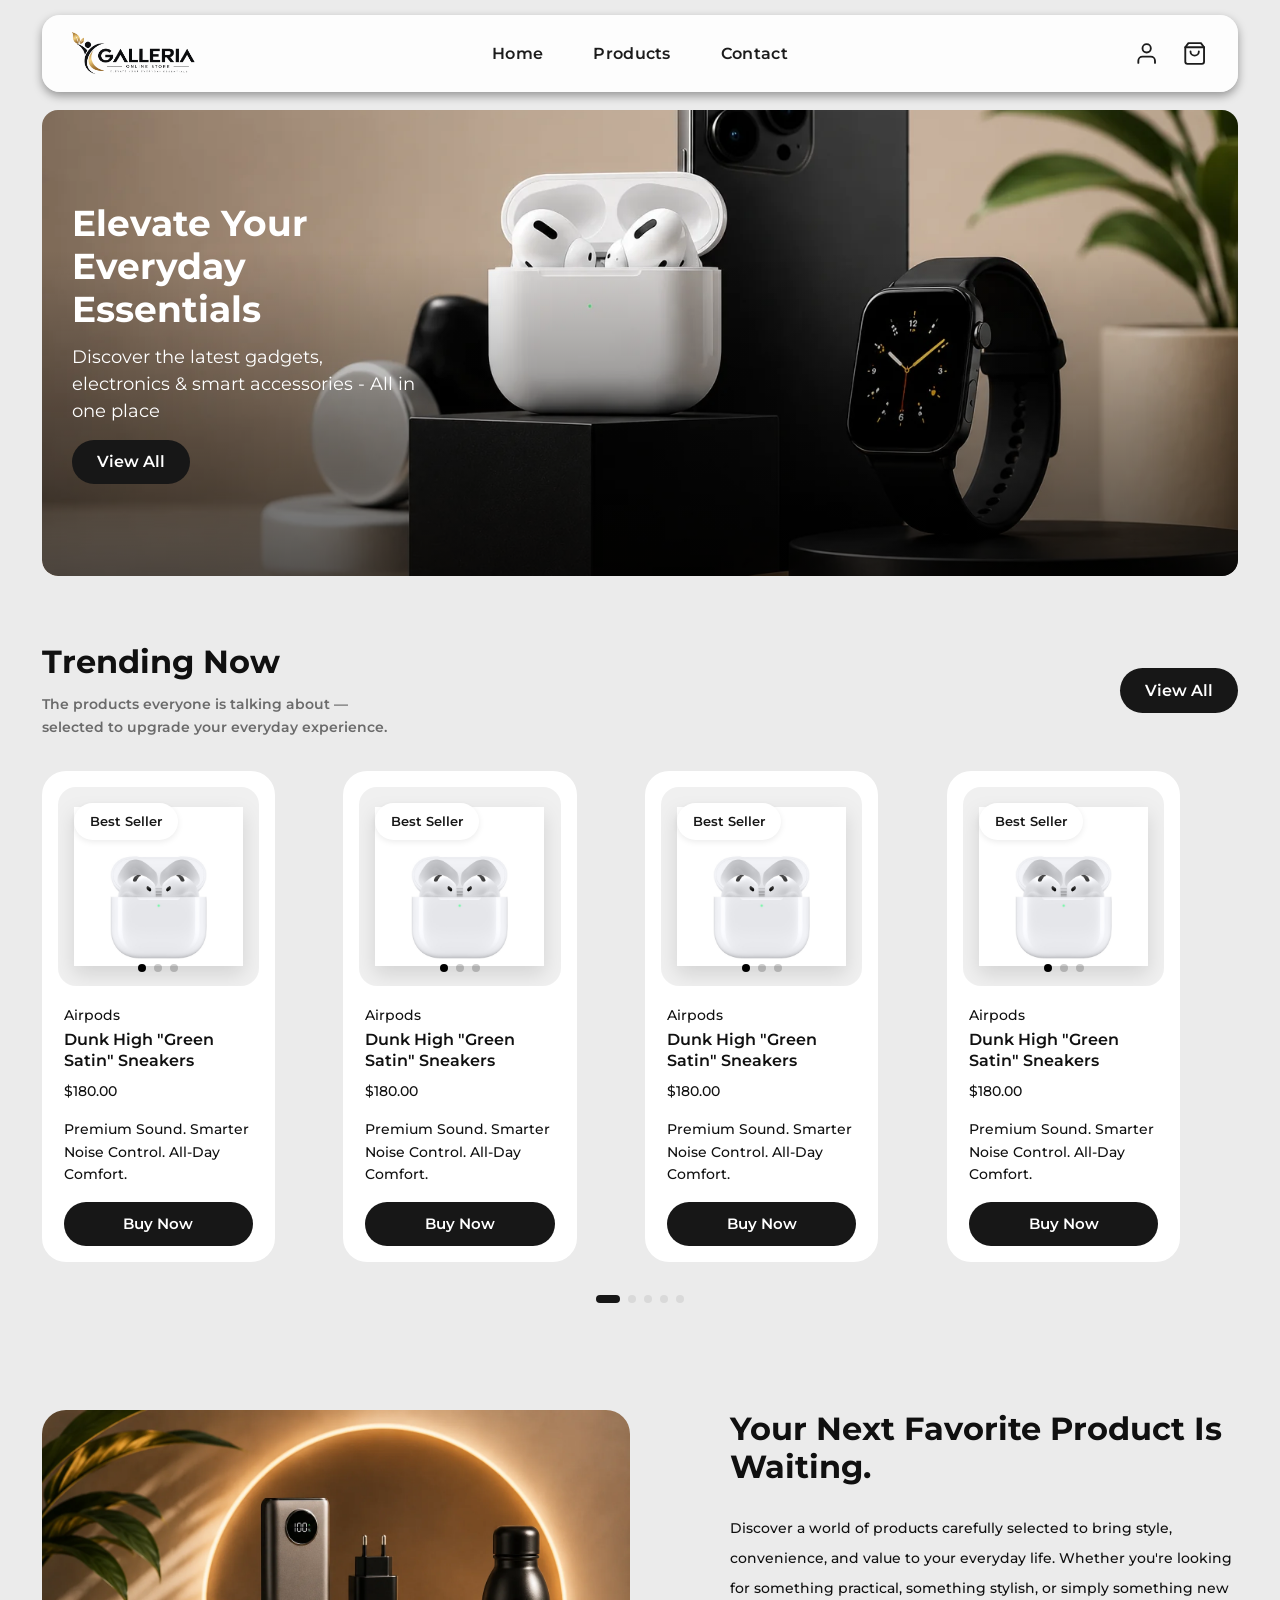
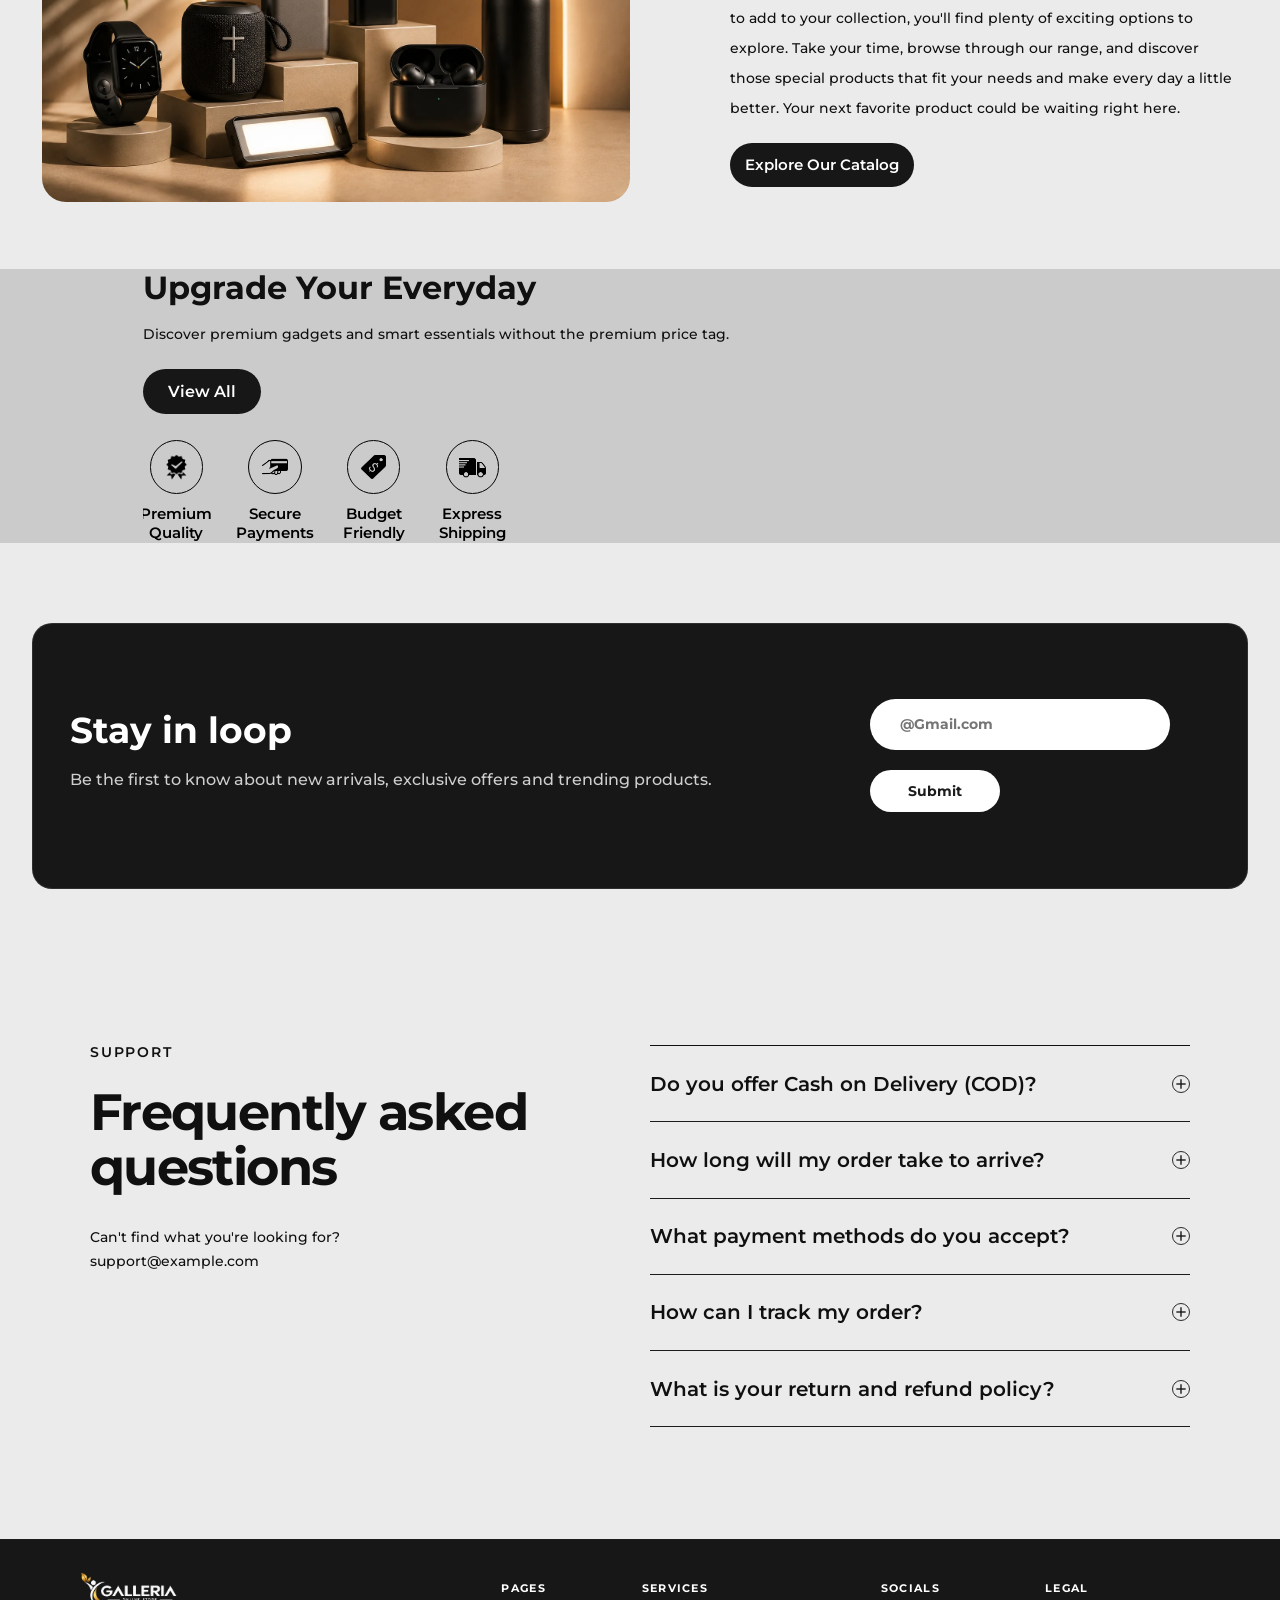
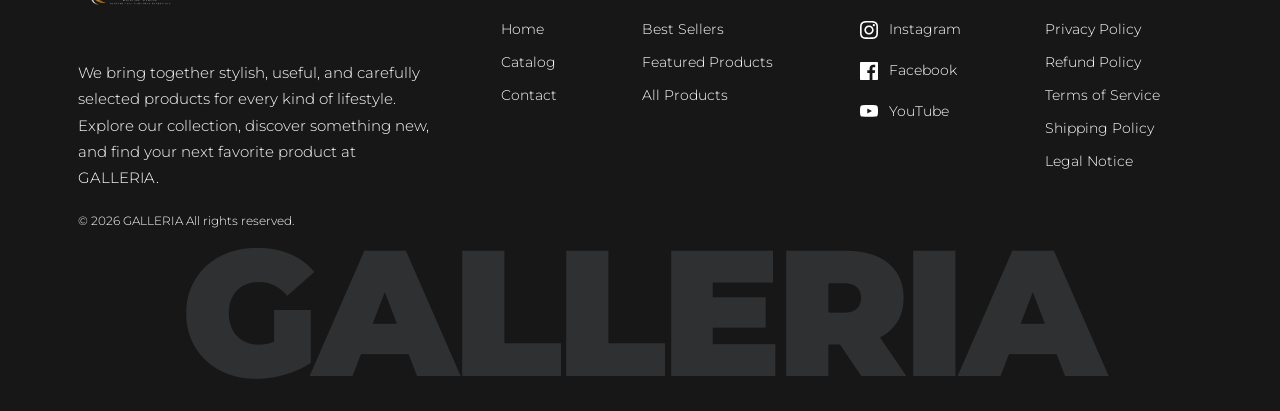
<file: index.html>
<!DOCTYPE html>
<html lang="en">

<head>
    <meta charset="UTF-8">
    <meta name="viewport" content="width=device-width, initial-scale=1.0">
    <title> Galleria | Home </title>
    <meta http-equiv="X-UA-Compatible" content="IE=7">
    <link rel="shortcut icon" href="assets/images/favicon/favicon.ico" type="image/x-icon">
    <link rel="stylesheet" href="assets/css/custom-style.css">
</head>

<body>
    <!-- NAVBAR START -->
    <nav class="navbar">
        <div class="custom-container">
            <div class="row">
                <div class="col-12 col-lg-12">
                    <div class="nav__wrap">
                        <div class="nav_right">
                            <div class="header_logo">
                                <a href="index.html">
                                    <img class="img-fluid" src="assets/images/galleria images/logo/logo-img.avif"
                                        alt="logo">
                                </a>
                            </div>
                        </div>
                        <div class="main-menu">
                            <button class="menu-close" aria-label="Close menu">
                                <svg viewBox="0 0 24 24" fill="none" stroke="currentColor" stroke-width="1.8"
                                    stroke-linecap="round" stroke-linejoin="round">
                                    <line x1="18" y1="6" x2="6" y2="18" />
                                    <line x1="6" y1="6" x2="18" y2="18" />
                                </svg>
                            </button>
                            <ul class="nav_item">
                                <li class="nav_items"><a href="index.html">Home</a></li>
                                <li class="nav_items"><a href="products-listing.html">Products</a></li>
                                <li class="nav_items"><a href="contact.html">Contact</a></li>
                            </ul>
                        </div>
                        <div class="nav_buttons">
                            <div class="icon_group">
                                <a href="">
                                    <svg viewBox="0 0 24 24" fill="none" stroke-width="1.8" stroke-linecap="round"
                                        stroke-linejoin="round">
                                        <path d="M20 21v-2a4 4 0 0 0-4-4H8a4 4 0 0 0-4 4v2" />
                                        <circle cx="12" cy="7" r="4" />
                                    </svg>
                                </a>

                                <a href="" class="nav_cart_btn" id="navCartBtn">
                                    <svg viewBox="0 0 24 24" fill="none" stroke-width="1.8" stroke-linecap="round"
                                        stroke-linejoin="round">
                                        <path d="M6 2 3 6v14a2 2 0 0 0 2 2h14a2 2 0 0 0 2-2V6l-3-4Z" />
                                        <path d="M3 6h18" />
                                        <path d="M16 10a4 4 0 0 1-8 0" />
                                    </svg>
                                </a>

                                <a href="#" class="hamburger-toggle">
                                    <svg viewBox="0 0 24 24" fill="none" stroke-width="1.8" stroke-linecap="round"
                                        stroke-linejoin="round">
                                        <line x1="3" y1="6" x2="21" y2="6" />
                                        <line x1="3" y1="12" x2="21" y2="12" />
                                        <line x1="3" y1="18" x2="21" y2="18" />
                                    </svg>
                                </a>
                            </div>
                        </div>
                    </div>
                </div>
            </div>
        </div>
    </nav>
    <!-- NAVBAR END -->

    <!-- place right after </nav> -->
    <div class="nav-backdrop"></div>
    <!-- NAVBAR END -->

    <!-- BANNER SECTION START -->
    <section class="banner_section">
        <div class="custom-container">
            <div class="banner_bg_wrap">
                <img class="bg-img" src="assets/images/galleria images/Banner img/banner-img.webp" alt="">
                <div class="banner_overlay"></div>
                <div class="row">
                    <div class="col-12 col-lg">
                        <div class="content-area">
                            <h2 class="heading fs-54 fw-700">Elevate Your<br>
                                Everyday<br> Essentials</h2>
                            <div class="cnt_wrap fs-24 fw-400">
                                <p>Discover the latest gadgets, electronics & smart accessories - All in one place</p>
                            </div>
                            <div class="view_all_button mt-15">
                                <a href="products-listing.html" class="view_all_text">
                                    View All
                                </a>
                            </div>
                        </div>
                    </div>
                </div>
            </div>
        </div>
    </section>
    <!-- BANNER SECTION END -->

    <!-- Tranding now SECTION START -->
    <section class="tranding_now_section">
        <div class="custom-container">
            <div class="row">
                <!-- TOP-BLOCK -->
                <div class="col-12 col-lg-12">
                    <div class="top-block">
                        <div class="content_area primary-text-color">
                            <h2 class="heading fs-48 fw-700">Trending Now</h2>
                            <div class="cnt_wrap fs-16 fw-600">
                                The products everyone is talking about — selected to upgrade your everyday experience.
                            </div>
                        </div>
                        <div class="view_all_button">
                            <a href="products-listing.html" class="view_all_text">
                                View All
                            </a>
                        </div>
                    </div>
                </div>
            </div>

            <!-- INNER CARDS -->
            <div class="tranding_now_inner">
                <div class="joureny__slider swiper resources__slider--static">
                    <div class="swiper-wrapper">
                        <!-- CARD 1 -->
                        <div class="swiper-slide">
                            <div class="product_cards">
                                <div class="product_bg">
                                    <div class="img_wrap">
                                        <span class="product_title">Best Seller</span>
                                        <div class="swiper img_swiper">
                                            <div class="swiper-wrapper">
                                                <div class="swiper-slide">
                                                    <img src="assets/images/galleria images/tranding now/airpods-4-select-202409_FV1.jpg"
                                                        alt="">
                                                </div>
                                                <div class="swiper-slide">
                                                    <img src="assets/images/galleria images/tranding now/airpods-4-select-202409_FV1.jpg"
                                                        alt="">
                                                </div>
                                                <div class="swiper-slide">
                                                    <img src="assets/images/galleria images/tranding now/airpods-4-select-202409_FV1.jpg"
                                                        alt="">
                                                </div>
                                            </div>
                                            <div class="swiper-pagination"></div>
                                        </div>
                                    </div>
                                    <div class="content_area primary-text-color">
                                        <p class="brand fs-14 fw-500">Airpods</p>
                                        <h2 class="heading fs-20 fw-600">Dunk High "Green Satin" Sneakers</h2>
                                        <div class="cnt_wrap fs-16 fw-500">
                                            <p>$180.00</p>
                                            <p>Premium Sound. Smarter Noise Control. All-Day Comfort.</p>
                                        </div>
                                        <div class="product_button">
                                            <a href="#" class="buy_now_btn">Buy Now</a>
                                        </div>
                                    </div>
                                </div>
                            </div>
                        </div>
                        <!-- CARD 2 -->
                        <div class="swiper-slide">
                            <div class="product_cards">
                                <div class="product_bg">
                                    <div class="img_wrap">
                                        <span class="product_title">Best Seller</span>
                                        <div class="swiper img_swiper">
                                            <div class="swiper-wrapper">
                                                <div class="swiper-slide">
                                                    <img src="assets/images/galleria images/tranding now/airpods-4-select-202409_FV1.jpg"
                                                        alt="">
                                                </div>
                                                <div class="swiper-slide">
                                                    <img src="assets/images/galleria images/tranding now/airpods-4-select-202409_FV1.jpg"
                                                        alt="">
                                                </div>
                                                <div class="swiper-slide">
                                                    <img src="assets/images/galleria images/tranding now/airpods-4-select-202409_FV1.jpg"
                                                        alt="">
                                                </div>
                                            </div>
                                            <div class="swiper-pagination"></div>
                                        </div>
                                    </div>
                                    <div class="content_area primary-text-color">
                                        <p class="brand fs-14 fw-500">Airpods</p>
                                        <h2 class="heading fs-20 fw-600">Dunk High "Green Satin" Sneakers</h2>
                                        <div class="cnt_wrap fs-16 fw-500">
                                            <p>$180.00</p>
                                            <p>Premium Sound. Smarter Noise Control. All-Day Comfort.</p>
                                        </div>
                                        <div class="product_button">
                                            <a href="#" class="buy_now_btn">Buy Now</a>
                                        </div>
                                    </div>
                                </div>
                            </div>
                        </div>
                        <!-- CARD 3 -->
                        <div class="swiper-slide">
                            <div class="product_cards">
                                <div class="product_bg">
                                    <div class="img_wrap">
                                        <span class="product_title">Best Seller</span>
                                        <div class="swiper img_swiper">
                                            <div class="swiper-wrapper">
                                                <div class="swiper-slide">
                                                    <img src="assets/images/galleria images/tranding now/airpods-4-select-202409_FV1.jpg"
                                                        alt="">
                                                </div>
                                                <div class="swiper-slide">
                                                    <img src="assets/images/galleria images/tranding now/airpods-4-select-202409_FV1.jpg"
                                                        alt="">
                                                </div>
                                                <div class="swiper-slide">
                                                    <img src="assets/images/galleria images/tranding now/airpods-4-select-202409_FV1.jpg"
                                                        alt="">
                                                </div>
                                            </div>
                                            <div class="swiper-pagination"></div>
                                        </div>
                                    </div>
                                    <div class="content_area primary-text-color">
                                        <p class="brand fs-14 fw-500">Airpods</p>
                                        <h2 class="heading fs-20 fw-600">Dunk High "Green Satin" Sneakers</h2>
                                        <div class="cnt_wrap fs-16 fw-500">
                                            <p>$180.00</p>
                                            <p>Premium Sound. Smarter Noise Control. All-Day Comfort.</p>
                                        </div>
                                        <div class="product_button">
                                            <a href="#" class="buy_now_btn">Buy Now</a>
                                        </div>
                                    </div>
                                </div>
                            </div>
                        </div>
                        <!-- CARD 4 -->
                        <div class="swiper-slide">
                            <div class="product_cards">
                                <div class="product_bg">
                                    <div class="img_wrap">
                                        <span class="product_title">Best Seller</span>
                                        <div class="swiper img_swiper">
                                            <div class="swiper-wrapper">
                                                <div class="swiper-slide">
                                                    <img src="assets/images/galleria images/tranding now/airpods-4-select-202409_FV1.jpg"
                                                        alt="">
                                                </div>
                                                <div class="swiper-slide">
                                                    <img src="assets/images/galleria images/tranding now/airpods-4-select-202409_FV1.jpg"
                                                        alt="">
                                                </div>
                                                <div class="swiper-slide">
                                                    <img src="assets/images/galleria images/tranding now/airpods-4-select-202409_FV1.jpg"
                                                        alt="">
                                                </div>
                                            </div>
                                            <div class="swiper-pagination"></div>
                                        </div>
                                    </div>
                                    <div class="content_area primary-text-color">
                                        <p class="brand fs-14 fw-500">Airpods</p>
                                        <h2 class="heading fs-20 fw-600">Dunk High "Green Satin" Sneakers</h2>
                                        <div class="cnt_wrap fs-16 fw-500">
                                            <p>$180.00</p>
                                            <p>Premium Sound. Smarter Noise Control. All-Day Comfort.</p>
                                        </div>
                                        <div class="product_button">
                                            <a href="#" class="buy_now_btn">Buy Now</a>
                                        </div>
                                    </div>
                                </div>
                            </div>
                        </div>
                        <!-- CARD 5 -->
                        <div class="swiper-slide">
                            <div class="product_cards">
                                <div class="product_bg">
                                    <div class="img_wrap">
                                        <span class="product_title">Best Seller</span>
                                        <div class="swiper img_swiper">
                                            <div class="swiper-wrapper">
                                                <div class="swiper-slide">
                                                    <img src="assets/images/galleria images/tranding now/airpods-4-select-202409_FV1.jpg"
                                                        alt="">
                                                </div>
                                                <div class="swiper-slide">
                                                    <img src="assets/images/galleria images/tranding now/airpods-4-select-202409_FV1.jpg"
                                                        alt="">
                                                </div>
                                                <div class="swiper-slide">
                                                    <img src="assets/images/galleria images/tranding now/airpods-4-select-202409_FV1.jpg"
                                                        alt="">
                                                </div>
                                            </div>
                                            <div class="swiper-pagination"></div>
                                        </div>
                                    </div>
                                    <div class="content_area primary-text-color">
                                        <p class="brand fs-14 fw-500">Airpods</p>
                                        <h2 class="heading fs-20 fw-600">Dunk High "Green Satin" Sneakers</h2>
                                        <div class="cnt_wrap fs-16 fw-500">
                                            <p>$180.00</p>
                                            <p>Premium Sound. Smarter Noise Control. All-Day Comfort.</p>
                                        </div>
                                        <div class="product_button">
                                            <a href="#" class="buy_now_btn">Buy Now</a>
                                        </div>
                                    </div>
                                </div>
                            </div>
                        </div>
                    </div>
                </div>
                <div class="tranding_now_pagination"></div>
            </div>
        </div>
        </div>
        </div>
    </section>
    <!-- Tranfing now SECTION END -->

    <!-- Favorite product section START -->
    <section class="favorite_product_section">
        <div class="custom-container">
            <div class="favorite_product_inner">
                <div class="row">
                    <!-- RIGHT BLOCK -->
                    <div class="col-12 col-lg-6">
                        <div class="right-block">
                            <div class="img__wrap">
                                <img src="assets/images/galleria images/Favorite-product/favorite-product-section-img.webp"
                                    alt="">
                            </div>
                        </div>
                    </div>

                    <!-- LEFT BLOCK -->
                    <div class="col-12 col-lg-6">
                        <div class="left-block">
                            <div class="content_area primary-text-color">
                                <h2 class="heading fs-48 fw-700">Your Next Favorite
                                    Product Is Waiting.</h2>
                                <div class="cnt_wrap fs-16 fw-500">
                                    <p>Discover a world of products carefully selected to bring style, convenience, and
                                        value to your everyday life. Whether you're looking for something practical,
                                        something stylish, or simply something new to add to your collection, you'll
                                        find plenty of exciting options to explore. Take your time, browse through our
                                        range, and discover those special products that fit your needs and make every
                                        day a little better. Your next favorite product could be waiting right here.
                                    </p>
                                </div>
                                <a href="products-listing.html" class="buy_now_btn">
                                    Explore Our Catalog
                                </a>
                            </div>
                        </div>
                    </div>
                </div>
            </div>
        </div>
    </section>
    <!-- Favorite product section END-->

    <!-- Discover premium section START -->
    <section class="discover_premium_section">
        <div class="custom-container">
            <div class="row">
                <div class="col-12 col-lg-6 offset-lg-1">
                    <div class="right-block">
                        <div class="content_area primary-text-color">
                            <h2 class="heading fs-48 fw-700">Upgrade Your Everyday</h2>
                            <div class="cnt_wrap fs-16 fw-500">
                                <p>Discover premium gadgets and smart essentials without the premium price tag.
                                </p>
                            </div>
                            <div class="view_all_button">
                                <a href="products-listing.html" class="view_all_text">
                                    View All
                                </a>
                            </div>
                        </div>
                        <div class="promise_icons">
                            <ul class="promise_icons_list d-flex">
                                <li class="promise_icons_items">
                                    <div class="promise_icon">
                                        <img class="img-flied"
                                            src="assets/images/galleria images/discover-premium/icons/icons8-guarantee-64.png"
                                            alt="">
                                    </div>
                                    <span class="promise_icon_title">Premium Quality</span>
                                </li>
                                <li class="promise_icons_items">
                                    <div class="promise_icon">
                                        <img class="img-flied"
                                            src="assets/images/galleria images/discover-premium/icons/icons8-card-payment-50.png"
                                            alt="">
                                    </div>
                                    <span class="promise_icon_title">Secure Payments</span>
                                </li>
                                <li class="promise_icons_items">
                                    <div class="promise_icon">
                                        <img class="img-flied"
                                            src="assets/images/galleria images/discover-premium/icons/icons8-price-tag-usd-50.png"
                                            alt="">
                                    </div>
                                    <span class="promise_icon_title">Budget Friendly</span>
                                </li>
                                <li class="promise_icons_items">
                                    <div class="promise_icon">
                                        <img class="img-flied"
                                            src="assets/images/galleria images/discover-premium/icons/icons8-in-transit-50.png"
                                            alt="">
                                    </div>
                                    <span class="promise_icon_title">Express Shipping</span>
                                </li>
                            </ul>
                        </div>
                    </div>
                </div>

                <div class="col-12 col-lg-5">
                    <div class="left-block">
                        <video class="discover_premium_section__video" autoplay muted loop playsinline>
                            <source
                                src="assets/images/galleria images/discover-premium/From Klickpin.com- Useful Curly Hair Tips for a Cozy Vibe-pin-id-1134484962412611636 (online-video-cutter.com) (1).mp4"
                                type="video/mp4">
                        </video>
                    </div>
                </div>
            </div>
        </div>
    </section>
    <!-- Discover premium END -->

    <!-- STAY IN LOOP  SECTION START -->
    <section class="stay_in_loop_section">
        <div class="stay_in_loop_box">
            <div class="content_area primary-text-color ">
                <h2 class="heading fs-54 fw-700">Stay in loop</h2>
                <div class="cnt_wrap fs-20 fw-500">
                    <p>Be the first to know about new arrivals, exclusive offers and trending products.</p>
                </div>
            </div>
            <div class="subscribe_us ">
                <input class="input" type="email" placeholder="@Gmail.com">
                <div class="subscribe_btn">
                    <a href="#" class="subscribe_btn_text d-flex justify-content-center">
                        Submit
                    </a>
                </div>
            </div>
        </div>
    </section>
    <!-- Tranfing now SECTION END -->

    <!-- FAQ SECTION STARTS -->
    <section class="faq-section">
        <div class="custom-container">
            <div class="row">
                <div class="col-12 col-lg-6">
                    <div class="faq-left primary-text-color">
                        <p class="faq-eyebrow">Support</p>
                        <h1 class="faq-heading">Frequently asked questions</h1>
                        <p class="faq-subtext">Can't find what you're looking for?<br>
                            <a href="mailto:support@example.com" class="faq-link">support@example.com</a>
                        </p>
                    </div>
                </div>
                <div class="col-12 col-lg-6">
                    <div class="faq-right">
                        <div class="faq-item">
                            <button class="faq-q" aria-expanded="false">
                                <span>Do you offer Cash on Delivery (COD)?</span>
                                <div class="faq-icon" aria-hidden="true">
                                    <svg viewBox="0 0 24 24" fill="none" stroke="currentColor" stroke-width="2">
                                        <line x1="12" y1="5" x2="12" y2="19" />
                                        <line x1="5" y1="12" x2="19" y2="12" />
                                    </svg>
                                </div>
                            </button>
                            <div class="faq-a" role="region">
                                <div class="faq-a-inner"
                                    data-text="Yes, Cash on Delivery is available for eligible orders and serviceable locations. A COD/delivery charge may apply and will be clearly shown at checkout before you place your order.">
                                </div>
                            </div>
                        </div>
                        <div class="faq-item">
                            <button class="faq-q" aria-expanded="false">
                                <span>How long will my order take to arrive? </span>
                                <div class="faq-icon" aria-hidden="true">
                                    <svg viewBox="0 0 24 24" fill="none" stroke="currentColor" stroke-width="2">
                                        <line x1="12" y1="5" x2="12" y2="19" />
                                        <line x1="5" y1="12" x2="19" y2="12" />
                                    </svg>
                                </div>
                            </button>
                            <div class="faq-a" role="region">
                                <div class="faq-a-inner"
                                    data-text="Orders are generally processed within 1–3 business days and delivery usually takes around 3–7 business days after dispatch, depending on your location and courier service.">
                                </div>
                            </div>
                        </div>

                        <div class="faq-item">
                            <button class="faq-q" aria-expanded="false">
                                <span>What payment methods do you accept?</span>
                                <div class="faq-icon" aria-hidden="true">
                                    <svg viewBox="0 0 24 24" fill="none" stroke="currentColor" stroke-width="2">
                                        <line x1="12" y1="5" x2="12" y2="19" />
                                        <line x1="5" y1="12" x2="19" y2="12" />
                                    </svg>
                                </div>
                            </button>
                            <div class="faq-a" role="region">
                                <div class="faq-a-inner"
                                    data-text="We accept secure online payments through Razorpay, including UPI, credit/debit cards, net banking and other supported payment methods. COD may also be available for eligible orders.">
                                </div>
                            </div>
                        </div>

                        <div class="faq-item">
                            <button class="faq-q" aria-expanded="false">
                                <span>How can I track my order?</span>
                                <div class="faq-icon" aria-hidden="true">
                                    <svg viewBox="0 0 24 24" fill="none" stroke="currentColor" stroke-width="2">
                                        <line x1="12" y1="5" x2="12" y2="19" />
                                        <line x1="5" y1="12" x2="19" y2="12" />
                                    </svg>
                                </div>
                            </button>
                            <div class="faq-a" role="region">
                                <div class="faq-a-inner"
                                    data-text="Once your order has been dispatched, tracking information will be shared through the contact details provided during checkout. You can use the tracking information to follow your shipment.">
                                </div>
                            </div>
                        </div>

                        <div class="faq-item">
                            <button class="faq-q" aria-expanded="false">
                                <span>What is your return and refund policy?</span>
                                <div class="faq-icon" aria-hidden="true">
                                    <svg viewBox="0 0 24 24" fill="none" stroke="currentColor" stroke-width="2">
                                        <line x1="12" y1="5" x2="12" y2="19" />
                                        <line x1="5" y1="12" x2="19" y2="12" />
                                    </svg>
                                </div>
                            </button>
                            <div class="faq-a" role="region">
                                <div class="faq-a-inner"
                                    data-text="If you receive a damaged, defective, incorrect or significantly different product, please contact us within the applicable return period. Our team will review your request and guide you through the return, replacement or refund process according to our Return & Refund Policy.">
                                </div>
                            </div>
                        </div>
                    </div>
                </div>
            </div>
        </div>
    </section>
    <!-- FAQ SECTION ENDS -->

    <!-- FOOTER -->
    <footer class="footer">
        <!-- Top Grid -->
        <div class="footer-grid">
            <!-- Brand Column -->
            <div class="row">
                <div class="col-12 col-lg-4">
                    <div class="footer-brand">
                        <div class="footer-logo">
                            <img src="assets/images/galleria images/logo/White logo.png" alt="CallForSites.dev logo"
                                class="footer-logo-img" />
                        </div>
                        <p class="footer-tagline">
                            We bring together stylish, useful, and carefully selected products for every kind of
                            lifestyle.
                            Explore our collection, discover something new, and find your next favorite product at
                            GALLERIA.
                        </p>
                        <p class="footer-copy">
                            &copy; <span id="year"></span> GALLERIA All rights reserved.
                        </p>
                    </div>
                </div>
                <div class="col-12 col-lg-8">
                    <div class="footer_pages">
                        <div class="footer-col">
                            <p class="footer-col-heading">Pages</p>
                            <ul class="footer-links">
                                <li><a href="index.html">Home</a></li>
                                <li><a href="#">Catalog</a></li>
                                <li><a href="contact.html">Contact</a></li>
                            </ul>
                        </div>
                        <!-- Services -->
                        <div class="footer-col">
                            <p class="footer-col-heading">Services</p>
                            <ul class="footer-links">
                                <li><a href="#"> Best Sellers</a></li>
                                <li><a href="#">Featured Products </a></li>
                                <li><a href="#">All Products </a></li>
                            </ul>
                        </div>

                        <!-- Socials -->
                        <div class="footer-col">
                            <p class="footer-col-heading pl-10">Socials</p>
                            <ul class="footer-links">
                                <li><a href="#">
                                        <div class="social_icon">
                                            <svg viewBox="0 0 24 24" xmlns="http://www.w3.org/2000/svg" role="img"
                                                aria-labelledby="instagram-logo" style="height: 24px;">
                                                <title id="instagram-logo">Instagram</title>
                                                <path fill="#fff"
                                                    d="M16.8196 8.27581C17.4161 8.27581 17.8996 7.79226 17.8996 7.19579C17.8996 6.59931 17.4161 6.1158 16.8196 6.1158C16.2231 6.1158 15.7396 6.59931 15.7396 7.19579C15.7396 7.79226 16.2231 8.27581 16.8196 8.27581Z">
                                                </path>
                                                <path fill="#fff" fill-rule="evenodd"
                                                    d="M12.0154 7.37838C9.46291 7.37838 7.39373 9.44757 7.39373 12C7.39373 14.5525 9.46291 16.6217 12.0154 16.6217C14.5678 16.6217 16.637 14.5525 16.637 12C16.637 9.44757 14.5678 7.37838 12.0154 7.37838ZM9.01535 12C9.01535 13.6569 10.3585 15 12.0154 15C13.6722 15 15.0154 13.6569 15.0154 12C15.0154 10.3432 13.6722 9 12.0154 9C10.3585 9 9.01535 10.3432 9.01535 12Z">
                                                </path>
                                                <path fill="#fff"
                                                    d="M12.0154 3C9.57109 3 9.26464 3.01036 8.30469 3.05416C7.34671 3.09789 6.69251 3.25001 6.12 3.47251C5.52817 3.70251 5.02627 4.01025 4.52593 4.51058C4.02559 5.01092 3.71785 5.51283 3.48785 6.10466C3.26535 6.67716 3.11323 7.33137 3.06951 8.28935C3.02571 9.24926 3.01538 9.55575 3.01538 12C3.01538 14.4443 3.02571 14.7508 3.06951 15.7107C3.11323 16.6687 3.26535 17.3229 3.48785 17.8954C3.71785 18.4872 4.02559 18.9891 4.52593 19.4895C5.02627 19.9898 5.52817 20.2975 6.12 20.5275C6.69251 20.75 7.34671 20.9021 8.30469 20.9459C9.26464 20.9897 9.57109 21 12.0154 21C14.4596 21 14.7661 20.9897 15.726 20.9459C16.684 20.9021 17.3382 20.75 17.9107 20.5275C18.5026 20.2975 19.0045 19.9898 19.5048 19.4895C20.0051 18.9891 20.3129 18.4872 20.5429 17.8954C20.7654 17.3229 20.9175 16.6687 20.9612 15.7107C21.005 14.7508 21.0154 14.4443 21.0154 12C21.0154 9.55575 21.005 9.24926 20.9612 8.28935C20.9175 7.33137 20.7654 6.67716 20.5429 6.10466C20.3129 5.51283 20.0051 5.01092 19.5048 4.51058C19.0045 4.01025 18.5026 3.70251 17.9107 3.47251C17.3382 3.25001 16.684 3.09789 15.726 3.05416C14.7661 3.01036 14.4596 3 12.0154 3ZM12.0154 4.62165C14.4185 4.62165 14.7031 4.6308 15.6521 4.6741C16.5296 4.71415 17.0062 4.86077 17.3233 4.98398C17.7434 5.14725 18.0432 5.34231 18.3582 5.65723C18.6731 5.97215 18.8681 6.272 19.0314 6.69206C19.1546 7.00923 19.3012 7.48577 19.3413 8.36323C19.3846 9.31228 19.3937 9.5969 19.3937 12C19.3937 14.4031 19.3846 14.6878 19.3413 15.6368C19.3012 16.5143 19.1546 16.9908 19.0314 17.308C18.8681 17.728 18.6731 18.0279 18.3582 18.3428C18.0432 18.6577 17.7434 18.8528 17.3233 19.016C17.0062 19.1393 16.5296 19.2859 15.6521 19.3259C14.7032 19.3692 14.4186 19.3784 12.0154 19.3784C9.61211 19.3784 9.32748 19.3692 8.37861 19.3259C7.50112 19.2859 7.02457 19.1393 6.70744 19.016C6.28734 18.8528 5.9875 18.6577 5.67258 18.3428C5.35766 18.0279 5.16259 17.728 4.99936 17.308C4.87611 16.9908 4.72949 16.5143 4.68944 15.6368C4.64615 14.6878 4.637 14.4031 4.637 12C4.637 9.5969 4.64615 9.31228 4.68944 8.36323C4.72949 7.48577 4.87611 7.00923 4.99936 6.69206C5.16259 6.272 5.35766 5.97215 5.67258 5.65723C5.9875 5.34231 6.28734 5.14725 6.70744 4.98398C7.02457 4.86077 7.50112 4.71415 8.37861 4.6741C9.32748 4.6308 9.61211 4.62165 12.0154 4.62165Z">
                                                </path>
                                            </svg>
                                        </div>
                                        <span class="social_name">Instagram</span>
                                    </a></li>
                                <li><a href="#">
                                        <div class="social_icon">
                                            <svg viewBox="0 0 24 24" xmlns="http://www.w3.org/2000/svg" role="img"
                                                aria-labelledby="facebook-logo" style="height: 24px;">
                                                <title id="facebook-logo">Facebook</title>
                                                <path fill="#fff"
                                                    d="M3.9936 3C3.4446 3 3 3.4446 3 3.9936V20.0064C3 20.5545 3.4446 21 3.9936 21H12.6147V14.0295H10.2684V11.3124H12.6147V9.309C12.6147 6.9843 14.034 5.718 16.1085 5.718C17.1021 5.718 17.9553 5.7927 18.2046 5.8251V8.2551L16.7664 8.256C15.6378 8.256 15.42 8.7915 15.42 9.5781V11.3124H18.1101L17.7591 14.0295H15.42V21H20.0064C20.5554 21 21 20.5545 21 20.0064V3.9936C21 3.4446 20.5554 3 20.0064 3H3.9936Z">
                                                </path>
                                            </svg>
                                        </div>
                                        <span class="social_name">Facebook</span>
                                    </a></li>
                                <li><a href="#">
                                        <div class="social_icon">
                                            <svg viewBox="0 0 24 24" xmlns="http://www.w3.org/2000/svg" role="img"
                                                aria-labelledby="youtube-logo" style="height: 24px;">
                                                <title id="youtube-logo">YouTube</title>
                                                <path fill="#fff"
                                                    d="M20.6883 7.9079c-.2201-.905-1.0031-1.572-1.9457-1.6721C16.5106 6 14.2516 5.9993 12.0025 6c-2.2492-.0008-4.5082 0-6.7402.2357-.9426.1-1.7256.767-1.9457 1.672C3.0033 9.1969 3 10.6029 3 11.9296c0 1.3267 0 2.7334.3125 4.0216.221.905 1.0031 1.5728 1.9457 1.6721 2.232.2357 4.491.2364 6.7402.2357 2.2491.0007 4.5081 0 6.7401-.2357.9426-.0993 1.7256-.7671 1.9457-1.6721.3133-1.2882.3158-2.6949.3158-4.0216 0-1.3267.0016-2.7327-.3117-4.0216Zm-10.3819 6.5364V9.6185l4.6571 2.4125-4.6571 2.4133Z">
                                                </path>
                                            </svg>
                                        </div>
                                        <span class="social_name">YouTube</span>
                                    </a></li>
                            </ul>
                        </div>

                        <!-- Legal -->
                        <div class="footer-col">
                            <p class="footer-col-heading">Legal</p>
                            <ul class="footer-links">
                                <li><a href="privacy-policy.html">Privacy Policy</a></li>
                                <li><a href="refund-policy.html">Refund Policy</a></li>
                                <li><a href="terms-of-service.html">Terms of Service</a></li>
                                <li><a href="shipping-policy.html">Shipping Policy</a></li>
                                <li><a href="legal-notice.html">Legal Notice</a></li>
                            </ul>
                        </div>
                    </div>
                    <!-- Pages -->
                </div>
            </div>
        </div>

        <!-- Big Watermark -->
        <div class="footer-watermark" aria-hidden="true">GALLERIA</div>

    </footer>
    <!-- FOOTER -->

</body>
<script src="assets/js/component.js"></script>
<script src="assets/js/custom-script.js"></script>
<script src="assets/js/home.js"></script>
<script src="assets/js/nav.js"></script>
<script src="assets/js/checkout.js"></script>

<script>

</script>

</html>
</file>
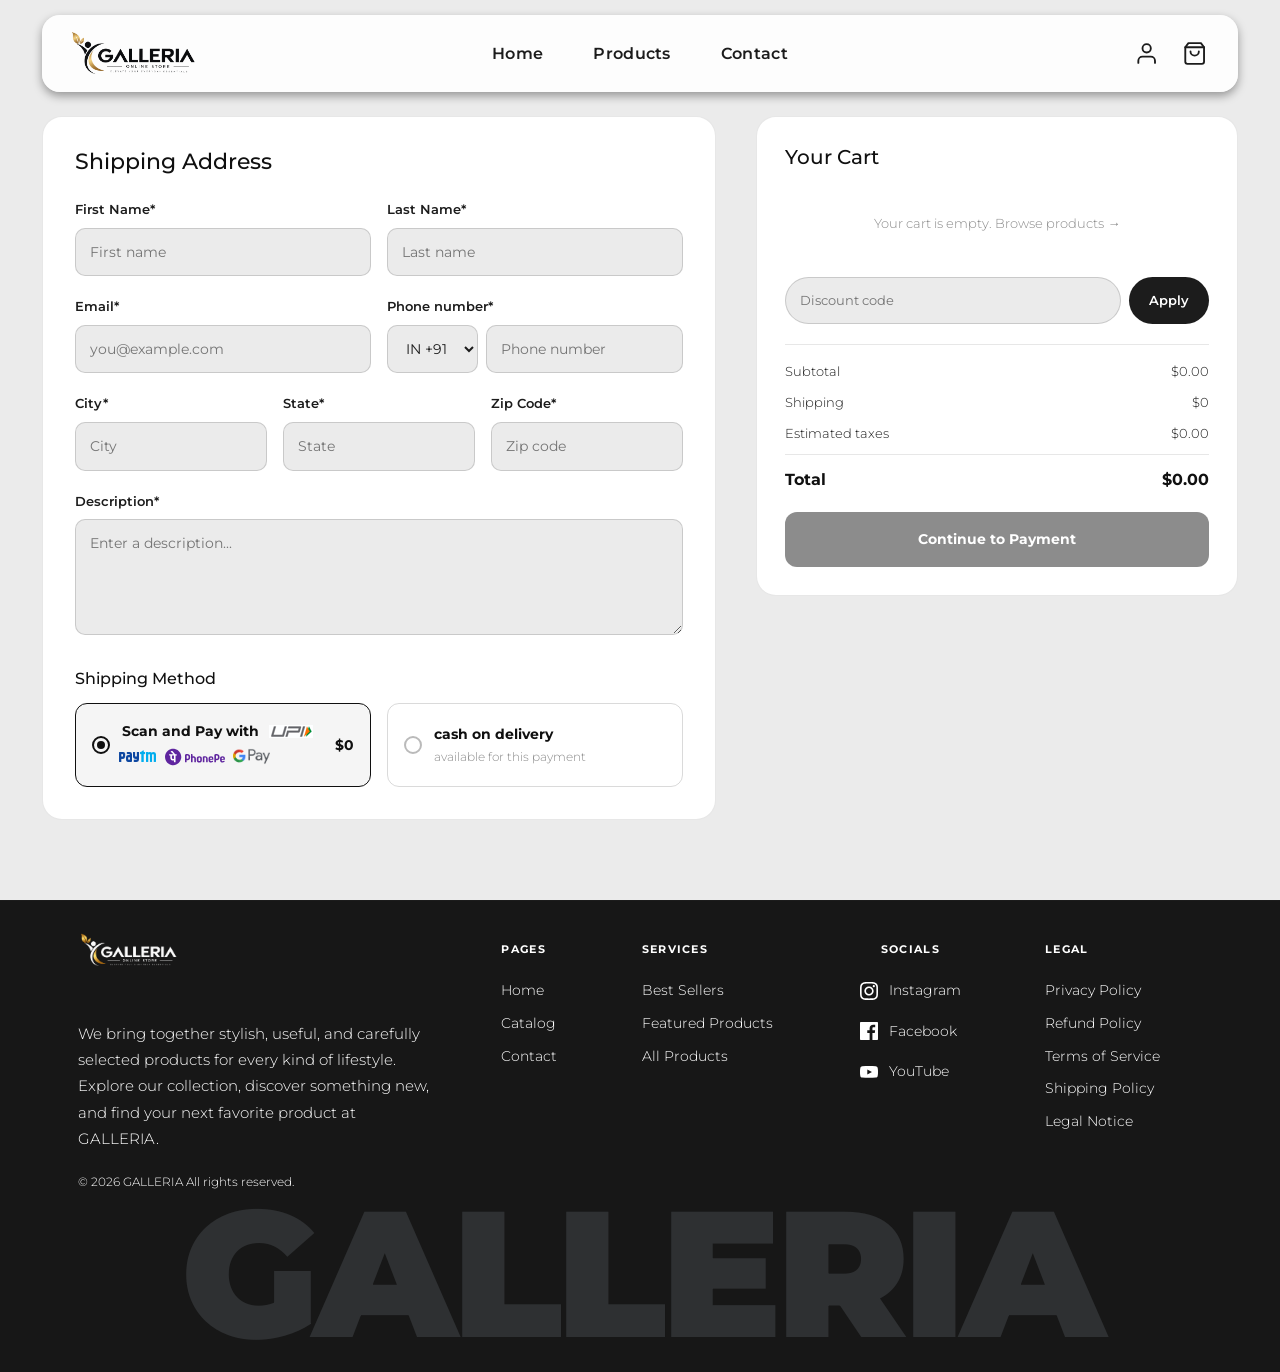
<file: checkout.html>
<!DOCTYPE html>
<html lang="en">

<head>
    <meta charset="UTF-8">
    <meta name="viewport" content="width=device-width, initial-scale=1.0">
    <title> Galleria | Checkout </title>
    <meta http-equiv="X-UA-Compatible" content="IE=7">
    <link rel="shortcut icon" href="assets/images/favicon/favicon.ico" type="image/x-icon">
    <link rel="stylesheet" href="assets/css/custom-style.css">
    <link rel="stylesheet" href="assets/css/checkout.css">
</head>

<body>
    <!-- NAVBAR START -->
    <nav class="navbar">
        <div class="custom-container">
            <div class="row">
                <div class="col-12 col-lg-12">
                    <div class="nav__wrap">
                        <div class="nav_right">
                            <div class="header_logo">
                                <a href="index.html">
                                    <img class="img-fluid" src="assets/images/galleria images/logo/logo-img.avif"
                                        alt="logo">
                                </a>
                            </div>
                        </div>
                        <div class="main-menu">
                            <button class="menu-close" aria-label="Close menu">
                                <svg viewBox="0 0 24 24" fill="none" stroke="currentColor" stroke-width="1.8"
                                    stroke-linecap="round" stroke-linejoin="round">
                                    <line x1="18" y1="6" x2="6" y2="18" />
                                    <line x1="6" y1="6" x2="18" y2="18" />
                                </svg>
                            </button>
                            <ul class="nav_item">
                                <li class="nav_items"><a href="index.html">Home</a></li>
                                <li class="nav_items"><a href="products-listing.html">Products</a></li>
                                <li class="nav_items"><a href="contact.html">Contact</a></li>
                            </ul>
                        </div>
                        <div class="nav_buttons">
                            <div class="icon_group">
                                <a href="">
                                    <svg viewBox="0 0 24 24" fill="none" stroke-width="1.8" stroke-linecap="round"
                                        stroke-linejoin="round">
                                        <path d="M20 21v-2a4 4 0 0 0-4-4H8a4 4 0 0 0-4 4v2" />
                                        <circle cx="12" cy="7" r="4" />
                                    </svg>
                                </a>

                                <a href="" class="nav_cart_btn" id="navCartBtn">
                                    <svg viewBox="0 0 24 24" fill="none" stroke-width="1.8" stroke-linecap="round"
                                        stroke-linejoin="round">
                                        <path d="M6 2 3 6v14a2 2 0 0 0 2 2h14a2 2 0 0 0 2-2V6l-3-4Z" />
                                        <path d="M3 6h18" />
                                        <path d="M16 10a4 4 0 0 1-8 0" />
                                    </svg>
                                </a>

                                <a href="#" class="hamburger-toggle">
                                    <svg viewBox="0 0 24 24" fill="none" stroke-width="1.8" stroke-linecap="round"
                                        stroke-linejoin="round">
                                        <line x1="3" y1="6" x2="21" y2="6" />
                                        <line x1="3" y1="12" x2="21" y2="12" />
                                        <line x1="3" y1="18" x2="21" y2="18" />
                                    </svg>
                                </a>
                            </div>
                        </div>
                    </div>
                </div>
            </div>
        </div>
    </nav>
    <!-- NAVBAR END -->

    <!-- CHECKOUT START -->
    <div class="custom-container">
        <div class="checkout-wrap">
            <div class="checkout-form">
                <h2>Shipping Address</h2>
                <form id="shippingForm">
                    <div class="form-row two-col">
                        <div class="field">
                            <label for="firstName">First Name*</label>
                            <input type="text" id="firstName" required placeholder="First name">
                        </div>
                        <div class="field">
                            <label for="lastName">Last Name*</label>
                            <input type="text" id="lastName" required placeholder="Last name">
                        </div>
                    </div>

                    <div class="form-row two-col">
                        <div class="field">
                            <label for="email">Email*</label>
                            <input type="email" id="email" required placeholder="you@example.com">
                        </div>
                        <div class="field">
                            <label for="phone">Phone number*</label>
                            <div class="phone-field">
                                <select id="phoneCode">
                                    <option value="+91">IN +91</option>

                                </select>
                                <input type="tel" id="phone" required placeholder="Phone number">
                            </div>
                        </div>
                    </div>

                    <div class="form-row three-col">
                        <div class="field">
                            <label for="city">City*</label>
                            <input type="text" id="city" required placeholder="City">
                        </div>
                        <div class="field">
                            <label for="state">State*</label>
                            <input type="text" id="state" required placeholder="State">
                        </div>
                        <div class="field">
                            <label for="zip">Zip Code*</label>
                            <input type="text" id="zip" required placeholder="Zip code">
                        </div>
                    </div>

                    <div class="form-row">
                        <div class="field">
                            <label for="description">Description*</label>
                            <textarea id="description" rows="4" placeholder="Enter a description..."></textarea>
                        </div>
                    </div>

                    <h3 class="shipping-method-label">Shipping Method</h3>
                    <div class="shipping-methods" id="shippingMethods">
                        <label class="shipping-method active">
                            <input type="radio" name="shippingMethod" value="0" checked>
                            <span class="dot"></span>
                            <span class="method-text">
                                <div class="method-name">
                                    Scan and Pay with
                                    <div class="upi-logo">
                                        <img src="assets/images/galleria images/upi/upi_tag._CB485935515_.png" alt="">
                                    </div>
                                </div>
                                <ul class="upi_companies">
                                    <li class="upi_companies">
                                        <img src="assets/images/galleria images/upi/icons8-paytm-48.png" alt="">
                                    </li>
                                    <li class="upi_companies">
                                        <img src="assets/images/galleria images/upi/download (1).svg" alt="">
                                    </li>
                                    <li class="upi_companies">
                                        <img src="assets/images/galleria images/upi/icons8-google-pay-96.png" alt="">
                                    </li>
                                </ul>
                            </span>
                            <span class="method-price">$0</span>
                        </label>
                        <label class="shipping-method">
                            <input type="radio" name="shippingMethod" value="9">
                            <span class="dot"></span>
                            <span class="method-text">
                                <span class="method-name">cash on delivery</span>
                                <span class="method-time">available for this payment</span>
                            </span>
                            <span class="method-price"></span>
                        </label>
                    </div>
                </form>
            </div>

            <aside class="checkout-cart">
                <h2>Your Cart</h2>

                <div class="cart-items" id="cartItems"></div>

                <div class="discount-row">
                    <input type="text" id="discountCode" placeholder="Discount code">
                    <button type="button" id="applyDiscount">Apply</button>
                </div>

                <div class="totals">
                    <div class="totals-row">
                        <span>Subtotal</span>
                        <span id="subtotalValue">$0.00</span>
                    </div>
                    <div class="totals-row">
                        <span>Shipping</span>
                        <span id="shippingValue">$0</span>
                    </div>
                    <div class="totals-row">
                        <span>Estimated taxes</span>
                        <span id="taxValue">$0.00</span>
                    </div>
                    <div class="totals-row total">
                        <span>Total</span>
                        <span id="totalValue">$0.00</span>
                    </div>
                </div>

                <button class="continue-btn" id="continueBtn">Continue to Payment</button>
            </aside>

        </div>
    </div>
    <!-- CHECKOUT END -->

    <!-- FOOTER -->
    <footer class="footer">
        <!-- Top Grid -->
        <div class="footer-grid">
            <!-- Brand Column -->
            <div class="row">
                <div class="col-12 col-lg-4">
                    <div class="footer-brand">
                        <div class="footer-logo">
                            <img src="assets/images/galleria images/logo/White logo.png" alt="CallForSites.dev logo"
                                class="footer-logo-img" />
                        </div>
                        <p class="footer-tagline">
                            We bring together stylish, useful, and carefully selected products for every kind of
                            lifestyle.
                            Explore our collection, discover something new, and find your next favorite product at
                            GALLERIA.
                        </p>
                        <p class="footer-copy">
                            &copy; <span id="year"></span> GALLERIA All rights reserved.
                        </p>
                    </div>
                </div>
                <div class="col-12 col-lg-8">
                    <div class="footer_pages">
                        <div class="footer-col">
                            <p class="footer-col-heading">Pages</p>
                            <ul class="footer-links">
                                <li><a href="index.html">Home</a></li>
                                <li><a href="#">Catalog</a></li>
                                <li><a href="contact.html">Contact</a></li>
                            </ul>
                        </div>
                        <!-- Services -->
                        <div class="footer-col">
                            <p class="footer-col-heading">Services</p>
                            <ul class="footer-links">
                                <li><a href="#"> Best Sellers</a></li>
                                <li><a href="#">Featured Products </a></li>
                                <li><a href="#">All Products </a></li>
                            </ul>
                        </div>

                        <!-- Socials -->
                        <div class="footer-col">
                            <p class="footer-col-heading pl-10">Socials</p>
                            <ul class="footer-links">
                                <li><a href="#">
                                        <div class="social_icon">
                                            <svg viewBox="0 0 24 24" xmlns="http://www.w3.org/2000/svg" role="img"
                                                aria-labelledby="instagram-logo" style="height: 24px;">
                                                <title id="instagram-logo">Instagram</title>
                                                <path fill="#fff"
                                                    d="M16.8196 8.27581C17.4161 8.27581 17.8996 7.79226 17.8996 7.19579C17.8996 6.59931 17.4161 6.1158 16.8196 6.1158C16.2231 6.1158 15.7396 6.59931 15.7396 7.19579C15.7396 7.79226 16.2231 8.27581 16.8196 8.27581Z">
                                                </path>
                                                <path fill="#fff" fill-rule="evenodd"
                                                    d="M12.0154 7.37838C9.46291 7.37838 7.39373 9.44757 7.39373 12C7.39373 14.5525 9.46291 16.6217 12.0154 16.6217C14.5678 16.6217 16.637 14.5525 16.637 12C16.637 9.44757 14.5678 7.37838 12.0154 7.37838ZM9.01535 12C9.01535 13.6569 10.3585 15 12.0154 15C13.6722 15 15.0154 13.6569 15.0154 12C15.0154 10.3432 13.6722 9 12.0154 9C10.3585 9 9.01535 10.3432 9.01535 12Z">
                                                </path>
                                                <path fill="#fff"
                                                    d="M12.0154 3C9.57109 3 9.26464 3.01036 8.30469 3.05416C7.34671 3.09789 6.69251 3.25001 6.12 3.47251C5.52817 3.70251 5.02627 4.01025 4.52593 4.51058C4.02559 5.01092 3.71785 5.51283 3.48785 6.10466C3.26535 6.67716 3.11323 7.33137 3.06951 8.28935C3.02571 9.24926 3.01538 9.55575 3.01538 12C3.01538 14.4443 3.02571 14.7508 3.06951 15.7107C3.11323 16.6687 3.26535 17.3229 3.48785 17.8954C3.71785 18.4872 4.02559 18.9891 4.52593 19.4895C5.02627 19.9898 5.52817 20.2975 6.12 20.5275C6.69251 20.75 7.34671 20.9021 8.30469 20.9459C9.26464 20.9897 9.57109 21 12.0154 21C14.4596 21 14.7661 20.9897 15.726 20.9459C16.684 20.9021 17.3382 20.75 17.9107 20.5275C18.5026 20.2975 19.0045 19.9898 19.5048 19.4895C20.0051 18.9891 20.3129 18.4872 20.5429 17.8954C20.7654 17.3229 20.9175 16.6687 20.9612 15.7107C21.005 14.7508 21.0154 14.4443 21.0154 12C21.0154 9.55575 21.005 9.24926 20.9612 8.28935C20.9175 7.33137 20.7654 6.67716 20.5429 6.10466C20.3129 5.51283 20.0051 5.01092 19.5048 4.51058C19.0045 4.01025 18.5026 3.70251 17.9107 3.47251C17.3382 3.25001 16.684 3.09789 15.726 3.05416C14.7661 3.01036 14.4596 3 12.0154 3ZM12.0154 4.62165C14.4185 4.62165 14.7031 4.6308 15.6521 4.6741C16.5296 4.71415 17.0062 4.86077 17.3233 4.98398C17.7434 5.14725 18.0432 5.34231 18.3582 5.65723C18.6731 5.97215 18.8681 6.272 19.0314 6.69206C19.1546 7.00923 19.3012 7.48577 19.3413 8.36323C19.3846 9.31228 19.3937 9.5969 19.3937 12C19.3937 14.4031 19.3846 14.6878 19.3413 15.6368C19.3012 16.5143 19.1546 16.9908 19.0314 17.308C18.8681 17.728 18.6731 18.0279 18.3582 18.3428C18.0432 18.6577 17.7434 18.8528 17.3233 19.016C17.0062 19.1393 16.5296 19.2859 15.6521 19.3259C14.7032 19.3692 14.4186 19.3784 12.0154 19.3784C9.61211 19.3784 9.32748 19.3692 8.37861 19.3259C7.50112 19.2859 7.02457 19.1393 6.70744 19.016C6.28734 18.8528 5.9875 18.6577 5.67258 18.3428C5.35766 18.0279 5.16259 17.728 4.99936 17.308C4.87611 16.9908 4.72949 16.5143 4.68944 15.6368C4.64615 14.6878 4.637 14.4031 4.637 12C4.637 9.5969 4.64615 9.31228 4.68944 8.36323C4.72949 7.48577 4.87611 7.00923 4.99936 6.69206C5.16259 6.272 5.35766 5.97215 5.67258 5.65723C5.9875 5.34231 6.28734 5.14725 6.70744 4.98398C7.02457 4.86077 7.50112 4.71415 8.37861 4.6741C9.32748 4.6308 9.61211 4.62165 12.0154 4.62165Z">
                                                </path>
                                            </svg>
                                        </div>
                                        <span class="social_name">Instagram</span>
                                    </a></li>
                                <li><a href="#">
                                        <div class="social_icon">
                                            <svg viewBox="0 0 24 24" xmlns="http://www.w3.org/2000/svg" role="img"
                                                aria-labelledby="facebook-logo" style="height: 24px;">
                                                <title id="facebook-logo">Facebook</title>
                                                <path fill="#fff"
                                                    d="M3.9936 3C3.4446 3 3 3.4446 3 3.9936V20.0064C3 20.5545 3.4446 21 3.9936 21H12.6147V14.0295H10.2684V11.3124H12.6147V9.309C12.6147 6.9843 14.034 5.718 16.1085 5.718C17.1021 5.718 17.9553 5.7927 18.2046 5.8251V8.2551L16.7664 8.256C15.6378 8.256 15.42 8.7915 15.42 9.5781V11.3124H18.1101L17.7591 14.0295H15.42V21H20.0064C20.5554 21 21 20.5545 21 20.0064V3.9936C21 3.4446 20.5554 3 20.0064 3H3.9936Z">
                                                </path>
                                            </svg>
                                        </div>
                                        <span class="social_name">Facebook</span>
                                    </a></li>
                                <li><a href="#">
                                        <div class="social_icon">
                                            <svg viewBox="0 0 24 24" xmlns="http://www.w3.org/2000/svg" role="img"
                                                aria-labelledby="youtube-logo" style="height: 24px;">
                                                <title id="youtube-logo">YouTube</title>
                                                <path fill="#fff"
                                                    d="M20.6883 7.9079c-.2201-.905-1.0031-1.572-1.9457-1.6721C16.5106 6 14.2516 5.9993 12.0025 6c-2.2492-.0008-4.5082 0-6.7402.2357-.9426.1-1.7256.767-1.9457 1.672C3.0033 9.1969 3 10.6029 3 11.9296c0 1.3267 0 2.7334.3125 4.0216.221.905 1.0031 1.5728 1.9457 1.6721 2.232.2357 4.491.2364 6.7402.2357 2.2491.0007 4.5081 0 6.7401-.2357.9426-.0993 1.7256-.7671 1.9457-1.6721.3133-1.2882.3158-2.6949.3158-4.0216 0-1.3267.0016-2.7327-.3117-4.0216Zm-10.3819 6.5364V9.6185l4.6571 2.4125-4.6571 2.4133Z">
                                                </path>
                                            </svg>
                                        </div>
                                        <span class="social_name">YouTube</span>
                                    </a></li>
                            </ul>
                        </div>

                        <!-- Legal -->
                        <div class="footer-col">
                            <p class="footer-col-heading">Legal</p>
                            <ul class="footer-links">
                                <li><a href="privacy-policy.html">Privacy Policy</a></li>
                                <li><a href="refund-policy.html">Refund Policy</a></li>
                                <li><a href="terms-of-service.html">Terms of Service</a></li>
                                <li><a href="shipping-policy.html">Shipping Policy</a></li>
                                <li><a href="legal-notice.html">Legal Notice</a></li>
                            </ul>
                        </div>
                    </div>
                    <!-- Pages -->
                </div>
            </div>
        </div>

        <!-- Big Watermark -->
        <div class="footer-watermark" aria-hidden="true">GALLERIA</div>

    </footer>
    <!-- FOOTER -->
</body>
<script src="assets/js/component.js"></script>
<script src="assets/js/custom-script.js"></script>
<script src="assets/js/nav.js"></script>
<script src="assets/js/products-listing.js"></script>
<script src="assets/js/cart.js"></script>
<script src="assets/js/checkout.js"></script>
<script src="assets/js/home.js"></script>

</html>
</file>
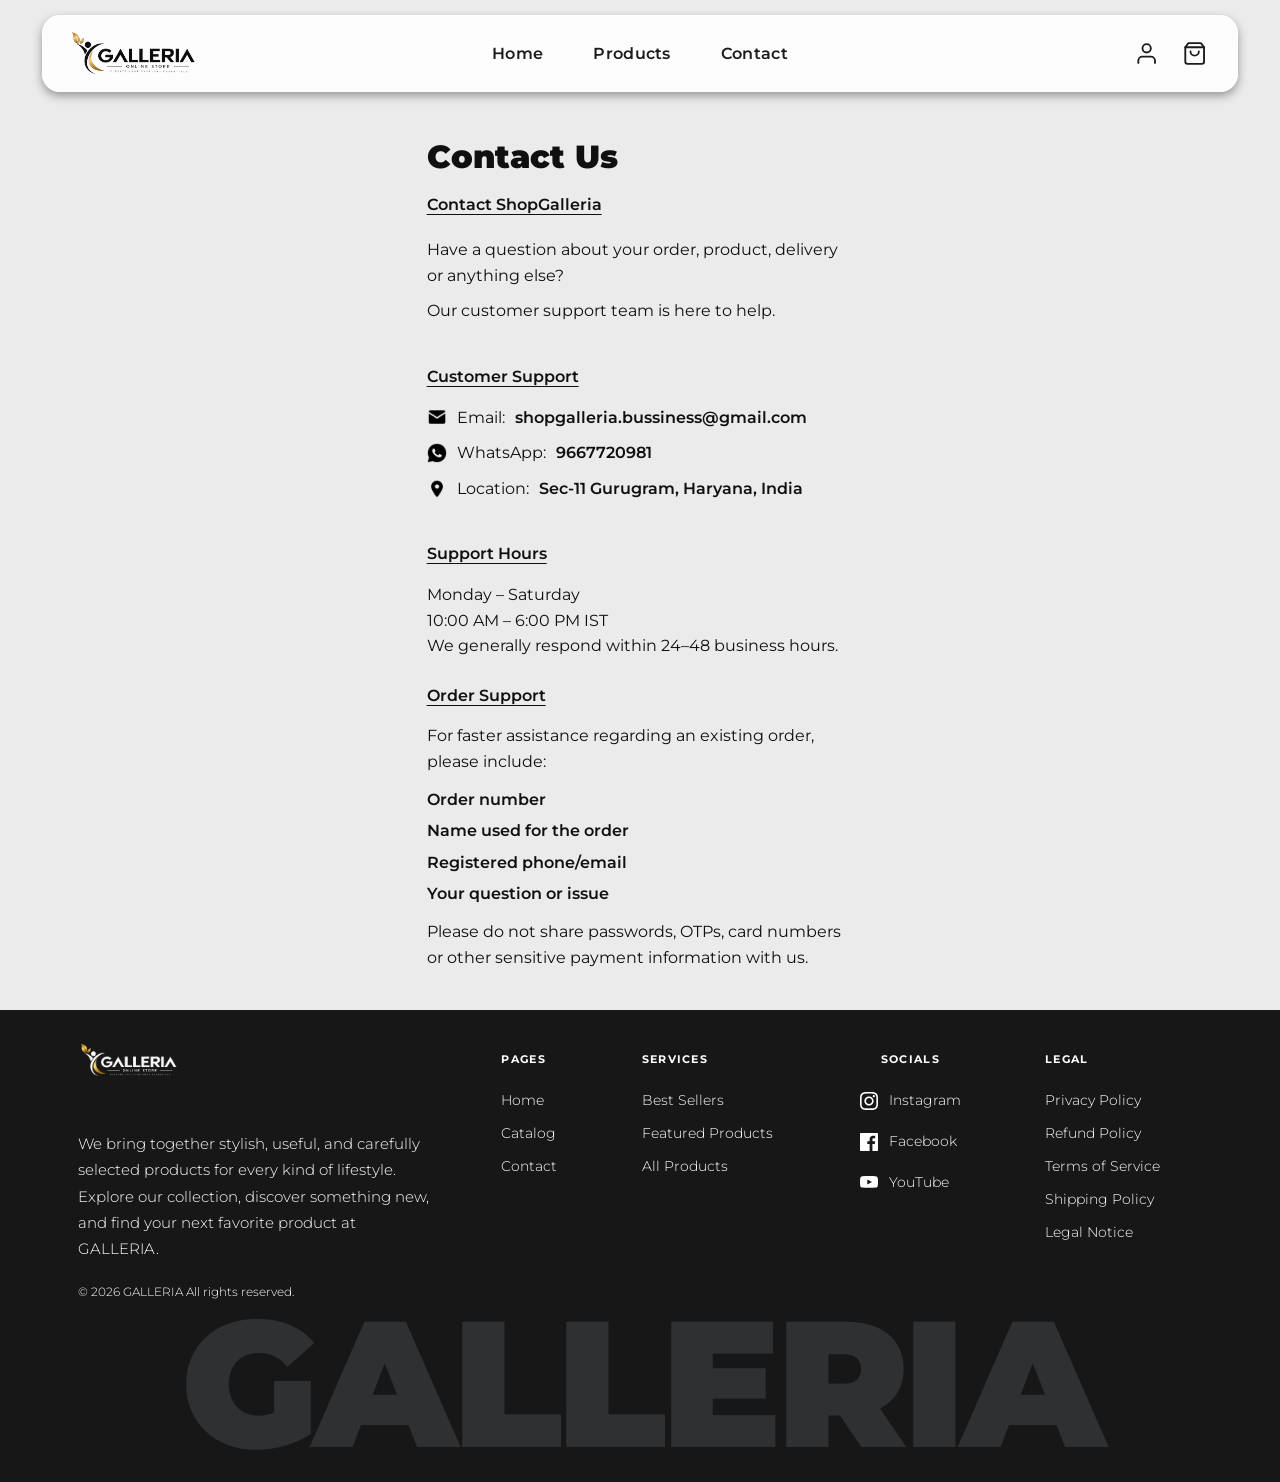
<file: contact.html>
<!DOCTYPE html>
<html lang="en">

<head>
    <meta charset="UTF-8">
    <meta name="viewport" content="width=device-width, initial-scale=1.0">
    <title> Galleria | contact Us </title>
    <meta http-equiv="X-UA-Compatible" content="IE=7">
    <link rel="shortcut icon" href="assets/images/favicon/favicon.ico" type="image/x-icon">
    <link rel="stylesheet" href="assets/css/custom-style.css">
</head>

<body>
    <!-- NAVBAR START -->
    <nav class="navbar">
        <div class="custom-container">
            <div class="row">
                <div class="col-12 col-lg-12">
                    <div class="nav__wrap">
                        <div class="nav_right">
                            <div class="header_logo">
                                <a href="index.html">
                                    <img class="img-fluid" src="assets/images/galleria images/logo/logo-img.avif"
                                        alt="logo">
                                </a>
                            </div>
                        </div>
                        <div class="main-menu">
                            <button class="menu-close" aria-label="Close menu">
                                <svg viewBox="0 0 24 24" fill="none" stroke="currentColor" stroke-width="1.8"
                                    stroke-linecap="round" stroke-linejoin="round">
                                    <line x1="18" y1="6" x2="6" y2="18" />
                                    <line x1="6" y1="6" x2="18" y2="18" />
                                </svg>
                            </button>
                            <ul class="nav_item">
                                <li class="nav_items"><a href="index.html">Home</a></li>
                                <li class="nav_items"><a href="products-listing.html">Products</a></li>
                                <li class="nav_items"><a href="contact.html">Contact</a></li>
                            </ul>
                        </div>
                        <div class="nav_buttons">
                            <div class="icon_group">
                                <a href="">
                                    <svg viewBox="0 0 24 24" fill="none" stroke-width="1.8" stroke-linecap="round"
                                        stroke-linejoin="round">
                                        <path d="M20 21v-2a4 4 0 0 0-4-4H8a4 4 0 0 0-4 4v2" />
                                        <circle cx="12" cy="7" r="4" />
                                    </svg>
                                </a>

                                <a href="" class="nav_cart_btn" id="navCartBtn">
                                    <svg viewBox="0 0 24 24" fill="none" stroke-width="1.8" stroke-linecap="round"
                                        stroke-linejoin="round">
                                        <path d="M6 2 3 6v14a2 2 0 0 0 2 2h14a2 2 0 0 0 2-2V6l-3-4Z" />
                                        <path d="M3 6h18" />
                                        <path d="M16 10a4 4 0 0 1-8 0" />
                                    </svg>
                                </a>

                                <a href="#" class="hamburger-toggle">
                                    <svg viewBox="0 0 24 24" fill="none" stroke-width="1.8" stroke-linecap="round"
                                        stroke-linejoin="round">
                                        <line x1="3" y1="6" x2="21" y2="6" />
                                        <line x1="3" y1="12" x2="21" y2="12" />
                                        <line x1="3" y1="18" x2="21" y2="18" />
                                    </svg>
                                </a>
                            </div>
                        </div>
                    </div>
                </div>
            </div>
        </div>
    </nav>
    <!-- NAVBAR END -->

    <!-- CONTACT US SECTION START -->
    <section class="conact_us_section primary-text-color mt-70">
        <div class="small-custom-container">
            <div class="row">
                <div class="content_area">
                    <h2 class="heading fs-48 fw-900">Contact Us</h2>
                    <div class="title  mt-20  fs-20 fw-600 underline_title">Contact ShopGalleria</div>
                    <div class="cnt_wrap fs-18 fw-400">
                        <p>Have a question about your order, product, delivery or anything else?</p>
                        <p>Our customer support team is here to help.</p>
                    </div>
                </div>

                <div class="customer_support">
                    <div class="title fs-20 fw-600 underline_title">Customer Support</div>
                    <ul class="customer_support_list mt-20 fs-18 fw-400">
                        <li class="customer_support_item">
                            <div class="svg_image">
                                <img src="assets/images/galleria images/contact-us/icons/icons8-email-48.png" alt="">
                            </div>
                            Email: <strong>shopgalleria.bussiness@gmail.com</strong>
                        </li>
                        <li class="customer_support_item">
                            <div class="svg_image">
                                <img src="assets/images/galleria images/contact-us/icons/icons8-whatsapp-50.png" alt="">
                            </div>
                            WhatsApp: <strong>9667720981</strong>
                        </li>
                        <li class="customer_support_item">
                            <div class="svg_image">
                                <img src="assets/images/galleria images/contact-us/icons/icons8-location-48.png" alt="">
                            </div>
                            Location: <strong>Sec-11 Gurugram, Haryana, India</strong>
                        </li>
                    </ul>
                </div>

                <div class="support_hours">
                    <div class="title fs-20 fw-600 underline_title">Support Hours</div>
                    <div class="cnt_wrap mt-20  fs-18 fw-400">
                        <p>Monday – Saturday<br>
                            10:00 AM – 6:00 PM IST
                        </p>
                        <p>We generally respond within 24–48 business hours.</p>
                    </div>
                </div>

                <div class="order_support">
                    <div class="title fs-20 fw-600 underline_title">Order Support</div>
                    <div class="cnt_wrap fs-18 mt-20 mb-60  fw-400">
                        <p>For faster assistance regarding an existing order, please include:</p>
                        <ul class="order_support_list fw-600 ">
                            <li>Order number</li>
                            <li>Name used for the order</li>
                            <li>Registered phone/email</li>
                            <li>Your question or issue</li>
                        </ul>
                        <p>Please do not share passwords, OTPs, card numbers or other sensitive payment information with
                            us.</p>
                    </div>
                </div>
            </div>
        </div>
    </section>
    <!-- CONTACT US SECTION END -->

    <!-- FOOTER -->
    <footer class="footer">
        <!-- Top Grid -->
        <div class="footer-grid">
            <!-- Brand Column -->
            <div class="row">
                <div class="col-12 col-lg-4">
                    <div class="footer-brand">
                        <div class="footer-logo">
                            <img src="assets/images/galleria images/logo/White logo.png" alt="CallForSites.dev logo"
                                class="footer-logo-img" />
                        </div>
                        <p class="footer-tagline">
                            We bring together stylish, useful, and carefully selected products for every kind of
                            lifestyle.
                            Explore our collection, discover something new, and find your next favorite product at
                            GALLERIA.
                        </p>
                        <p class="footer-copy">
                            &copy; <span id="year"></span> GALLERIA All rights reserved.
                        </p>
                    </div>
                </div>
                <div class="col-12 col-lg-8">
                    <div class="footer_pages">
                        <div class="footer-col">
                            <p class="footer-col-heading">Pages</p>
                            <ul class="footer-links">
                                <li><a href="index.html">Home</a></li>
                                <li><a href="#">Catalog</a></li>
                                <li><a href="contact.html">Contact</a></li>
                            </ul>
                        </div>
                        <!-- Services -->
                        <div class="footer-col">
                            <p class="footer-col-heading">Services</p>
                            <ul class="footer-links">
                                <li><a href="#"> Best Sellers</a></li>
                                <li><a href="#">Featured Products </a></li>
                                <li><a href="#">All Products </a></li>
                            </ul>
                        </div>

                        <!-- Socials -->
                        <div class="footer-col">
                            <p class="footer-col-heading pl-10">Socials</p>
                            <ul class="footer-links">
                                <li><a href="#">
                                        <div class="social_icon">
                                            <svg viewBox="0 0 24 24" xmlns="http://www.w3.org/2000/svg" role="img"
                                                aria-labelledby="instagram-logo" style="height: 24px;">
                                                <title id="instagram-logo">Instagram</title>
                                                <path fill="#fff"
                                                    d="M16.8196 8.27581C17.4161 8.27581 17.8996 7.79226 17.8996 7.19579C17.8996 6.59931 17.4161 6.1158 16.8196 6.1158C16.2231 6.1158 15.7396 6.59931 15.7396 7.19579C15.7396 7.79226 16.2231 8.27581 16.8196 8.27581Z">
                                                </path>
                                                <path fill="#fff" fill-rule="evenodd"
                                                    d="M12.0154 7.37838C9.46291 7.37838 7.39373 9.44757 7.39373 12C7.39373 14.5525 9.46291 16.6217 12.0154 16.6217C14.5678 16.6217 16.637 14.5525 16.637 12C16.637 9.44757 14.5678 7.37838 12.0154 7.37838ZM9.01535 12C9.01535 13.6569 10.3585 15 12.0154 15C13.6722 15 15.0154 13.6569 15.0154 12C15.0154 10.3432 13.6722 9 12.0154 9C10.3585 9 9.01535 10.3432 9.01535 12Z">
                                                </path>
                                                <path fill="#fff"
                                                    d="M12.0154 3C9.57109 3 9.26464 3.01036 8.30469 3.05416C7.34671 3.09789 6.69251 3.25001 6.12 3.47251C5.52817 3.70251 5.02627 4.01025 4.52593 4.51058C4.02559 5.01092 3.71785 5.51283 3.48785 6.10466C3.26535 6.67716 3.11323 7.33137 3.06951 8.28935C3.02571 9.24926 3.01538 9.55575 3.01538 12C3.01538 14.4443 3.02571 14.7508 3.06951 15.7107C3.11323 16.6687 3.26535 17.3229 3.48785 17.8954C3.71785 18.4872 4.02559 18.9891 4.52593 19.4895C5.02627 19.9898 5.52817 20.2975 6.12 20.5275C6.69251 20.75 7.34671 20.9021 8.30469 20.9459C9.26464 20.9897 9.57109 21 12.0154 21C14.4596 21 14.7661 20.9897 15.726 20.9459C16.684 20.9021 17.3382 20.75 17.9107 20.5275C18.5026 20.2975 19.0045 19.9898 19.5048 19.4895C20.0051 18.9891 20.3129 18.4872 20.5429 17.8954C20.7654 17.3229 20.9175 16.6687 20.9612 15.7107C21.005 14.7508 21.0154 14.4443 21.0154 12C21.0154 9.55575 21.005 9.24926 20.9612 8.28935C20.9175 7.33137 20.7654 6.67716 20.5429 6.10466C20.3129 5.51283 20.0051 5.01092 19.5048 4.51058C19.0045 4.01025 18.5026 3.70251 17.9107 3.47251C17.3382 3.25001 16.684 3.09789 15.726 3.05416C14.7661 3.01036 14.4596 3 12.0154 3ZM12.0154 4.62165C14.4185 4.62165 14.7031 4.6308 15.6521 4.6741C16.5296 4.71415 17.0062 4.86077 17.3233 4.98398C17.7434 5.14725 18.0432 5.34231 18.3582 5.65723C18.6731 5.97215 18.8681 6.272 19.0314 6.69206C19.1546 7.00923 19.3012 7.48577 19.3413 8.36323C19.3846 9.31228 19.3937 9.5969 19.3937 12C19.3937 14.4031 19.3846 14.6878 19.3413 15.6368C19.3012 16.5143 19.1546 16.9908 19.0314 17.308C18.8681 17.728 18.6731 18.0279 18.3582 18.3428C18.0432 18.6577 17.7434 18.8528 17.3233 19.016C17.0062 19.1393 16.5296 19.2859 15.6521 19.3259C14.7032 19.3692 14.4186 19.3784 12.0154 19.3784C9.61211 19.3784 9.32748 19.3692 8.37861 19.3259C7.50112 19.2859 7.02457 19.1393 6.70744 19.016C6.28734 18.8528 5.9875 18.6577 5.67258 18.3428C5.35766 18.0279 5.16259 17.728 4.99936 17.308C4.87611 16.9908 4.72949 16.5143 4.68944 15.6368C4.64615 14.6878 4.637 14.4031 4.637 12C4.637 9.5969 4.64615 9.31228 4.68944 8.36323C4.72949 7.48577 4.87611 7.00923 4.99936 6.69206C5.16259 6.272 5.35766 5.97215 5.67258 5.65723C5.9875 5.34231 6.28734 5.14725 6.70744 4.98398C7.02457 4.86077 7.50112 4.71415 8.37861 4.6741C9.32748 4.6308 9.61211 4.62165 12.0154 4.62165Z">
                                                </path>
                                            </svg>
                                        </div>
                                        <span class="social_name">Instagram</span>
                                    </a></li>
                                <li><a href="#">
                                        <div class="social_icon">
                                            <svg viewBox="0 0 24 24" xmlns="http://www.w3.org/2000/svg" role="img"
                                                aria-labelledby="facebook-logo" style="height: 24px;">
                                                <title id="facebook-logo">Facebook</title>
                                                <path fill="#fff"
                                                    d="M3.9936 3C3.4446 3 3 3.4446 3 3.9936V20.0064C3 20.5545 3.4446 21 3.9936 21H12.6147V14.0295H10.2684V11.3124H12.6147V9.309C12.6147 6.9843 14.034 5.718 16.1085 5.718C17.1021 5.718 17.9553 5.7927 18.2046 5.8251V8.2551L16.7664 8.256C15.6378 8.256 15.42 8.7915 15.42 9.5781V11.3124H18.1101L17.7591 14.0295H15.42V21H20.0064C20.5554 21 21 20.5545 21 20.0064V3.9936C21 3.4446 20.5554 3 20.0064 3H3.9936Z">
                                                </path>
                                            </svg>
                                        </div>
                                        <span class="social_name">Facebook</span>
                                    </a></li>
                                <li><a href="#">
                                        <div class="social_icon">
                                            <svg viewBox="0 0 24 24" xmlns="http://www.w3.org/2000/svg" role="img"
                                                aria-labelledby="youtube-logo" style="height: 24px;">
                                                <title id="youtube-logo">YouTube</title>
                                                <path fill="#fff"
                                                    d="M20.6883 7.9079c-.2201-.905-1.0031-1.572-1.9457-1.6721C16.5106 6 14.2516 5.9993 12.0025 6c-2.2492-.0008-4.5082 0-6.7402.2357-.9426.1-1.7256.767-1.9457 1.672C3.0033 9.1969 3 10.6029 3 11.9296c0 1.3267 0 2.7334.3125 4.0216.221.905 1.0031 1.5728 1.9457 1.6721 2.232.2357 4.491.2364 6.7402.2357 2.2491.0007 4.5081 0 6.7401-.2357.9426-.0993 1.7256-.7671 1.9457-1.6721.3133-1.2882.3158-2.6949.3158-4.0216 0-1.3267.0016-2.7327-.3117-4.0216Zm-10.3819 6.5364V9.6185l4.6571 2.4125-4.6571 2.4133Z">
                                                </path>
                                            </svg>
                                        </div>
                                        <span class="social_name">YouTube</span>
                                    </a></li>
                            </ul>
                        </div>

                        <!-- Legal -->
                        <div class="footer-col">
                            <p class="footer-col-heading">Legal</p>
                            <ul class="footer-links">
                                <li><a href="privacy-policy.html">Privacy Policy</a></li>
                                <li><a href="refund-policy.html">Refund Policy</a></li>
                                <li><a href="terms-of-service.html">Terms of Service</a></li>
                                <li><a href="shipping-policy.html">Shipping Policy</a></li>
                                <li><a href="legal-notice.html">Legal Notice</a></li>
                            </ul>
                        </div>
                    </div>
                    <!-- Pages -->
                </div>
            </div>
        </div>

        <!-- Big Watermark -->
        <div class="footer-watermark" aria-hidden="true">GALLERIA</div>

    </footer>
    <!-- FOOTER -->
</body>
<script src="assets/js/component.js"></script>
<script src="assets/js/custom-script.js"></script>
<script src="assets/js/nav.js"></script>
<script src="assets/js/home.js"></script>
</html>
</file>
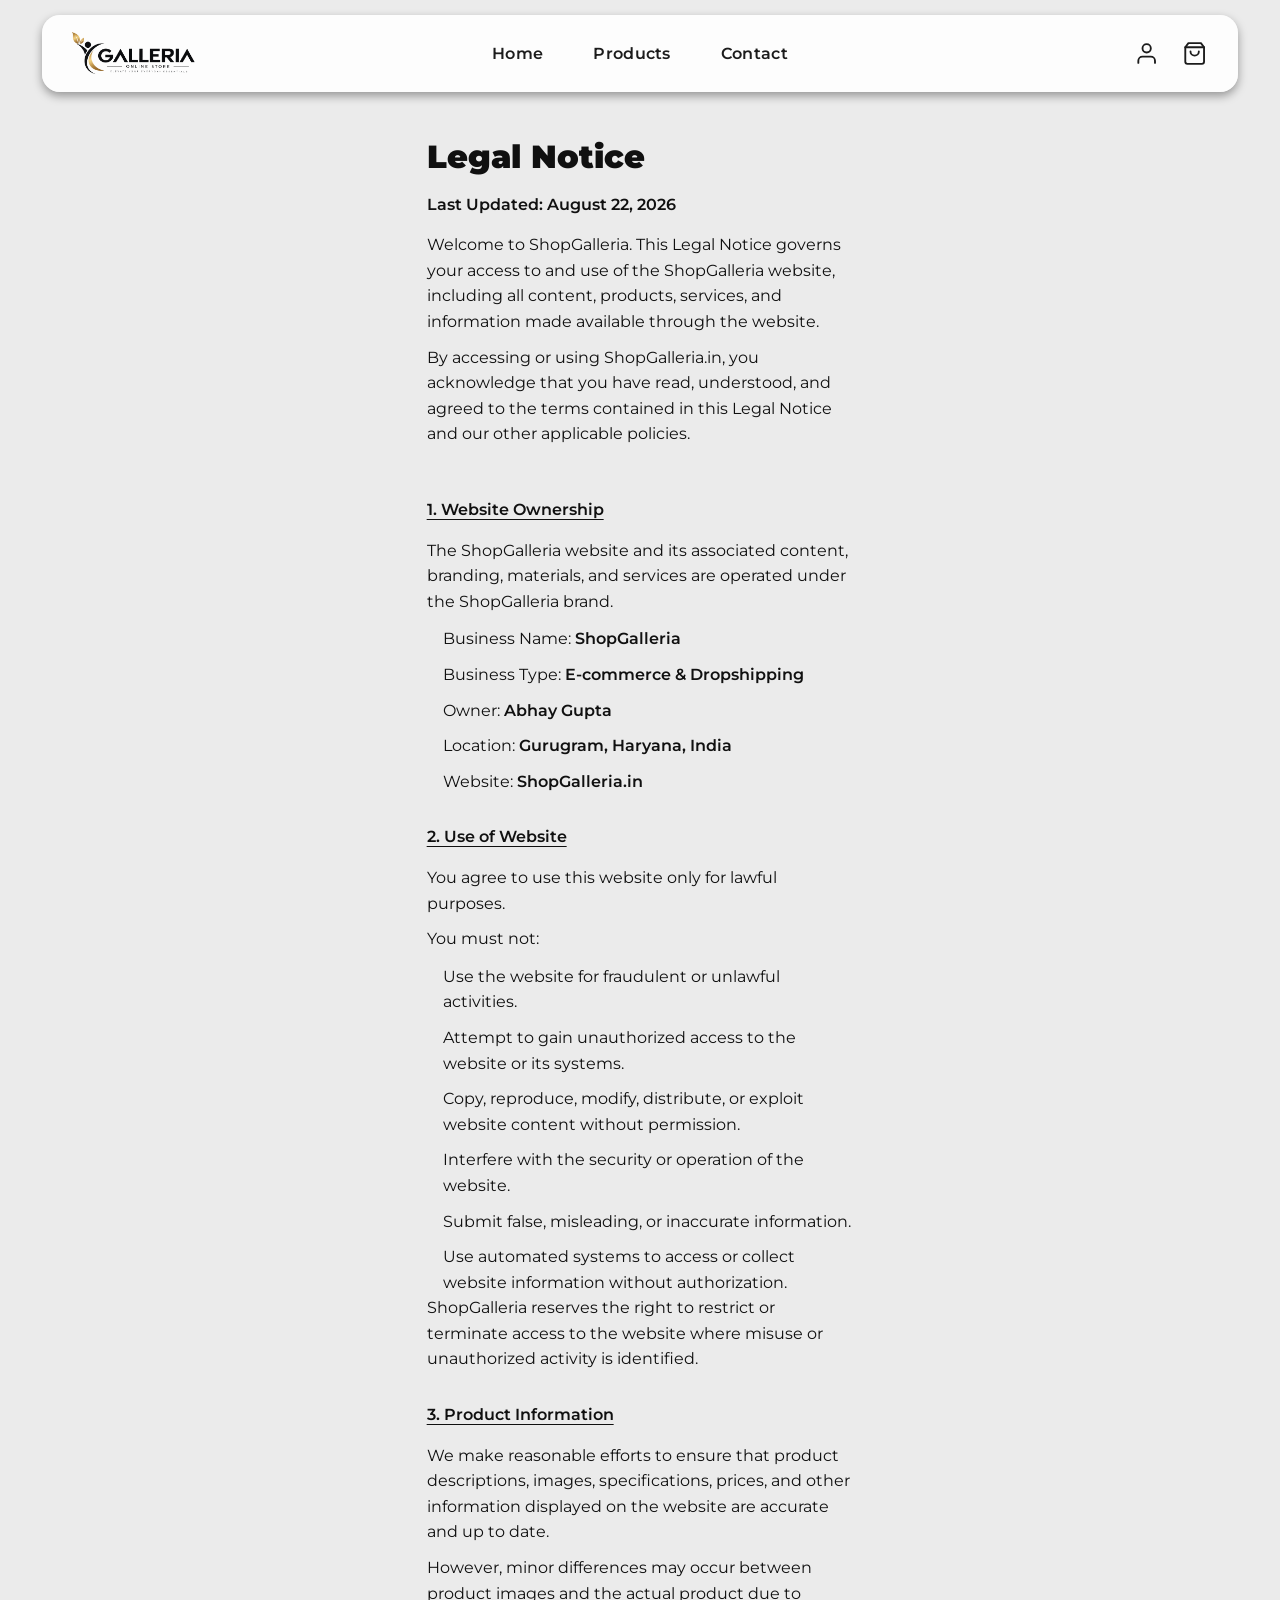
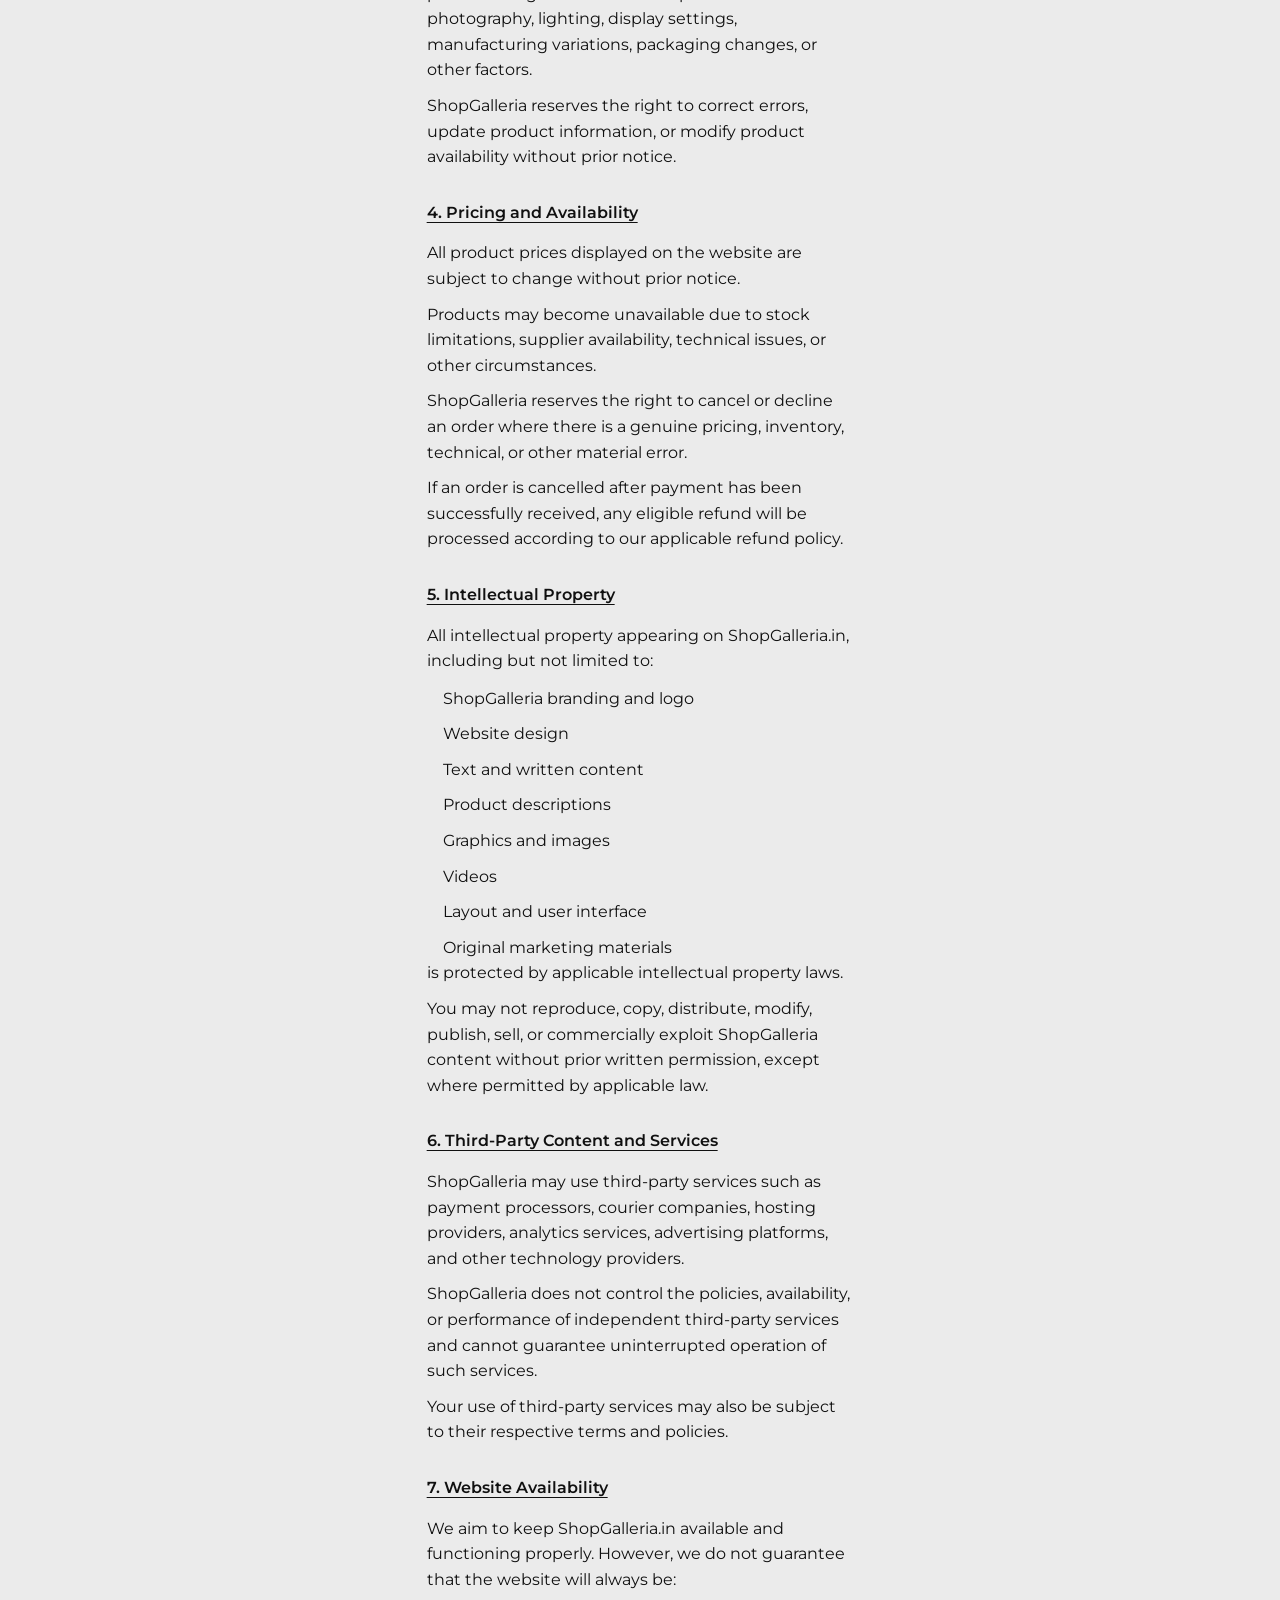
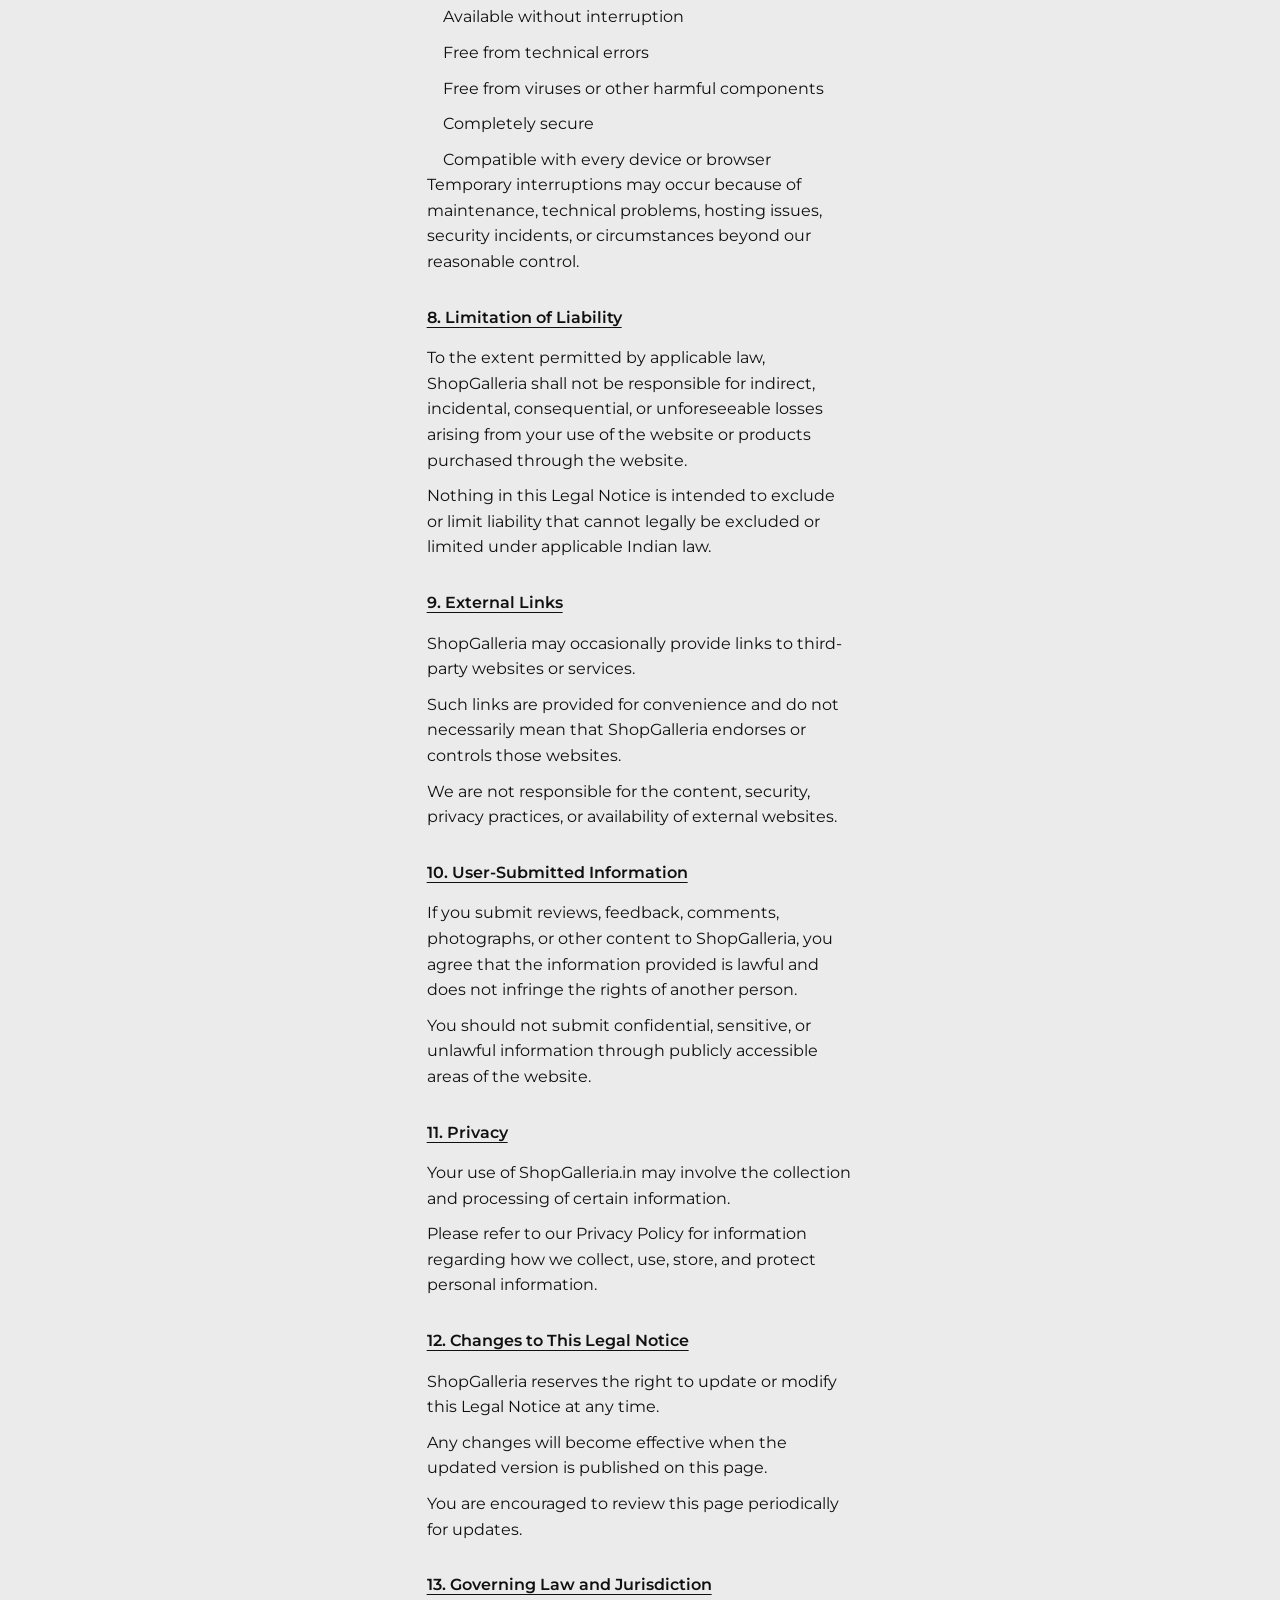
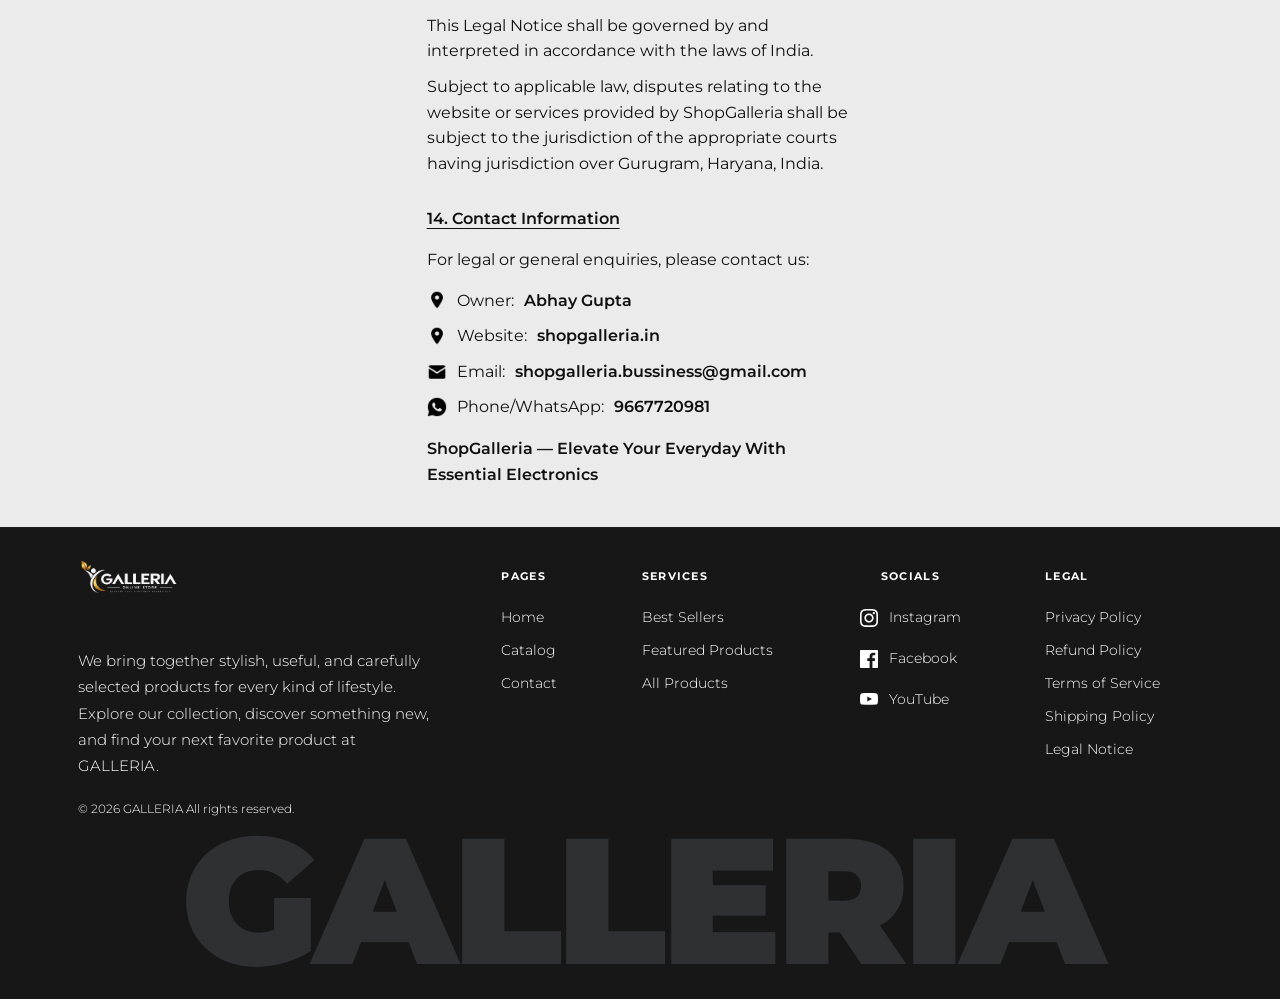
<file: legal-notice.html>
<!DOCTYPE html>
<html lang="en">

<head>
    <meta charset="UTF-8">
    <meta name="viewport" content="width=device-width, initial-scale=1.0">
    <title> Galleria | Legal Notice </title>
    <meta http-equiv="X-UA-Compatible" content="IE=7">
    <link rel="shortcut icon" href="assets/images/favicon/favicon.ico" type="image/x-icon">
    <link rel="stylesheet" href="assets/css/custom-style.css">
</head>

<body>
    <!-- NAVBAR START -->
    <nav class="navbar">
        <div class="custom-container">
            <div class="row">
                <div class="col-12 col-lg-12">
                    <div class="nav__wrap">
                        <div class="nav_right">
                            <div class="header_logo">
                                <a href="index.html">
                                    <img class="img-fluid" src="assets/images/galleria images/logo/logo-img.avif"
                                        alt="logo">
                                </a>
                            </div>
                        </div>
                        <div class="main-menu">
                            <button class="menu-close" aria-label="Close menu">
                                <svg viewBox="0 0 24 24" fill="none" stroke="currentColor" stroke-width="1.8"
                                    stroke-linecap="round" stroke-linejoin="round">
                                    <line x1="18" y1="6" x2="6" y2="18" />
                                    <line x1="6" y1="6" x2="18" y2="18" />
                                </svg>
                            </button>
                            <ul class="nav_item">
                                <li class="nav_items"><a href="index.html">Home</a></li>
                                <li class="nav_items"><a href="products-listing.html">Products</a></li>
                                <li class="nav_items"><a href="contact.html">Contact</a></li>
                            </ul>
                        </div>
                        <div class="nav_buttons">
                            <div class="icon_group">
                                <a href="">
                                    <svg viewBox="0 0 24 24" fill="none" stroke-width="1.8" stroke-linecap="round"
                                        stroke-linejoin="round">
                                        <path d="M20 21v-2a4 4 0 0 0-4-4H8a4 4 0 0 0-4 4v2" />
                                        <circle cx="12" cy="7" r="4" />
                                    </svg>
                                </a>

                                <a href="" class="nav_cart_btn" id="navCartBtn">
                                    <svg viewBox="0 0 24 24" fill="none" stroke-width="1.8" stroke-linecap="round"
                                        stroke-linejoin="round">
                                        <path d="M6 2 3 6v14a2 2 0 0 0 2 2h14a2 2 0 0 0 2-2V6l-3-4Z" />
                                        <path d="M3 6h18" />
                                        <path d="M16 10a4 4 0 0 1-8 0" />
                                    </svg>
                                </a>

                                <a href="#" class="hamburger-toggle">
                                    <svg viewBox="0 0 24 24" fill="none" stroke-width="1.8" stroke-linecap="round"
                                        stroke-linejoin="round">
                                        <line x1="3" y1="6" x2="21" y2="6" />
                                        <line x1="3" y1="12" x2="21" y2="12" />
                                        <line x1="3" y1="18" x2="21" y2="18" />
                                    </svg>
                                </a>
                            </div>
                        </div>
                    </div>
                </div>
            </div>
        </div>
    </nav>
    <!-- NAVBAR END -->

    <!-- LEGAL NOTICE SECTION START -->
    <section class="legal_notice_section primary-text-color mt-70">
        <div class="small-custom-container">
            <div class="row">

                <div class="content_area">
                    <h2 class="heading fs-48 fw-900">Legal Notice</h2>
                    <div class="title mt-20 fs-18 fw-600">Last Updated: August 22, 2026</div>
                    <div class="cnt_wrap mt-20 fs-18 fw-400">
                        <p>Welcome to ShopGalleria. This Legal Notice governs your access to and use of the
                            ShopGalleria website, including all content, products, services, and information made
                            available through the website.</p>
                        <p>By accessing or using ShopGalleria.in, you acknowledge that you have read, understood,
                            and agreed to the terms contained in this Legal Notice and our other applicable
                            policies.</p>
                    </div>
                </div>

                <div class="policy_block">
                    <div class="title fs-20 fw-600 underline_title">1. Website Ownership</div>
                    <div class="cnt_wrap mt-20 fs-18 fw-400">
                        <p>The ShopGalleria website and its associated content, branding, materials, and services
                            are operated under the ShopGalleria brand.</p>
                        <ul class="policy_list">
                            <li>Business Name: <strong>ShopGalleria</strong></li>
                            <li>Business Type: <strong>E-commerce &amp; Dropshipping</strong></li>
                            <li>Owner: <strong>Abhay Gupta</strong></li>
                            <li>Location: <strong>Gurugram, Haryana, India</strong></li>
                            <li>Website: <strong>ShopGalleria.in</strong></li>
                        </ul>
                    </div>
                </div>

                <div class="policy_block">
                    <div class="title fs-20 fw-600 underline_title">2. Use of Website</div>
                    <div class="cnt_wrap mt-20 fs-18 fw-400">
                        <p>You agree to use this website only for lawful purposes.</p>
                        <p>You must not:</p>
                        <ul class="policy_list">
                            <li>Use the website for fraudulent or unlawful activities.</li>
                            <li>Attempt to gain unauthorized access to the website or its systems.</li>
                            <li>Copy, reproduce, modify, distribute, or exploit website content without
                                permission.</li>
                            <li>Interfere with the security or operation of the website.</li>
                            <li>Submit false, misleading, or inaccurate information.</li>
                            <li>Use automated systems to access or collect website information without
                                authorization.</li>
                        </ul>
                        <p>ShopGalleria reserves the right to restrict or terminate access to the website where
                            misuse or unauthorized activity is identified.</p>
                    </div>
                </div>

                <div class="policy_block">
                    <div class="title fs-20 fw-600 underline_title">3. Product Information</div>
                    <div class="cnt_wrap mt-20 fs-18 fw-400">
                        <p>We make reasonable efforts to ensure that product descriptions, images, specifications,
                            prices, and other information displayed on the website are accurate and up to date.</p>
                        <p>However, minor differences may occur between product images and the actual product due
                            to photography, lighting, display settings, manufacturing variations, packaging
                            changes, or other factors.</p>
                        <p>ShopGalleria reserves the right to correct errors, update product information, or modify
                            product availability without prior notice.</p>
                    </div>
                </div>

                <div class="policy_block">
                    <div class="title fs-20 fw-600 underline_title">4. Pricing and Availability</div>
                    <div class="cnt_wrap mt-20 fs-18 fw-400">
                        <p>All product prices displayed on the website are subject to change without prior
                            notice.</p>
                        <p>Products may become unavailable due to stock limitations, supplier availability,
                            technical issues, or other circumstances.</p>
                        <p>ShopGalleria reserves the right to cancel or decline an order where there is a genuine
                            pricing, inventory, technical, or other material error.</p>
                        <p>If an order is cancelled after payment has been successfully received, any eligible
                            refund will be processed according to our applicable
                            <a href="refund-policy.html">refund policy</a>.
                        </p>
                    </div>
                </div>

                <div class="policy_block">
                    <div class="title fs-20 fw-600 underline_title">5. Intellectual Property</div>
                    <div class="cnt_wrap mt-20 fs-18 fw-400">
                        <p>All intellectual property appearing on ShopGalleria.in, including but not limited to:</p>
                        <ul class="policy_list">
                            <li>ShopGalleria branding and logo</li>
                            <li>Website design</li>
                            <li>Text and written content</li>
                            <li>Product descriptions</li>
                            <li>Graphics and images</li>
                            <li>Videos</li>
                            <li>Layout and user interface</li>
                            <li>Original marketing materials</li>
                        </ul>
                        <p>is protected by applicable intellectual property laws.</p>
                        <p>You may not reproduce, copy, distribute, modify, publish, sell, or commercially exploit
                            ShopGalleria content without prior written permission, except where permitted by
                            applicable law.</p>
                    </div>
                </div>

                <div class="policy_block">
                    <div class="title fs-20 fw-600 underline_title">6. Third-Party Content and Services</div>
                    <div class="cnt_wrap mt-20 fs-18 fw-400">
                        <p>ShopGalleria may use third-party services such as payment processors, courier companies,
                            hosting providers, analytics services, advertising platforms, and other technology
                            providers.</p>
                        <p>ShopGalleria does not control the policies, availability, or performance of independent
                            third-party services and cannot guarantee uninterrupted operation of such services.</p>
                        <p>Your use of third-party services may also be subject to their respective terms and
                            policies.</p>
                    </div>
                </div>

                <div class="policy_block">
                    <div class="title fs-20 fw-600 underline_title">7. Website Availability</div>
                    <div class="cnt_wrap mt-20 fs-18 fw-400">
                        <p>We aim to keep ShopGalleria.in available and functioning properly. However, we do not
                            guarantee that the website will always be:</p>
                        <ul class="policy_list">
                            <li>Available without interruption</li>
                            <li>Free from technical errors</li>
                            <li>Free from viruses or other harmful components</li>
                            <li>Completely secure</li>
                            <li>Compatible with every device or browser</li>
                        </ul>
                        <p>Temporary interruptions may occur because of maintenance, technical problems, hosting
                            issues, security incidents, or circumstances beyond our reasonable control.</p>
                    </div>
                </div>

                <div class="policy_block">
                    <div class="title fs-20 fw-600 underline_title">8. Limitation of Liability</div>
                    <div class="cnt_wrap mt-20 fs-18 fw-400">
                        <p>To the extent permitted by applicable law, ShopGalleria shall not be responsible for
                            indirect, incidental, consequential, or unforeseeable losses arising from your use of
                            the website or products purchased through the website.</p>
                        <p>Nothing in this Legal Notice is intended to exclude or limit liability that cannot
                            legally be excluded or limited under applicable Indian law.</p>
                    </div>
                </div>

                <div class="policy_block">
                    <div class="title fs-20 fw-600 underline_title">9. External Links</div>
                    <div class="cnt_wrap mt-20 fs-18 fw-400">
                        <p>ShopGalleria may occasionally provide links to third-party websites or services.</p>
                        <p>Such links are provided for convenience and do not necessarily mean that ShopGalleria
                            endorses or controls those websites.</p>
                        <p>We are not responsible for the content, security, privacy practices, or availability of
                            external websites.</p>
                    </div>
                </div>

                <div class="policy_block">
                    <div class="title fs-20 fw-600 underline_title">10. User-Submitted Information</div>
                    <div class="cnt_wrap mt-20 fs-18 fw-400">
                        <p>If you submit reviews, feedback, comments, photographs, or other content to
                            ShopGalleria, you agree that the information provided is lawful and does not infringe
                            the rights of another person.</p>
                        <p>You should not submit confidential, sensitive, or unlawful information through publicly
                            accessible areas of the website.</p>
                    </div>
                </div>

                <div class="policy_block">
                    <div class="title fs-20 fw-600 underline_title">11. Privacy</div>
                    <div class="cnt_wrap mt-20 fs-18 fw-400">
                        <p>Your use of ShopGalleria.in may involve the collection and processing of certain
                            information.</p>
                        <p>Please refer to our <a href="privacy-policy.html">Privacy Policy</a> for information
                            regarding how we collect, use, store, and protect personal information.</p>
                    </div>
                </div>

                <div class="policy_block">
                    <div class="title fs-20 fw-600 underline_title">12. Changes to This Legal Notice</div>
                    <div class="cnt_wrap mt-20 fs-18 fw-400">
                        <p>ShopGalleria reserves the right to update or modify this Legal Notice at any time.</p>
                        <p>Any changes will become effective when the updated version is published on this page.</p>
                        <p>You are encouraged to review this page periodically for updates.</p>
                    </div>
                </div>

                <div class="policy_block">
                    <div class="title fs-20 fw-600 underline_title">13. Governing Law and Jurisdiction</div>
                    <div class="cnt_wrap mt-20 fs-18 fw-400">
                        <p>This Legal Notice shall be governed by and interpreted in accordance with the laws of
                            India.</p>
                        <p>Subject to applicable law, disputes relating to the website or services provided by
                            ShopGalleria shall be subject to the jurisdiction of the appropriate courts having
                            jurisdiction over Gurugram, Haryana, India.</p>
                    </div>
                </div>

                <div class="policy_block policy_contact mb-60">
                    <div class="title fs-20 fw-600 underline_title">14. Contact Information</div>
                    <div class="cnt_wrap mt-20 fs-18 fw-400">
                        <p>For legal or general enquiries, please contact us:</p>
                        <ul class="customer_support_list mt-20 fs-18 fw-400">
                            <li class="customer_support_item">
                                <div class="svg_image">
                                    <img src="assets/images/galleria images/contact-us/icons/icons8-location-48.png"
                                        alt="">
                                </div>
                                Owner: <strong>Abhay Gupta</strong>
                            </li>
                            <li class="customer_support_item">
                                <div class="svg_image">
                                    <img src="assets/images/galleria images/contact-us/icons/icons8-location-48.png"
                                        alt="">
                                </div>
                                Website: <strong>shopgalleria.in</strong>
                            </li>
                            <li class="customer_support_item">
                                <div class="svg_image">
                                    <img src="assets/images/galleria images/contact-us/icons/icons8-email-48.png"
                                        alt="">
                                </div>
                                Email: <strong>shopgalleria.bussiness@gmail.com</strong>
                            </li>
                            <li class="customer_support_item">
                                <div class="svg_image">
                                    <img src="assets/images/galleria images/contact-us/icons/icons8-whatsapp-50.png"
                                        alt="">
                                </div>
                                Phone/WhatsApp: <strong>9667720981</strong>
                            </li>
                        </ul>
                        <p class="legal_tagline mt-20">ShopGalleria &mdash; Elevate Your Everyday With Essential
                            Electronics</p>
                    </div>
                </div>

            </div>
        </div>
    </section>
    <!-- LEGAL NOTICE SECTION END -->

    <!-- FOOTER -->
    <footer class="footer">
        <!-- Top Grid -->
        <div class="footer-grid">
            <!-- Brand Column -->
            <div class="row">
                <div class="col-12 col-lg-4">
                    <div class="footer-brand">
                        <div class="footer-logo">
                            <img src="assets/images/galleria images/logo/White logo.png" alt="CallForSites.dev logo"
                                class="footer-logo-img" />
                        </div>
                        <p class="footer-tagline">
                            We bring together stylish, useful, and carefully selected products for every kind of
                            lifestyle.
                            Explore our collection, discover something new, and find your next favorite product at
                            GALLERIA.
                        </p>
                        <p class="footer-copy">
                            &copy; <span id="year"></span> GALLERIA All rights reserved.
                        </p>
                    </div>
                </div>
                <div class="col-12 col-lg-8">
                    <div class="footer_pages">
                        <div class="footer-col">
                            <p class="footer-col-heading">Pages</p>
                            <ul class="footer-links">
                                <li><a href="index.html">Home</a></li>
                                <li><a href="#">Catalog</a></li>
                                <li><a href="contact.html">Contact</a></li>
                            </ul>
                        </div>
                        <!-- Services -->
                        <div class="footer-col">
                            <p class="footer-col-heading">Services</p>
                            <ul class="footer-links">
                                <li><a href="#"> Best Sellers</a></li>
                                <li><a href="#">Featured Products </a></li>
                                <li><a href="#">All Products </a></li>
                            </ul>
                        </div>

                        <!-- Socials -->
                        <div class="footer-col">
                            <p class="footer-col-heading pl-10">Socials</p>
                            <ul class="footer-links">
                                <li><a href="#">
                                        <div class="social_icon">
                                            <svg viewBox="0 0 24 24" xmlns="http://www.w3.org/2000/svg" role="img"
                                                aria-labelledby="instagram-logo" style="height: 24px;">
                                                <title id="instagram-logo">Instagram</title>
                                                <path fill="#fff"
                                                    d="M16.8196 8.27581C17.4161 8.27581 17.8996 7.79226 17.8996 7.19579C17.8996 6.59931 17.4161 6.1158 16.8196 6.1158C16.2231 6.1158 15.7396 6.59931 15.7396 7.19579C15.7396 7.79226 16.2231 8.27581 16.8196 8.27581Z">
                                                </path>
                                                <path fill="#fff" fill-rule="evenodd"
                                                    d="M12.0154 7.37838C9.46291 7.37838 7.39373 9.44757 7.39373 12C7.39373 14.5525 9.46291 16.6217 12.0154 16.6217C14.5678 16.6217 16.637 14.5525 16.637 12C16.637 9.44757 14.5678 7.37838 12.0154 7.37838ZM9.01535 12C9.01535 13.6569 10.3585 15 12.0154 15C13.6722 15 15.0154 13.6569 15.0154 12C15.0154 10.3432 13.6722 9 12.0154 9C10.3585 9 9.01535 10.3432 9.01535 12Z">
                                                </path>
                                                <path fill="#fff"
                                                    d="M12.0154 3C9.57109 3 9.26464 3.01036 8.30469 3.05416C7.34671 3.09789 6.69251 3.25001 6.12 3.47251C5.52817 3.70251 5.02627 4.01025 4.52593 4.51058C4.02559 5.01092 3.71785 5.51283 3.48785 6.10466C3.26535 6.67716 3.11323 7.33137 3.06951 8.28935C3.02571 9.24926 3.01538 9.55575 3.01538 12C3.01538 14.4443 3.02571 14.7508 3.06951 15.7107C3.11323 16.6687 3.26535 17.3229 3.48785 17.8954C3.71785 18.4872 4.02559 18.9891 4.52593 19.4895C5.02627 19.9898 5.52817 20.2975 6.12 20.5275C6.69251 20.75 7.34671 20.9021 8.30469 20.9459C9.26464 20.9897 9.57109 21 12.0154 21C14.4596 21 14.7661 20.9897 15.726 20.9459C16.684 20.9021 17.3382 20.75 17.9107 20.5275C18.5026 20.2975 19.0045 19.9898 19.5048 19.4895C20.0051 18.9891 20.3129 18.4872 20.5429 17.8954C20.7654 17.3229 20.9175 16.6687 20.9612 15.7107C21.005 14.7508 21.0154 14.4443 21.0154 12C21.0154 9.55575 21.005 9.24926 20.9612 8.28935C20.9175 7.33137 20.7654 6.67716 20.5429 6.10466C20.3129 5.51283 20.0051 5.01092 19.5048 4.51058C19.0045 4.01025 18.5026 3.70251 17.9107 3.47251C17.3382 3.25001 16.684 3.09789 15.726 3.05416C14.7661 3.01036 14.4596 3 12.0154 3ZM12.0154 4.62165C14.4185 4.62165 14.7031 4.6308 15.6521 4.6741C16.5296 4.71415 17.0062 4.86077 17.3233 4.98398C17.7434 5.14725 18.0432 5.34231 18.3582 5.65723C18.6731 5.97215 18.8681 6.272 19.0314 6.69206C19.1546 7.00923 19.3012 7.48577 19.3413 8.36323C19.3846 9.31228 19.3937 9.5969 19.3937 12C19.3937 14.4031 19.3846 14.6878 19.3413 15.6368C19.3012 16.5143 19.1546 16.9908 19.0314 17.308C18.8681 17.728 18.6731 18.0279 18.3582 18.3428C18.0432 18.6577 17.7434 18.8528 17.3233 19.016C17.0062 19.1393 16.5296 19.2859 15.6521 19.3259C14.7032 19.3692 14.4186 19.3784 12.0154 19.3784C9.61211 19.3784 9.32748 19.3692 8.37861 19.3259C7.50112 19.2859 7.02457 19.1393 6.70744 19.016C6.28734 18.8528 5.9875 18.6577 5.67258 18.3428C5.35766 18.0279 5.16259 17.728 4.99936 17.308C4.87611 16.9908 4.72949 16.5143 4.68944 15.6368C4.64615 14.6878 4.637 14.4031 4.637 12C4.637 9.5969 4.64615 9.31228 4.68944 8.36323C4.72949 7.48577 4.87611 7.00923 4.99936 6.69206C5.16259 6.272 5.35766 5.97215 5.67258 5.65723C5.9875 5.34231 6.28734 5.14725 6.70744 4.98398C7.02457 4.86077 7.50112 4.71415 8.37861 4.6741C9.32748 4.6308 9.61211 4.62165 12.0154 4.62165Z">
                                                </path>
                                            </svg>
                                        </div>
                                        <span class="social_name">Instagram</span>
                                    </a></li>
                                <li><a href="#">
                                        <div class="social_icon">
                                            <svg viewBox="0 0 24 24" xmlns="http://www.w3.org/2000/svg" role="img"
                                                aria-labelledby="facebook-logo" style="height: 24px;">
                                                <title id="facebook-logo">Facebook</title>
                                                <path fill="#fff"
                                                    d="M3.9936 3C3.4446 3 3 3.4446 3 3.9936V20.0064C3 20.5545 3.4446 21 3.9936 21H12.6147V14.0295H10.2684V11.3124H12.6147V9.309C12.6147 6.9843 14.034 5.718 16.1085 5.718C17.1021 5.718 17.9553 5.7927 18.2046 5.8251V8.2551L16.7664 8.256C15.6378 8.256 15.42 8.7915 15.42 9.5781V11.3124H18.1101L17.7591 14.0295H15.42V21H20.0064C20.5554 21 21 20.5545 21 20.0064V3.9936C21 3.4446 20.5554 3 20.0064 3H3.9936Z">
                                                </path>
                                            </svg>
                                        </div>
                                        <span class="social_name">Facebook</span>
                                    </a></li>
                                <li><a href="#">
                                        <div class="social_icon">
                                            <svg viewBox="0 0 24 24" xmlns="http://www.w3.org/2000/svg" role="img"
                                                aria-labelledby="youtube-logo" style="height: 24px;">
                                                <title id="youtube-logo">YouTube</title>
                                                <path fill="#fff"
                                                    d="M20.6883 7.9079c-.2201-.905-1.0031-1.572-1.9457-1.6721C16.5106 6 14.2516 5.9993 12.0025 6c-2.2492-.0008-4.5082 0-6.7402.2357-.9426.1-1.7256.767-1.9457 1.672C3.0033 9.1969 3 10.6029 3 11.9296c0 1.3267 0 2.7334.3125 4.0216.221.905 1.0031 1.5728 1.9457 1.6721 2.232.2357 4.491.2364 6.7402.2357 2.2491.0007 4.5081 0 6.7401-.2357.9426-.0993 1.7256-.7671 1.9457-1.6721.3133-1.2882.3158-2.6949.3158-4.0216 0-1.3267.0016-2.7327-.3117-4.0216Zm-10.3819 6.5364V9.6185l4.6571 2.4125-4.6571 2.4133Z">
                                                </path>
                                            </svg>
                                        </div>
                                        <span class="social_name">YouTube</span>
                                    </a></li>
                            </ul>
                        </div>

                        <!-- Legal -->
                        <div class="footer-col">
                            <p class="footer-col-heading">Legal</p>
                            <ul class="footer-links">
                                <li><a href="privacy-policy.html">Privacy Policy</a></li>
                                <li><a href="refund-policy.html">Refund Policy</a></li>
                                <li><a href="terms-of-service.html">Terms of Service</a></li>
                                <li><a href="shipping-policy.html">Shipping Policy</a></li>
                                <li><a href="legal-notice.html">Legal Notice</a></li>
                            </ul>
                        </div>
                    </div>
                    <!-- Pages -->
                </div>
            </div>
        </div>

        <!-- Big Watermark -->
        <div class="footer-watermark" aria-hidden="true">GALLERIA</div>

    </footer>
    <!-- FOOTER -->
</body>
<script src="assets/js/component.js"></script>
<script src="assets/js/custom-script.js"></script>
<script src="assets/js/nav.js"></script>
<script src="assets/js/home.js"></script>

</html>
</file>
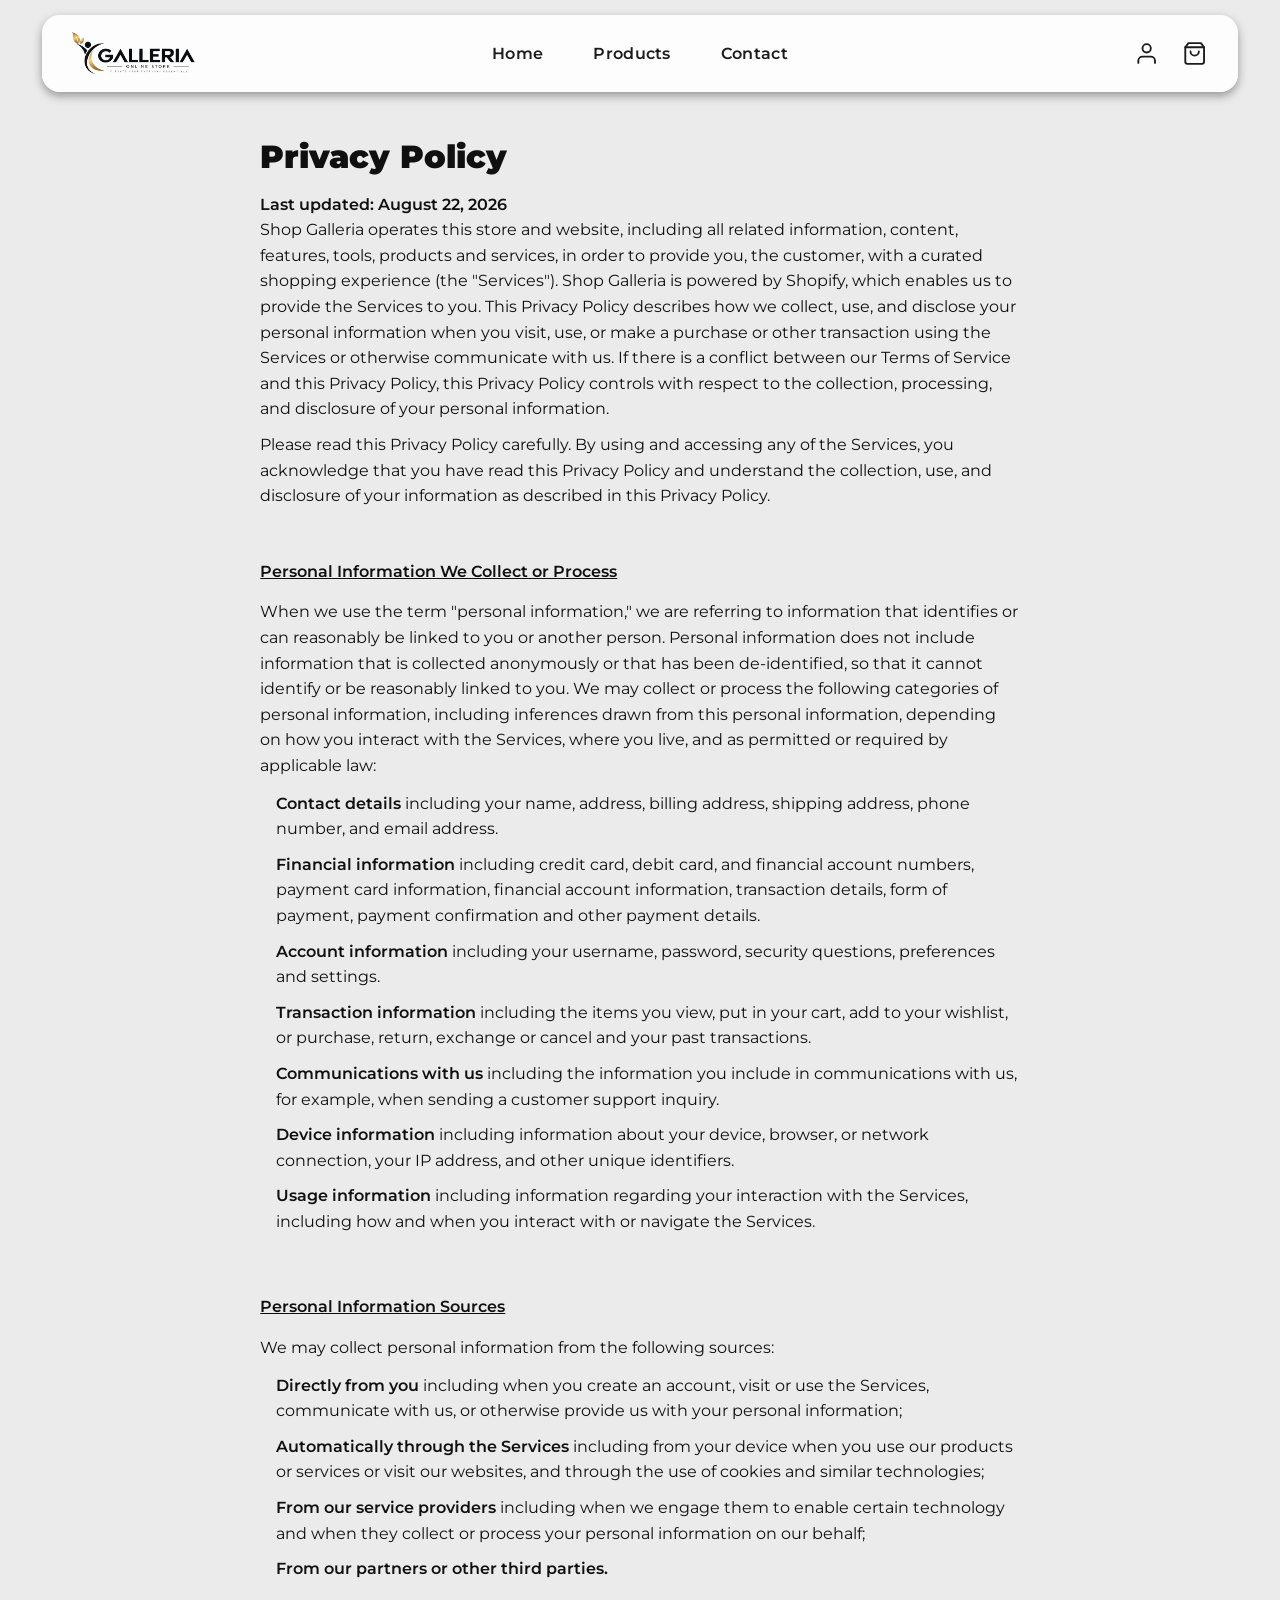
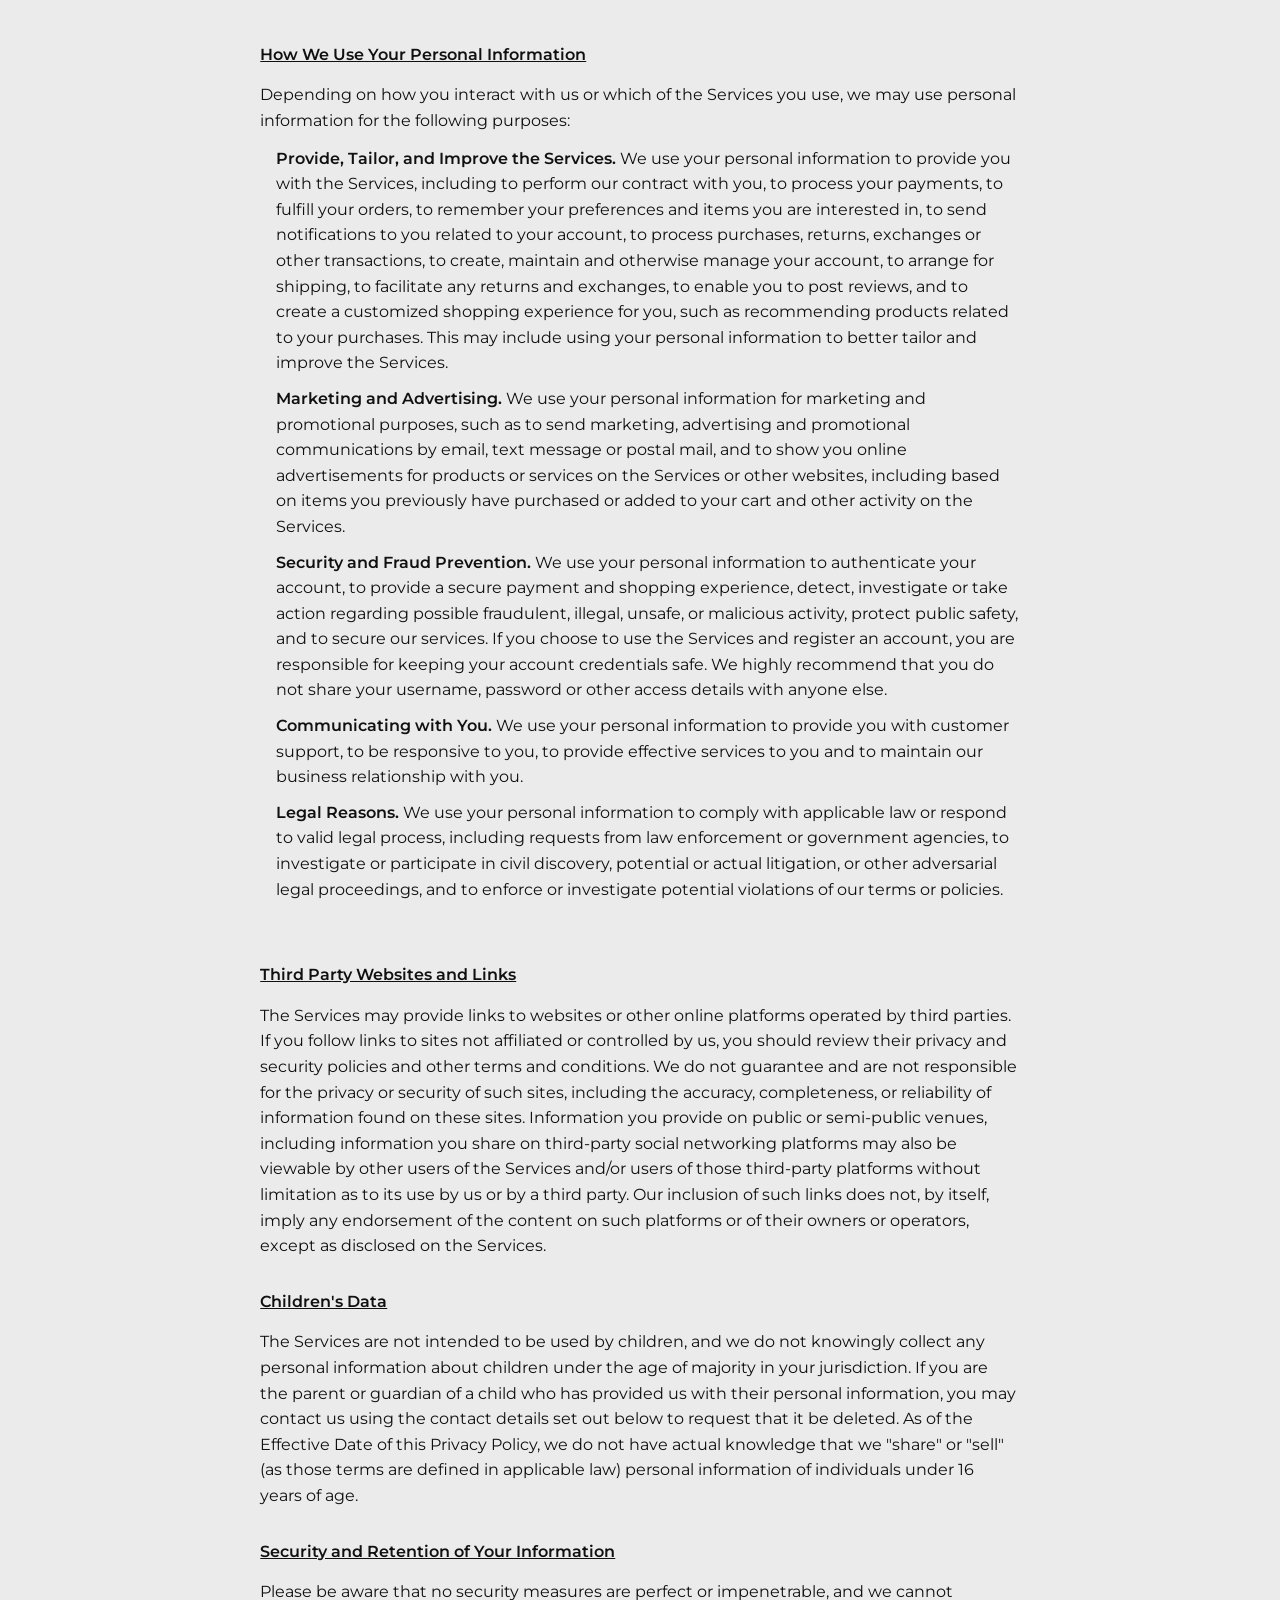
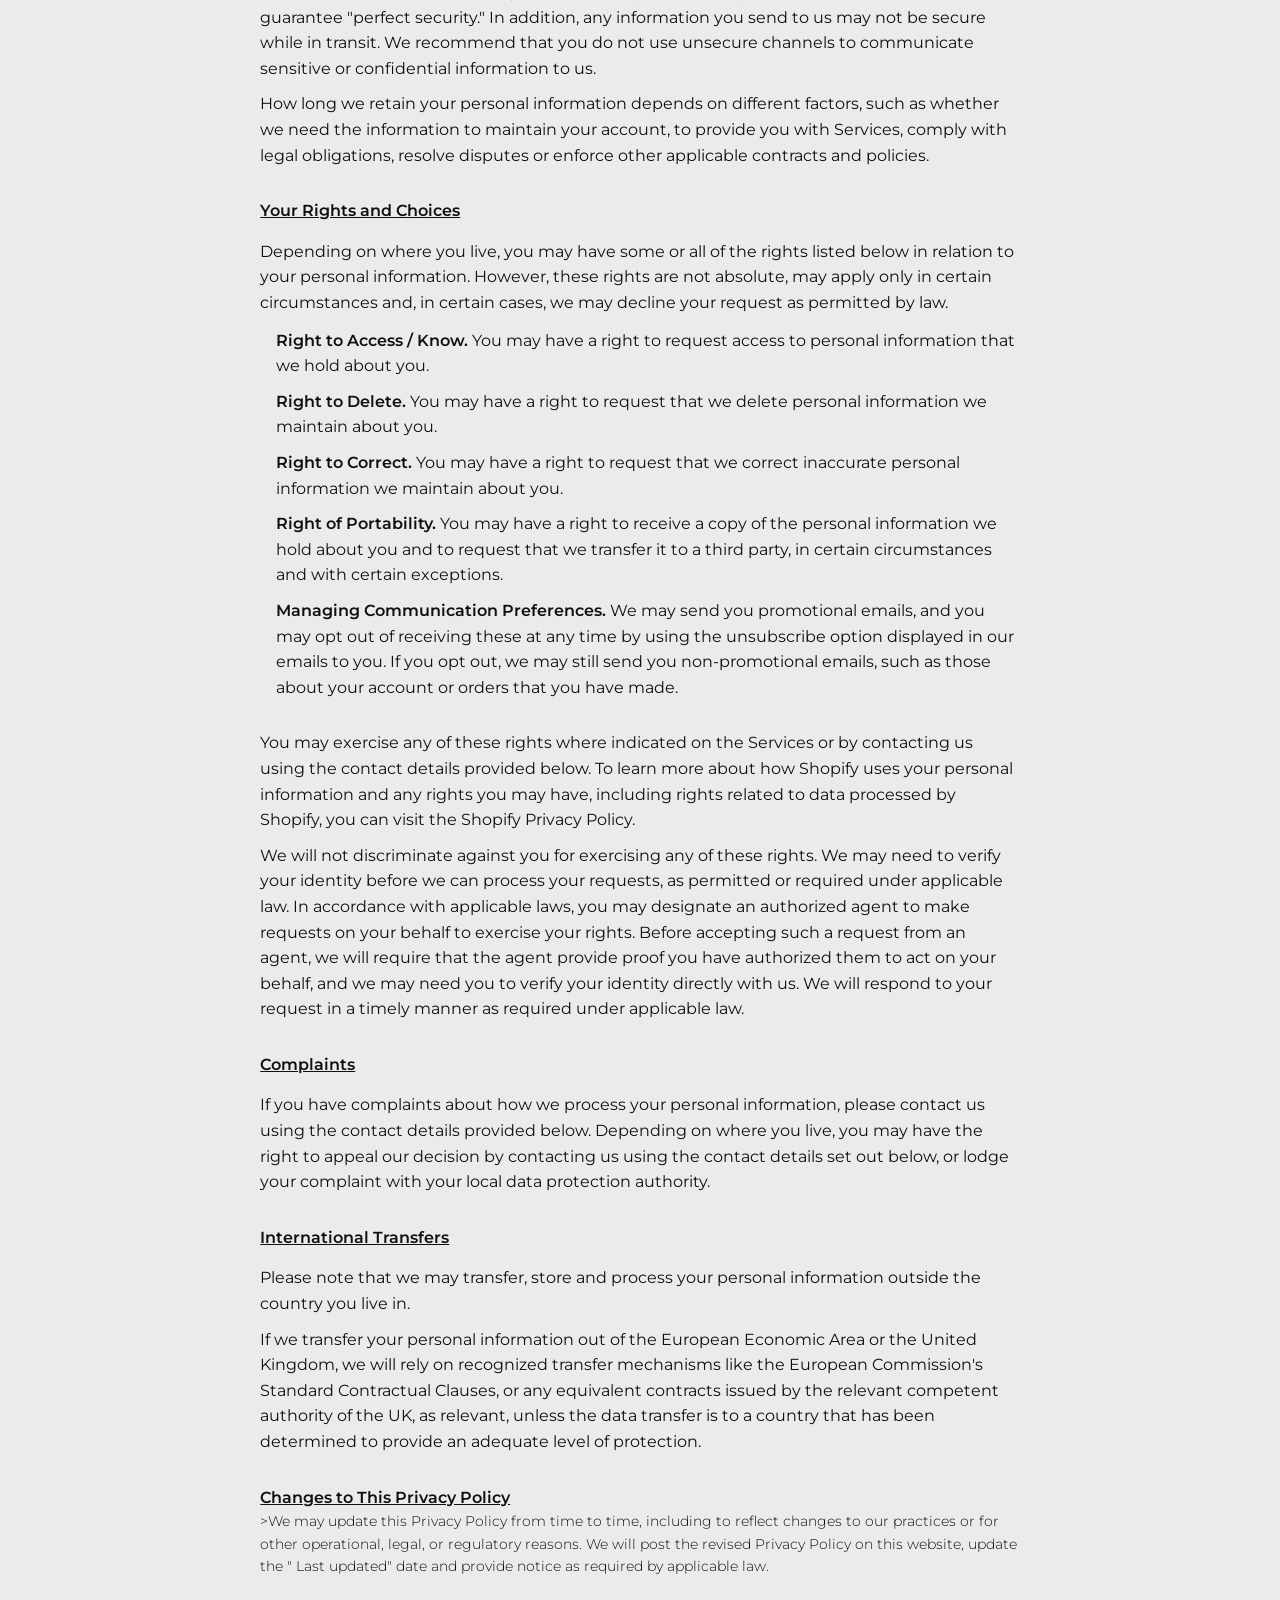
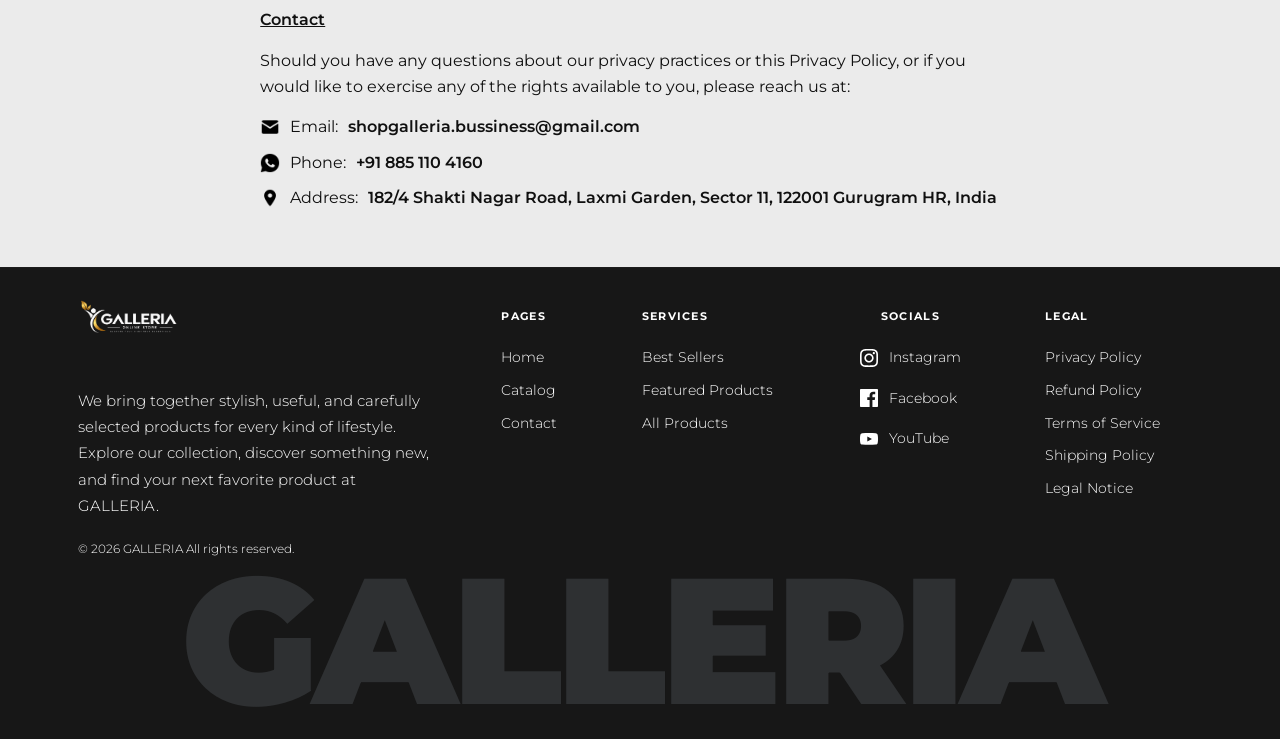
<file: privacy-policy.html>
<!DOCTYPE html>
<html lang="en">

<head>
    <meta charset="UTF-8">
    <meta name="viewport" content="width=device-width, initial-scale=1.0">
    <title> Galleria | Privacy Policy </title>
    <meta http-equiv="X-UA-Compatible" content="IE=7">
    <link rel="shortcut icon" href="assets/images/favicon/favicon.ico" type="image/x-icon">
    <link rel="stylesheet" href="assets/css/custom-style.css">
</head>

<body>
    <!-- NAVBAR START -->
    <nav class="navbar">
        <div class="custom-container">
            <div class="row">
                <div class="col-12 col-lg-12">
                    <div class="nav__wrap">
                        <div class="nav_right">
                            <div class="header_logo">
                                <a href="index.html">
                                    <img class="img-fluid" src="assets/images/galleria images/logo/logo-img.avif"
                                        alt="logo">
                                </a>
                            </div>
                        </div>
                        <div class="main-menu">
                            <button class="menu-close" aria-label="Close menu">
                                <svg viewBox="0 0 24 24" fill="none" stroke="currentColor" stroke-width="1.8"
                                    stroke-linecap="round" stroke-linejoin="round">
                                    <line x1="18" y1="6" x2="6" y2="18" />
                                    <line x1="6" y1="6" x2="18" y2="18" />
                                </svg>
                            </button>
                            <ul class="nav_item">
                                <li class="nav_items"><a href="index.html">Home</a></li>
                                <li class="nav_items"><a href="products-listing.html">Products</a></li>
                                <li class="nav_items"><a href="contact.html">Contact</a></li>
                            </ul>
                        </div>
                        <div class="nav_buttons">
                            <div class="icon_group">
                                <a href="">
                                    <svg viewBox="0 0 24 24" fill="none" stroke-width="1.8" stroke-linecap="round"
                                        stroke-linejoin="round">
                                        <path d="M20 21v-2a4 4 0 0 0-4-4H8a4 4 0 0 0-4 4v2" />
                                        <circle cx="12" cy="7" r="4" />
                                    </svg>
                                </a>

                                <a href="" class="nav_cart_btn" id="navCartBtn">
                                    <svg viewBox="0 0 24 24" fill="none" stroke-width="1.8" stroke-linecap="round"
                                        stroke-linejoin="round">
                                        <path d="M6 2 3 6v14a2 2 0 0 0 2 2h14a2 2 0 0 0 2-2V6l-3-4Z" />
                                        <path d="M3 6h18" />
                                        <path d="M16 10a4 4 0 0 1-8 0" />
                                    </svg>
                                </a>

                                <a href="#" class="hamburger-toggle">
                                    <svg viewBox="0 0 24 24" fill="none" stroke-width="1.8" stroke-linecap="round"
                                        stroke-linejoin="round">
                                        <line x1="3" y1="6" x2="21" y2="6" />
                                        <line x1="3" y1="12" x2="21" y2="12" />
                                        <line x1="3" y1="18" x2="21" y2="18" />
                                    </svg>
                                </a>
                            </div>
                        </div>
                    </div>
                </div>
            </div>
        </div>
    </nav>
    <!-- NAVBAR END -->

    <!-- PRIVACY POLICY SECTION START -->
    <section class="privacy_policy_section primary-text-color mt-70">
        <div class="custom-custom-container">
            <div class="row">

                <div class="content_area">
                    <h2 class="heading fs-48 fw-900">Privacy Policy</h2>
                    <div class="title mt-20 fs-18 fw-600">Last updated: August 22, 2026</div>
                    <div class="cnt_wrap fs-18 fw-400">
                        <p>Shop Galleria operates this store and website, including all related information,
                            content, features, tools, products and services, in order to provide you, the customer,
                            with a curated shopping experience (the "Services"). Shop Galleria is powered by
                            Shopify, which enables us to provide the Services to you. This Privacy Policy describes
                            how we collect, use, and disclose your personal information when you visit, use, or make
                            a purchase or other transaction using the Services or otherwise communicate with us. If
                            there is a conflict between our Terms of Service and this Privacy Policy, this Privacy
                            Policy controls with respect to the collection, processing, and disclosure of your
                            personal information.</p>
                        <p>Please read this Privacy Policy carefully. By using and accessing any of the Services,
                            you acknowledge that you have read this Privacy Policy and understand the collection,
                            use, and disclosure of your information as described in this Privacy Policy.</p>
                    </div>
                </div>

                <div class="policy_block">
                    <div class="title fs-20 fw-600 underline_title">Personal Information We Collect or Process</div>
                    <div class="cnt_wrap mt-20 fs-18 fw-400">
                        <p>When we use the term "personal information," we are referring to information that
                            identifies or can reasonably be linked to you or another person. Personal information
                            does not include information that is collected anonymously or that has been
                            de-identified, so that it cannot identify or be reasonably linked to you. We may collect
                            or process the following categories of personal information, including inferences drawn
                            from this personal information, depending on how you interact with the Services, where
                            you live, and as permitted or required by applicable law:</p>
                        <ul class="policy_list">
                            <li><strong>Contact details</strong> including your name, address, billing address,
                                shipping address, phone number, and email address.</li>
                            <li><strong>Financial information</strong> including credit card, debit card, and
                                financial account numbers, payment card information, financial account information,
                                transaction details, form of payment, payment confirmation and other payment
                                details.</li>
                            <li><strong>Account information</strong> including your username, password, security
                                questions, preferences and settings.</li>
                            <li><strong>Transaction information</strong> including the items you view, put in your
                                cart, add to your wishlist, or purchase, return, exchange or cancel and your past
                                transactions.</li>
                            <li><strong>Communications with us</strong> including the information you include in
                                communications with us, for example, when sending a customer support inquiry.</li>
                            <li><strong>Device information</strong> including information about your device,
                                browser, or network connection, your IP address, and other unique identifiers.</li>
                            <li><strong>Usage information</strong> including information regarding your interaction
                                with the Services, including how and when you interact with or navigate the
                                Services.</li>
                        </ul>
                    </div>
                </div>

                <div class="policy_block">
                    <div class="title fs-20 fw-600 underline_title">Personal Information Sources</div>
                    <div class="cnt_wrap mt-20 fs-18 fw-400">
                        <p>We may collect personal information from the following sources:</p>
                        <ul class="policy_list">
                            <li><strong>Directly from you</strong> including when you create an account, visit or
                                use the Services, communicate with us, or otherwise provide us with your personal
                                information;</li>
                            <li><strong>Automatically through the Services</strong> including from your device when
                                you use our products or services or visit our websites, and through the use of
                                cookies and similar technologies;</li>
                            <li><strong>From our service providers</strong> including when we engage them to enable
                                certain technology and when they collect or process your personal information on our
                                behalf;</li>
                            <li><strong>From our partners or other third parties.</strong></li>
                        </ul>
                    </div>
                </div>

                <div class="policy_block">
                    <div class="title fs-20 fw-600 underline_title">How We Use Your Personal Information</div>
                    <div class="cnt_wrap mt-20 fs-18 fw-400">
                        <p>Depending on how you interact with us or which of the Services you use, we may use
                            personal information for the following purposes:</p>
                        <ul class="policy_list">
                            <li><strong>Provide, Tailor, and Improve the Services.</strong> We use your personal
                                information to provide you with the Services, including to perform our contract with
                                you, to process your payments, to fulfill your orders, to remember your preferences
                                and items you are interested in, to send notifications to you related to your
                                account, to process purchases, returns, exchanges or other transactions, to create,
                                maintain and otherwise manage your account, to arrange for shipping, to facilitate
                                any returns and exchanges, to enable you to post reviews, and to create a customized
                                shopping experience for you, such as recommending products related to your
                                purchases. This may include using your personal information to better tailor and
                                improve the Services.</li>
                            <li><strong>Marketing and Advertising.</strong> We use your personal information for
                                marketing and promotional purposes, such as to send marketing, advertising and
                                promotional communications by email, text message or postal mail, and to show you
                                online advertisements for products or services on the Services or other websites,
                                including based on items you previously have purchased or added to your cart and
                                other activity on the Services.</li>
                            <li><strong>Security and Fraud Prevention.</strong> We use your personal information to
                                authenticate your account, to provide a secure payment and shopping experience,
                                detect, investigate or take action regarding possible fraudulent, illegal, unsafe, or
                                malicious activity, protect public safety, and to secure our services. If you choose
                                to use the Services and register an account, you are responsible for keeping your
                                account credentials safe. We highly recommend that you do not share your username,
                                password or other access details with anyone else.</li>
                            <li><strong>Communicating with You.</strong> We use your personal information to provide
                                you with customer support, to be responsive to you, to provide effective services to
                                you and to maintain our business relationship with you.</li>
                            <li><strong>Legal Reasons.</strong> We use your personal information to comply with
                                applicable law or respond to valid legal process, including requests from law
                                enforcement or government agencies, to investigate or participate in civil discovery,
                                potential or actual litigation, or other adversarial legal proceedings, and to
                                enforce or investigate potential violations of our terms or policies.</li>
                        </ul>
                    </div>
                </div>

                <div class="policy_block">
                    <div class="title fs-20 fw-600 underline_title">Third Party Websites and Links</div>
                    <div class="cnt_wrap mt-20 fs-18 fw-400">
                        <p>The Services may provide links to websites or other online platforms operated by third
                            parties. If you follow links to sites not affiliated or controlled by us, you should
                            review their privacy and security policies and other terms and conditions. We do not
                            guarantee and are not responsible for the privacy or security of such sites, including
                            the accuracy, completeness, or reliability of information found on these sites.
                            Information you provide on public or semi-public venues, including information you
                            share on third-party social networking platforms may also be viewable by other users of
                            the Services and/or users of those third-party platforms without limitation as to its
                            use by us or by a third party. Our inclusion of such links does not, by itself, imply
                            any endorsement of the content on such platforms or of their owners or operators, except
                            as disclosed on the Services.</p>
                    </div>
                </div>

                <div class="policy_block">
                    <div class="title fs-20 fw-600 underline_title">Children's Data</div>
                    <div class="cnt_wrap mt-20 fs-18 fw-400">
                        <p>The Services are not intended to be used by children, and we do not knowingly collect any
                            personal information about children under the age of majority in your jurisdiction. If
                            you are the parent or guardian of a child who has provided us with their personal
                            information, you may contact us using the contact details set out below to request that
                            it be deleted. As of the Effective Date of this Privacy Policy, we do not have actual
                            knowledge that we "share" or "sell" (as those terms are defined in applicable law)
                            personal information of individuals under 16 years of age.</p>
                    </div>
                </div>

                <div class="policy_block">
                    <div class="title fs-20 fw-600 underline_title">Security and Retention of Your Information</div>
                    <div class="cnt_wrap mt-20 fs-18 fw-400">
                        <p>Please be aware that no security measures are perfect or impenetrable, and we cannot
                            guarantee "perfect security." In addition, any information you send to us may not be
                            secure while in transit. We recommend that you do not use unsecure channels to
                            communicate sensitive or confidential information to us.</p>
                        <p>How long we retain your personal information depends on different factors, such as
                            whether we need the information to maintain your account, to provide you with Services,
                            comply with legal obligations, resolve disputes or enforce other applicable contracts
                            and policies.</p>
                    </div>
                </div>

                <div class="policy_block">
                    <div class="title fs-20 fw-600 underline_title">Your Rights and Choices</div>
                    <div class="cnt_wrap mt-20 fs-18 fw-400">
                        <p>Depending on where you live, you may have some or all of the rights listed below in
                            relation to your personal information. However, these rights are not absolute, may
                            apply only in certain circumstances and, in certain cases, we may decline your request
                            as permitted by law.</p>
                        <ul class="policy_list">
                            <li><strong>Right to Access / Know.</strong> You may have a right to request access to
                                personal information that we hold about you.
                            </li>
                            <li><strong>Right to Delete.</strong> You may have a right to request that we delete
                                personal information we maintain about you.
                            </li>
                            <li><strong>Right to Correct.</strong> You may have a right to request that we correct
                                inaccurate personal information we maintain about you.
                            </li>
                            <li><strong>Right of Portability.</strong> You may have a right to receive a copy of the
                                personal information we hold about you and to request that we transfer it to a third
                                party, in certain circumstances and with certain exceptions.
                            </li>
                            <li><strong>Managing Communication Preferences.</strong> We may send you promotional
                                emails, and you may opt out of receiving these at any time by using the unsubscribe
                                option displayed in our emails to you. If you opt out, we may still send you
                                non-promotional emails, such as those about your account or orders that you have
                                made.
                            </li>
                        </ul>
                        <p>You may exercise any of these rights where indicated on the Services or by contacting us
                            using the contact details provided below. To learn more about how Shopify uses your
                            personal information and any rights you may have, including rights related to data
                            processed by Shopify, you can visit the Shopify Privacy Policy.</p>
                        <p>We will not discriminate against you for exercising any of these rights. We may need to
                            verify your identity before we can process your requests, as permitted or required
                            under applicable law. In accordance with applicable laws, you may designate an
                            authorized agent to make requests on your behalf to exercise your rights. Before
                            accepting such a request from an agent, we will require that the agent provide proof you
                            have authorized them to act on your behalf, and we may need you to verify your identity
                            directly with us. We will respond to your request in a timely manner as required under
                            applicable law.</p>
                    </div>
                </div>

                <div class="policy_block">
                    <div class="title fs-20 fw-600 underline_title">Complaints</div>
                    <div class="cnt_wrap mt-20 fs-18 fw-400">
                        <p>If you have complaints about how we process your personal information, please contact us
                            using the contact details provided below. Depending on where you live, you may have the
                            right to appeal our decision by contacting us using the contact details set out below,
                            or lodge your complaint with your local data protection authority.</p>
                    </div>
                </div>

                <div class="policy_block">
                    <div class="title fs-20 fw-600 underline_title">International Transfers</div>
                    <div class="cnt_wrap mt-20 fs-18 fw-400">
                        <p>Please note that we may transfer, store and process your personal information outside the
                            country you live in.</p>
                        <p>If we transfer your personal information out of the European Economic Area or the United
                            Kingdom, we will rely on recognized transfer mechanisms like the European Commission's
                            Standard Contractual Clauses, or any equivalent contracts issued by the relevant
                            competent authority of the UK, as relevant, unless the data transfer is to a country
                            that has been determined to provide an adequate level of protection.</p>
                    </div>
                </div>

                <div class="policy_block">
                    <div class="title fs-20 fw-600 underline ,O//'O_title">Changes to This
                        Privacy Policy</div>
                    <div class="cnt_wra">
                        <p>>We may update this Privacy Policy from time to time, including to reflect changes to our
                            practices or for other operational, legal, or regulatory reasons. We will post the
                            revised Privacy Policy on this website, update the " Last updated" date and provide notice
                            as required by applicable law.</p>
                    </div>
                </div>

                <div class="policy_block policy_contact mb-60">
                    <div class="title fs-20 fw-600 underline_title">Contact</div>
                    <div class="cnt_wrap mt-20 fs-18 fw-400">
                        <p>Should you have any questions about our privacy practices or this Privacy Policy, or if
                            you would like to exercise any of the rights available to you, please reach us at:</p>
                        <ul class="customer_support_list mt-20 fs-18 fw-400">
                            <li class="customer_support_item">
                                <div class="svg_image">
                                    <img src="assets/images/galleria images/contact-us/icons/icons8-email-48.png"
                                        alt="">
                                </div>
                                Email: <strong>shopgalleria.bussiness@gmail.com</strong>
                            </li>
                            <li class="customer_support_item">
                                <div class="svg_image">
                                    <img src="assets/images/galleria images/contact-us/icons/icons8-whatsapp-50.png"
                                        alt="">
                                </div>
                                Phone: <strong>+91 885 110 4160</strong>
                            </li>
                            <li class="customer_support_item">
                                <div class="svg_image">
                                    <img src="assets/images/galleria images/contact-us/icons/icons8-location-48.png"
                                        alt="">
                                </div>
                                Address: <strong>182/4 Shakti Nagar Road, Laxmi Garden, Sector 11, 122001 Gurugram
                                    HR, India</strong>
                            </li>
                        </ul>
                    </div>
                </div>

            </div>


        </div>
    </section>
    <!-- PRIVACY POLICY SECTION END -->

    <!-- FOOTER -->
    <footer class="footer">
        <!-- Top Grid -->
        <div class="footer-grid">
            <!-- Brand Column -->
            <div class="row">
                <div class="col-12 col-lg-4">
                    <div class="footer-brand">
                        <div class="footer-logo">
                            <img src="assets/images/galleria images/logo/White logo.png" alt="CallForSites.dev logo"
                                class="footer-logo-img" />
                        </div>
                        <p class="footer-tagline">
                            We bring together stylish, useful, and carefully selected products for every kind of
                            lifestyle.
                            Explore our collection, discover something new, and find your next favorite product at
                            GALLERIA.
                        </p>
                        <p class="footer-copy">
                            &copy; <span id="year"></span> GALLERIA All rights reserved.
                        </p>
                    </div>
                </div>
                <div class="col-12 col-lg-8">
                    <div class="footer_pages">
                        <div class="footer-col">
                            <p class="footer-col-heading">Pages</p>
                            <ul class="footer-links">
                                <li><a href="index.html">Home</a></li>
                                <li><a href="#">Catalog</a></li>
                                <li><a href="contact.html">Contact</a></li>
                            </ul>
                        </div>
                        <!-- Services -->
                        <div class="footer-col">
                            <p class="footer-col-heading">Services</p>
                            <ul class="footer-links">
                                <li><a href="#"> Best Sellers</a></li>
                                <li><a href="#">Featured Products </a></li>
                                <li><a href="#">All Products </a></li>
                            </ul>
                        </div>

                        <!-- Socials -->
                        <div class="footer-col">
                            <p class="footer-col-heading pl-10">Socials</p>
                            <ul class="footer-links">
                                <li><a href="#">
                                        <div class="social_icon">
                                            <svg viewBox="0 0 24 24" xmlns="http://www.w3.org/2000/svg" role="img"
                                                aria-labelledby="instagram-logo" style="height: 24px;">
                                                <title id="instagram-logo">Instagram</title>
                                                <path fill="#fff"
                                                    d="M16.8196 8.27581C17.4161 8.27581 17.8996 7.79226 17.8996 7.19579C17.8996 6.59931 17.4161 6.1158 16.8196 6.1158C16.2231 6.1158 15.7396 6.59931 15.7396 7.19579C15.7396 7.79226 16.2231 8.27581 16.8196 8.27581Z">
                                                </path>
                                                <path fill="#fff" fill-rule="evenodd"
                                                    d="M12.0154 7.37838C9.46291 7.37838 7.39373 9.44757 7.39373 12C7.39373 14.5525 9.46291 16.6217 12.0154 16.6217C14.5678 16.6217 16.637 14.5525 16.637 12C16.637 9.44757 14.5678 7.37838 12.0154 7.37838ZM9.01535 12C9.01535 13.6569 10.3585 15 12.0154 15C13.6722 15 15.0154 13.6569 15.0154 12C15.0154 10.3432 13.6722 9 12.0154 9C10.3585 9 9.01535 10.3432 9.01535 12Z">
                                                </path>
                                                <path fill="#fff"
                                                    d="M12.0154 3C9.57109 3 9.26464 3.01036 8.30469 3.05416C7.34671 3.09789 6.69251 3.25001 6.12 3.47251C5.52817 3.70251 5.02627 4.01025 4.52593 4.51058C4.02559 5.01092 3.71785 5.51283 3.48785 6.10466C3.26535 6.67716 3.11323 7.33137 3.06951 8.28935C3.02571 9.24926 3.01538 9.55575 3.01538 12C3.01538 14.4443 3.02571 14.7508 3.06951 15.7107C3.11323 16.6687 3.26535 17.3229 3.48785 17.8954C3.71785 18.4872 4.02559 18.9891 4.52593 19.4895C5.02627 19.9898 5.52817 20.2975 6.12 20.5275C6.69251 20.75 7.34671 20.9021 8.30469 20.9459C9.26464 20.9897 9.57109 21 12.0154 21C14.4596 21 14.7661 20.9897 15.726 20.9459C16.684 20.9021 17.3382 20.75 17.9107 20.5275C18.5026 20.2975 19.0045 19.9898 19.5048 19.4895C20.0051 18.9891 20.3129 18.4872 20.5429 17.8954C20.7654 17.3229 20.9175 16.6687 20.9612 15.7107C21.005 14.7508 21.0154 14.4443 21.0154 12C21.0154 9.55575 21.005 9.24926 20.9612 8.28935C20.9175 7.33137 20.7654 6.67716 20.5429 6.10466C20.3129 5.51283 20.0051 5.01092 19.5048 4.51058C19.0045 4.01025 18.5026 3.70251 17.9107 3.47251C17.3382 3.25001 16.684 3.09789 15.726 3.05416C14.7661 3.01036 14.4596 3 12.0154 3ZM12.0154 4.62165C14.4185 4.62165 14.7031 4.6308 15.6521 4.6741C16.5296 4.71415 17.0062 4.86077 17.3233 4.98398C17.7434 5.14725 18.0432 5.34231 18.3582 5.65723C18.6731 5.97215 18.8681 6.272 19.0314 6.69206C19.1546 7.00923 19.3012 7.48577 19.3413 8.36323C19.3846 9.31228 19.3937 9.5969 19.3937 12C19.3937 14.4031 19.3846 14.6878 19.3413 15.6368C19.3012 16.5143 19.1546 16.9908 19.0314 17.308C18.8681 17.728 18.6731 18.0279 18.3582 18.3428C18.0432 18.6577 17.7434 18.8528 17.3233 19.016C17.0062 19.1393 16.5296 19.2859 15.6521 19.3259C14.7032 19.3692 14.4186 19.3784 12.0154 19.3784C9.61211 19.3784 9.32748 19.3692 8.37861 19.3259C7.50112 19.2859 7.02457 19.1393 6.70744 19.016C6.28734 18.8528 5.9875 18.6577 5.67258 18.3428C5.35766 18.0279 5.16259 17.728 4.99936 17.308C4.87611 16.9908 4.72949 16.5143 4.68944 15.6368C4.64615 14.6878 4.637 14.4031 4.637 12C4.637 9.5969 4.64615 9.31228 4.68944 8.36323C4.72949 7.48577 4.87611 7.00923 4.99936 6.69206C5.16259 6.272 5.35766 5.97215 5.67258 5.65723C5.9875 5.34231 6.28734 5.14725 6.70744 4.98398C7.02457 4.86077 7.50112 4.71415 8.37861 4.6741C9.32748 4.6308 9.61211 4.62165 12.0154 4.62165Z">
                                                </path>
                                            </svg>
                                        </div>
                                        <span class="social_name">Instagram</span>
                                    </a></li>
                                <li><a href="#">
                                        <div class="social_icon">
                                            <svg viewBox="0 0 24 24" xmlns="http://www.w3.org/2000/svg" role="img"
                                                aria-labelledby="facebook-logo" style="height: 24px;">
                                                <title id="facebook-logo">Facebook</title>
                                                <path fill="#fff"
                                                    d="M3.9936 3C3.4446 3 3 3.4446 3 3.9936V20.0064C3 20.5545 3.4446 21 3.9936 21H12.6147V14.0295H10.2684V11.3124H12.6147V9.309C12.6147 6.9843 14.034 5.718 16.1085 5.718C17.1021 5.718 17.9553 5.7927 18.2046 5.8251V8.2551L16.7664 8.256C15.6378 8.256 15.42 8.7915 15.42 9.5781V11.3124H18.1101L17.7591 14.0295H15.42V21H20.0064C20.5554 21 21 20.5545 21 20.0064V3.9936C21 3.4446 20.5554 3 20.0064 3H3.9936Z">
                                                </path>
                                            </svg>
                                        </div>
                                        <span class="social_name">Facebook</span>
                                    </a></li>
                                <li><a href="#">
                                        <div class="social_icon">
                                            <svg viewBox="0 0 24 24" xmlns="http://www.w3.org/2000/svg" role="img"
                                                aria-labelledby="youtube-logo" style="height: 24px;">
                                                <title id="youtube-logo">YouTube</title>
                                                <path fill="#fff"
                                                    d="M20.6883 7.9079c-.2201-.905-1.0031-1.572-1.9457-1.6721C16.5106 6 14.2516 5.9993 12.0025 6c-2.2492-.0008-4.5082 0-6.7402.2357-.9426.1-1.7256.767-1.9457 1.672C3.0033 9.1969 3 10.6029 3 11.9296c0 1.3267 0 2.7334.3125 4.0216.221.905 1.0031 1.5728 1.9457 1.6721 2.232.2357 4.491.2364 6.7402.2357 2.2491.0007 4.5081 0 6.7401-.2357.9426-.0993 1.7256-.7671 1.9457-1.6721.3133-1.2882.3158-2.6949.3158-4.0216 0-1.3267.0016-2.7327-.3117-4.0216Zm-10.3819 6.5364V9.6185l4.6571 2.4125-4.6571 2.4133Z">
                                                </path>
                                            </svg>
                                        </div>
                                        <span class="social_name">YouTube</span>
                                    </a></li>
                            </ul>
                        </div>

                        <!-- Legal -->
                        <div class="footer-col">
                            <p class="footer-col-heading">Legal</p>
                            <ul class="footer-links">
                                <li><a href="privacy-policy.html">Privacy Policy</a></li>
                                <li><a href="refund-policy.html">Refund Policy</a></li>
                                <li><a href="terms-of-service.html">Terms of Service</a></li>
                                <li><a href="shipping-policy.html">Shipping Policy</a></li>
                                <li><a href="legal-notice.html">Legal Notice</a></li>
                            </ul>
                        </div>
                    </div>
                    <!-- Pages -->
                </div>
            </div>
        </div>

        <!-- Big Watermark -->
        <div class="footer-watermark" aria-hidden="true">GALLERIA</div>

    </footer>
    <!-- FOOTER -->
</body>
<script src="assets/js/component.js"></script>
<script src="assets/js/custom-script.js"></script>
<script src="assets/js/nav.js"></script>
<script src="assets/js/home.js"></script>

</html>
</file>
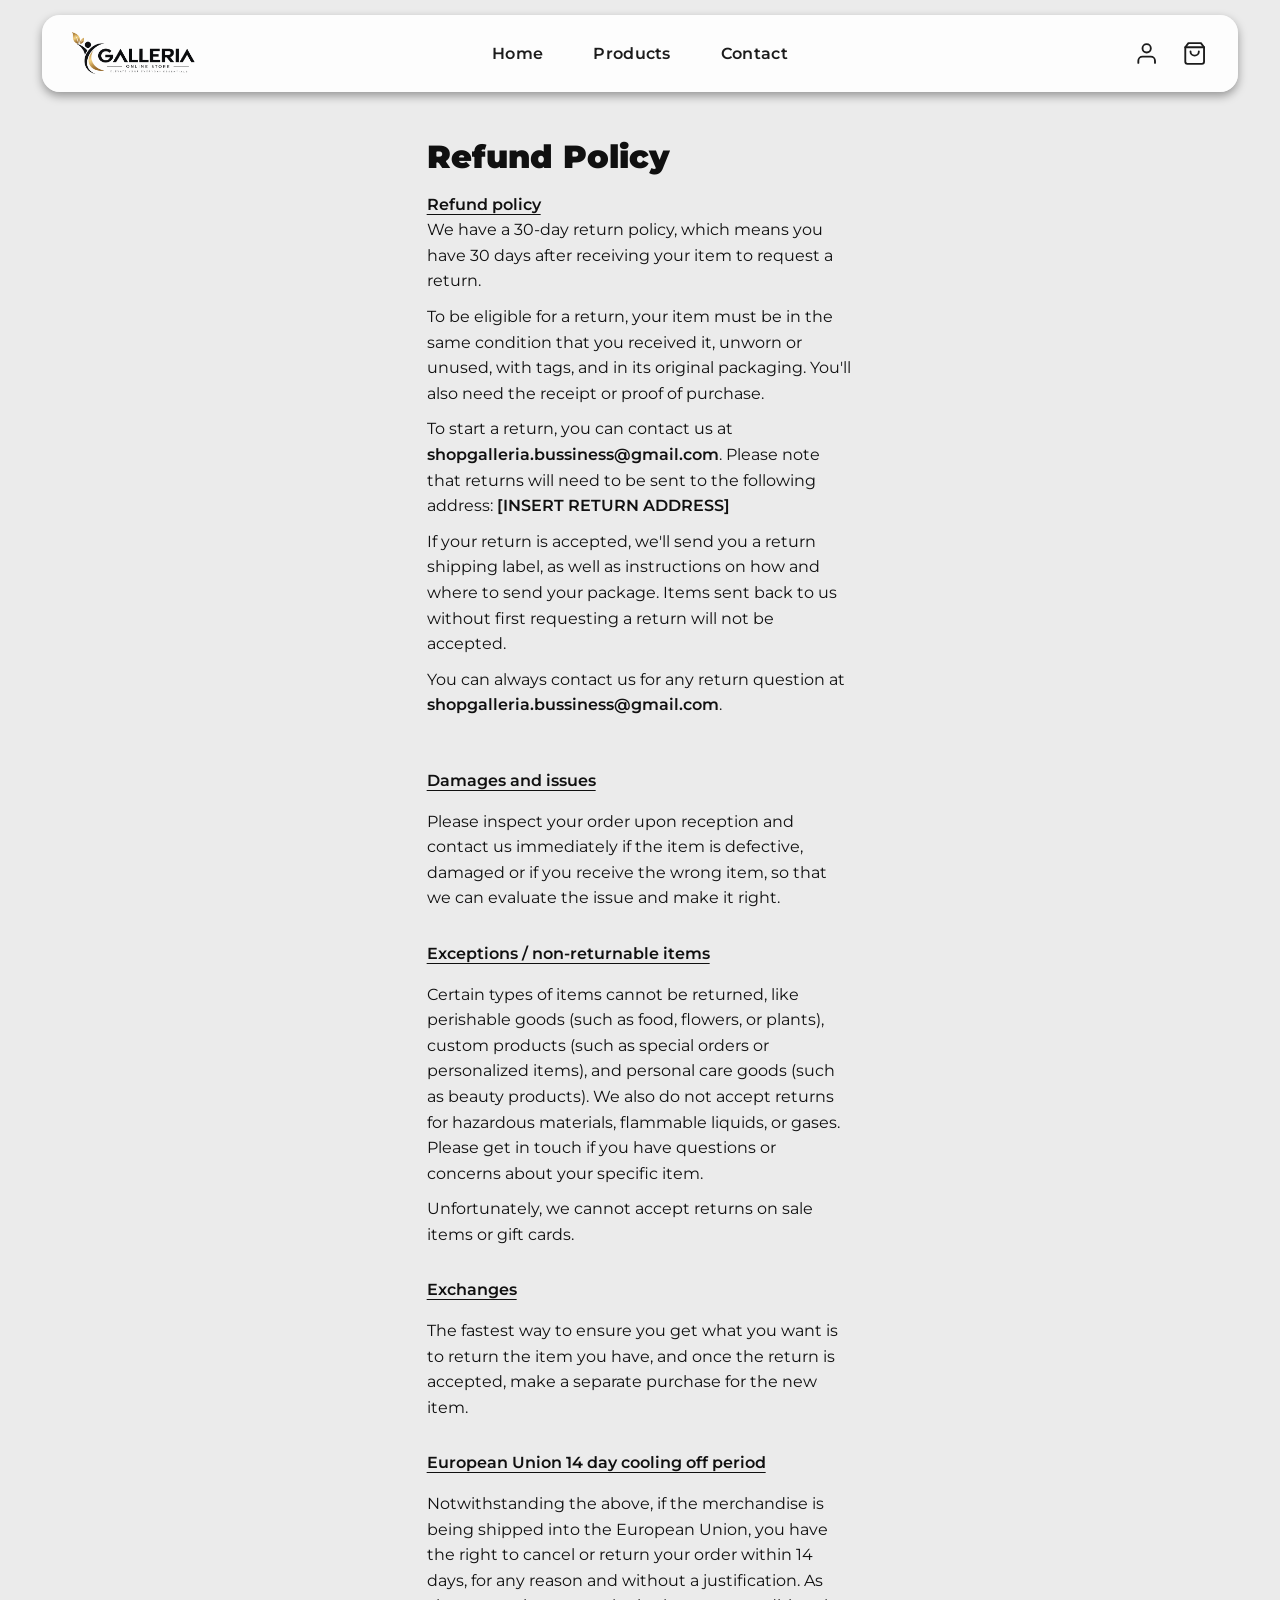
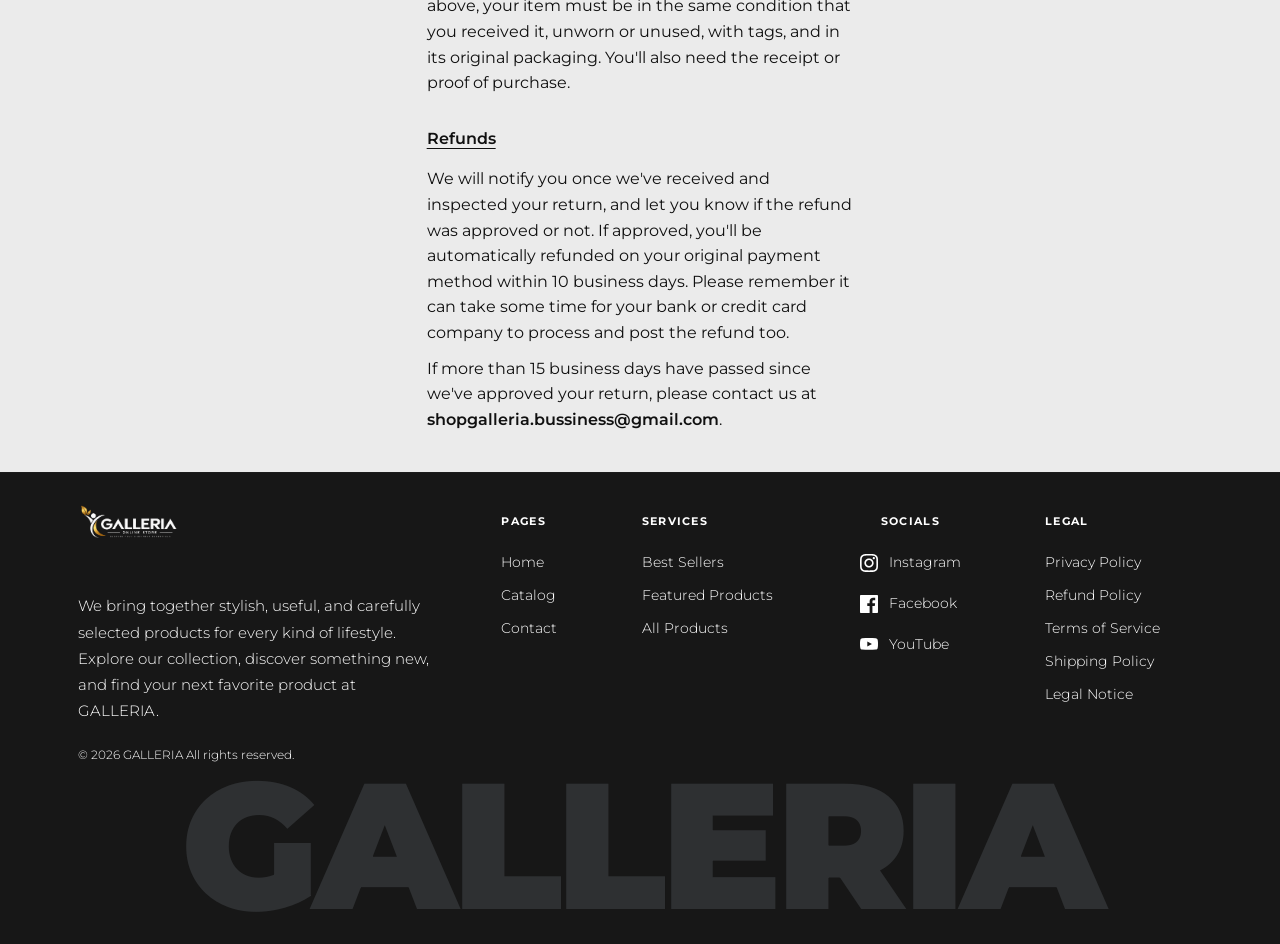
<file: refund-policy.html>
<!DOCTYPE html>
<html lang="en">

<head>
    <meta charset="UTF-8">
    <meta name="viewport" content="width=device-width, initial-scale=1.0">
    <title> Galleria | Refund Policy </title>
    <meta http-equiv="X-UA-Compatible" content="IE=7">
    <link rel="shortcut icon" href="assets/images/favicon/favicon.ico" type="image/x-icon">
    <link rel="stylesheet" href="assets/css/custom-style.css">
</head>

<body>
    <!-- NAVBAR START -->
    <nav class="navbar">
        <div class="custom-container">
            <div class="row">
                <div class="col-12 col-lg-12">
                    <div class="nav__wrap">
                        <div class="nav_right">
                            <div class="header_logo">
                                <a href="index.html">
                                    <img class="img-fluid" src="assets/images/galleria images/logo/logo-img.avif"
                                        alt="logo">
                                </a>
                            </div>
                        </div>
                        <div class="main-menu">
                            <button class="menu-close" aria-label="Close menu">
                                <svg viewBox="0 0 24 24" fill="none" stroke="currentColor" stroke-width="1.8"
                                    stroke-linecap="round" stroke-linejoin="round">
                                    <line x1="18" y1="6" x2="6" y2="18" />
                                    <line x1="6" y1="6" x2="18" y2="18" />
                                </svg>
                            </button>
                            <ul class="nav_item">
                                <li class="nav_items"><a href="index.html">Home</a></li>
                                <li class="nav_items"><a href="products-listing.html">Products</a></li>
                                <li class="nav_items"><a href="contact.html">Contact</a></li>
                            </ul>
                        </div>
                        <div class="nav_buttons">
                            <div class="icon_group">
                                <a href="">
                                    <svg viewBox="0 0 24 24" fill="none" stroke-width="1.8" stroke-linecap="round"
                                        stroke-linejoin="round">
                                        <path d="M20 21v-2a4 4 0 0 0-4-4H8a4 4 0 0 0-4 4v2" />
                                        <circle cx="12" cy="7" r="4" />
                                    </svg>
                                </a>

                                <a href="" class="nav_cart_btn" id="navCartBtn">
                                    <svg viewBox="0 0 24 24" fill="none" stroke-width="1.8" stroke-linecap="round"
                                        stroke-linejoin="round">
                                        <path d="M6 2 3 6v14a2 2 0 0 0 2 2h14a2 2 0 0 0 2-2V6l-3-4Z" />
                                        <path d="M3 6h18" />
                                        <path d="M16 10a4 4 0 0 1-8 0" />
                                    </svg>
                                </a>

                                <a href="#" class="hamburger-toggle">
                                    <svg viewBox="0 0 24 24" fill="none" stroke-width="1.8" stroke-linecap="round"
                                        stroke-linejoin="round">
                                        <line x1="3" y1="6" x2="21" y2="6" />
                                        <line x1="3" y1="12" x2="21" y2="12" />
                                        <line x1="3" y1="18" x2="21" y2="18" />
                                    </svg>
                                </a>
                            </div>
                        </div>
                    </div>
                </div>
            </div>
        </div>
    </nav>
    <!-- NAVBAR END -->

    <!-- REFUND POLICY SECTION START -->
    <section class="refund_policy_section primary-text-color mt-70">
        <div class="small-custom-container">
            <div class="row">

                <div class="content_area">
                    <h2 class="heading fs-48 fw-900">Refund Policy</h2>
                    <div class="title mt-20 fs-20 fw-600 underline_title">Refund policy</div>
                    <div class="cnt_wrap fs-18 fw-400">
                        <p>We have a 30-day return policy, which means you have 30 days after receiving your item to
                            request a return.</p>
                        <p>To be eligible for a return, your item must be in the same condition that you received it,
                            unworn or unused, with tags, and in its original packaging. You'll also need the receipt or
                            proof of purchase.</p>
                        <p>To start a return, you can contact us at
                            <strong>shopgalleria.bussiness@gmail.com</strong>. Please note that returns will need to be
                            sent to the following address: <strong>[INSERT RETURN ADDRESS]</strong>
                        </p>
                        <p>If your return is accepted, we'll send you a return shipping label, as well as instructions
                            on how and where to send your package. Items sent back to us without first requesting a
                            return will not be accepted.</p>
                        <p>You can always contact us for any return question at
                            <strong>shopgalleria.bussiness@gmail.com</strong>.
                        </p>
                    </div>
                </div>

                <div class="policy_block">
                    <div class="title fs-20 fw-600 underline_title">Damages and issues</div>
                    <div class="cnt_wrap mt-20 fs-18 fw-400">
                        <p>Please inspect your order upon reception and contact us immediately if the item is
                            defective, damaged or if you receive the wrong item, so that we can evaluate the issue and
                            make it right.</p>
                    </div>
                </div>

                <div class="policy_block">
                    <div class="title fs-20 fw-600 underline_title">Exceptions / non-returnable items</div>
                    <div class="cnt_wrap mt-20 fs-18 fw-400">
                        <p>Certain types of items cannot be returned, like perishable goods (such as food, flowers, or
                            plants), custom products (such as special orders or personalized items), and personal care
                            goods (such as beauty products). We also do not accept returns for hazardous materials,
                            flammable liquids, or gases. Please get in touch if you have questions or concerns about
                            your specific item.</p>
                        <p>Unfortunately, we cannot accept returns on sale items or gift cards.</p>
                    </div>
                </div>

                <div class="policy_block">
                    <div class="title fs-20 fw-600 underline_title">Exchanges</div>
                    <div class="cnt_wrap mt-20 fs-18 fw-400">
                        <p>The fastest way to ensure you get what you want is to return the item you have, and once the
                            return is accepted, make a separate purchase for the new item.</p>
                    </div>
                </div>

                <div class="policy_block">
                    <div class="title fs-20 fw-600 underline_title">European Union 14 day cooling off period</div>
                    <div class="cnt_wrap mt-20 fs-18 fw-400">
                        <p>Notwithstanding the above, if the merchandise is being shipped into the European Union, you
                            have the right to cancel or return your order within 14 days, for any reason and without a
                            justification. As above, your item must be in the same condition that you received it,
                            unworn or unused, with tags, and in its original packaging. You'll also need the receipt or
                            proof of purchase.</p>
                    </div>
                </div>

                <div class="policy_block mb-60">
                    <div class="title fs-20 fw-600 underline_title">Refunds</div>
                    <div class="cnt_wrap mt-20 fs-18 fw-400">
                        <p>We will notify you once we've received and inspected your return, and let you know if the
                            refund was approved or not. If approved, you'll be automatically refunded on your original
                            payment method within 10 business days. Please remember it can take some time for your bank
                            or credit card company to process and post the refund too.</p>
                        <p>If more than 15 business days have passed since we've approved your return, please contact
                            us at <strong>shopgalleria.bussiness@gmail.com</strong>.</p>
                    </div>
                </div>

            </div>
        </div>
    </section>
    <!-- REFUND POLICY SECTION END -->

    <!-- FOOTER -->
    <footer class="footer">
        <!-- Top Grid -->
        <div class="footer-grid">
            <!-- Brand Column -->
            <div class="row">
                <div class="col-12 col-lg-4">
                    <div class="footer-brand">
                        <div class="footer-logo">
                            <img src="assets/images/galleria images/logo/White logo.png" alt="CallForSites.dev logo"
                                class="footer-logo-img" />
                        </div>
                        <p class="footer-tagline">
                            We bring together stylish, useful, and carefully selected products for every kind of
                            lifestyle.
                            Explore our collection, discover something new, and find your next favorite product at
                            GALLERIA.
                        </p>
                        <p class="footer-copy">
                            &copy; <span id="year"></span> GALLERIA All rights reserved.
                        </p>
                    </div>
                </div>
                <div class="col-12 col-lg-8">
                    <div class="footer_pages">
                        <div class="footer-col">
                            <p class="footer-col-heading">Pages</p>
                            <ul class="footer-links">
                                <li><a href="index.html">Home</a></li>
                                <li><a href="#">Catalog</a></li>
                                <li><a href="contact.html">Contact</a></li>
                            </ul>
                        </div>
                        <!-- Services -->
                        <div class="footer-col">
                            <p class="footer-col-heading">Services</p>
                            <ul class="footer-links">
                                <li><a href="#"> Best Sellers</a></li>
                                <li><a href="#">Featured Products </a></li>
                                <li><a href="#">All Products </a></li>
                            </ul>
                        </div>

                        <!-- Socials -->
                        <div class="footer-col">
                            <p class="footer-col-heading pl-10">Socials</p>
                            <ul class="footer-links">
                                <li><a href="#">
                                        <div class="social_icon">
                                            <svg viewBox="0 0 24 24" xmlns="http://www.w3.org/2000/svg" role="img"
                                                aria-labelledby="instagram-logo" style="height: 24px;">
                                                <title id="instagram-logo">Instagram</title>
                                                <path fill="#fff"
                                                    d="M16.8196 8.27581C17.4161 8.27581 17.8996 7.79226 17.8996 7.19579C17.8996 6.59931 17.4161 6.1158 16.8196 6.1158C16.2231 6.1158 15.7396 6.59931 15.7396 7.19579C15.7396 7.79226 16.2231 8.27581 16.8196 8.27581Z">
                                                </path>
                                                <path fill="#fff" fill-rule="evenodd"
                                                    d="M12.0154 7.37838C9.46291 7.37838 7.39373 9.44757 7.39373 12C7.39373 14.5525 9.46291 16.6217 12.0154 16.6217C14.5678 16.6217 16.637 14.5525 16.637 12C16.637 9.44757 14.5678 7.37838 12.0154 7.37838ZM9.01535 12C9.01535 13.6569 10.3585 15 12.0154 15C13.6722 15 15.0154 13.6569 15.0154 12C15.0154 10.3432 13.6722 9 12.0154 9C10.3585 9 9.01535 10.3432 9.01535 12Z">
                                                </path>
                                                <path fill="#fff"
                                                    d="M12.0154 3C9.57109 3 9.26464 3.01036 8.30469 3.05416C7.34671 3.09789 6.69251 3.25001 6.12 3.47251C5.52817 3.70251 5.02627 4.01025 4.52593 4.51058C4.02559 5.01092 3.71785 5.51283 3.48785 6.10466C3.26535 6.67716 3.11323 7.33137 3.06951 8.28935C3.02571 9.24926 3.01538 9.55575 3.01538 12C3.01538 14.4443 3.02571 14.7508 3.06951 15.7107C3.11323 16.6687 3.26535 17.3229 3.48785 17.8954C3.71785 18.4872 4.02559 18.9891 4.52593 19.4895C5.02627 19.9898 5.52817 20.2975 6.12 20.5275C6.69251 20.75 7.34671 20.9021 8.30469 20.9459C9.26464 20.9897 9.57109 21 12.0154 21C14.4596 21 14.7661 20.9897 15.726 20.9459C16.684 20.9021 17.3382 20.75 17.9107 20.5275C18.5026 20.2975 19.0045 19.9898 19.5048 19.4895C20.0051 18.9891 20.3129 18.4872 20.5429 17.8954C20.7654 17.3229 20.9175 16.6687 20.9612 15.7107C21.005 14.7508 21.0154 14.4443 21.0154 12C21.0154 9.55575 21.005 9.24926 20.9612 8.28935C20.9175 7.33137 20.7654 6.67716 20.5429 6.10466C20.3129 5.51283 20.0051 5.01092 19.5048 4.51058C19.0045 4.01025 18.5026 3.70251 17.9107 3.47251C17.3382 3.25001 16.684 3.09789 15.726 3.05416C14.7661 3.01036 14.4596 3 12.0154 3ZM12.0154 4.62165C14.4185 4.62165 14.7031 4.6308 15.6521 4.6741C16.5296 4.71415 17.0062 4.86077 17.3233 4.98398C17.7434 5.14725 18.0432 5.34231 18.3582 5.65723C18.6731 5.97215 18.8681 6.272 19.0314 6.69206C19.1546 7.00923 19.3012 7.48577 19.3413 8.36323C19.3846 9.31228 19.3937 9.5969 19.3937 12C19.3937 14.4031 19.3846 14.6878 19.3413 15.6368C19.3012 16.5143 19.1546 16.9908 19.0314 17.308C18.8681 17.728 18.6731 18.0279 18.3582 18.3428C18.0432 18.6577 17.7434 18.8528 17.3233 19.016C17.0062 19.1393 16.5296 19.2859 15.6521 19.3259C14.7032 19.3692 14.4186 19.3784 12.0154 19.3784C9.61211 19.3784 9.32748 19.3692 8.37861 19.3259C7.50112 19.2859 7.02457 19.1393 6.70744 19.016C6.28734 18.8528 5.9875 18.6577 5.67258 18.3428C5.35766 18.0279 5.16259 17.728 4.99936 17.308C4.87611 16.9908 4.72949 16.5143 4.68944 15.6368C4.64615 14.6878 4.637 14.4031 4.637 12C4.637 9.5969 4.64615 9.31228 4.68944 8.36323C4.72949 7.48577 4.87611 7.00923 4.99936 6.69206C5.16259 6.272 5.35766 5.97215 5.67258 5.65723C5.9875 5.34231 6.28734 5.14725 6.70744 4.98398C7.02457 4.86077 7.50112 4.71415 8.37861 4.6741C9.32748 4.6308 9.61211 4.62165 12.0154 4.62165Z">
                                                </path>
                                            </svg>
                                        </div>
                                        <span class="social_name">Instagram</span>
                                    </a></li>
                                <li><a href="#">
                                        <div class="social_icon">
                                            <svg viewBox="0 0 24 24" xmlns="http://www.w3.org/2000/svg" role="img"
                                                aria-labelledby="facebook-logo" style="height: 24px;">
                                                <title id="facebook-logo">Facebook</title>
                                                <path fill="#fff"
                                                    d="M3.9936 3C3.4446 3 3 3.4446 3 3.9936V20.0064C3 20.5545 3.4446 21 3.9936 21H12.6147V14.0295H10.2684V11.3124H12.6147V9.309C12.6147 6.9843 14.034 5.718 16.1085 5.718C17.1021 5.718 17.9553 5.7927 18.2046 5.8251V8.2551L16.7664 8.256C15.6378 8.256 15.42 8.7915 15.42 9.5781V11.3124H18.1101L17.7591 14.0295H15.42V21H20.0064C20.5554 21 21 20.5545 21 20.0064V3.9936C21 3.4446 20.5554 3 20.0064 3H3.9936Z">
                                                </path>
                                            </svg>
                                        </div>
                                        <span class="social_name">Facebook</span>
                                    </a></li>
                                <li><a href="#">
                                        <div class="social_icon">
                                            <svg viewBox="0 0 24 24" xmlns="http://www.w3.org/2000/svg" role="img"
                                                aria-labelledby="youtube-logo" style="height: 24px;">
                                                <title id="youtube-logo">YouTube</title>
                                                <path fill="#fff"
                                                    d="M20.6883 7.9079c-.2201-.905-1.0031-1.572-1.9457-1.6721C16.5106 6 14.2516 5.9993 12.0025 6c-2.2492-.0008-4.5082 0-6.7402.2357-.9426.1-1.7256.767-1.9457 1.672C3.0033 9.1969 3 10.6029 3 11.9296c0 1.3267 0 2.7334.3125 4.0216.221.905 1.0031 1.5728 1.9457 1.6721 2.232.2357 4.491.2364 6.7402.2357 2.2491.0007 4.5081 0 6.7401-.2357.9426-.0993 1.7256-.7671 1.9457-1.6721.3133-1.2882.3158-2.6949.3158-4.0216 0-1.3267.0016-2.7327-.3117-4.0216Zm-10.3819 6.5364V9.6185l4.6571 2.4125-4.6571 2.4133Z">
                                                </path>
                                            </svg>
                                        </div>
                                        <span class="social_name">YouTube</span>
                                    </a></li>
                            </ul>
                        </div>

                        <!-- Legal -->
                        <div class="footer-col">
                            <p class="footer-col-heading">Legal</p>
                            <ul class="footer-links">
                                <li><a href="privacy-policy.html">Privacy Policy</a></li>
                                <li><a href="refund-policy.html">Refund Policy</a></li>
                                <li><a href="terms-of-service.html">Terms of Service</a></li>
                                <li><a href="shipping-policy.html">Shipping Policy</a></li>
                                <li><a href="legal-notice.html">Legal Notice</a></li>
                            </ul>
                        </div>
                    </div>
                    <!-- Pages -->
                </div>
            </div>
        </div>

        <!-- Big Watermark -->
        <div class="footer-watermark" aria-hidden="true">GALLERIA</div>

    </footer>
    <!-- FOOTER -->
</body>
<script src="assets/js/component.js"></script>
<script src="assets/js/custom-script.js"></script>
<script src="assets/js/nav.js"></script>
<script src="assets/js/home.js"></script>
</html>
</file>
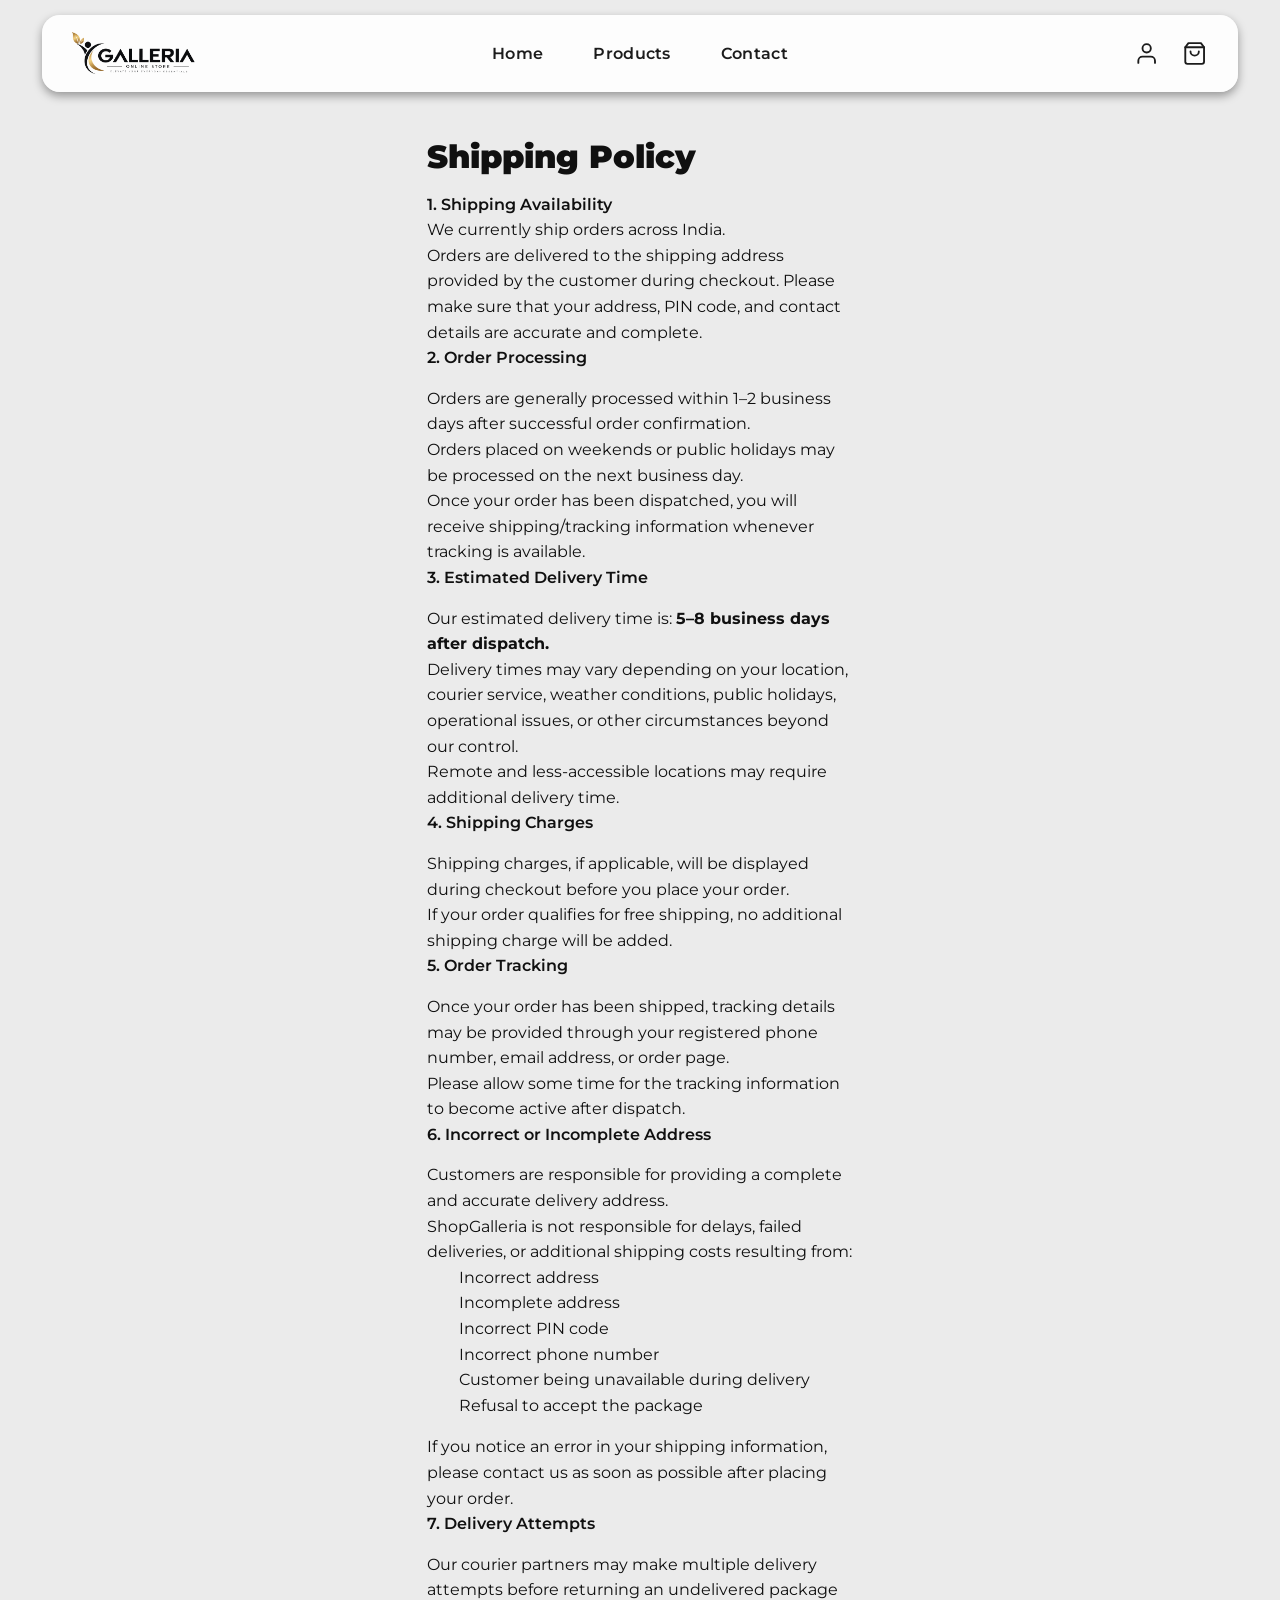
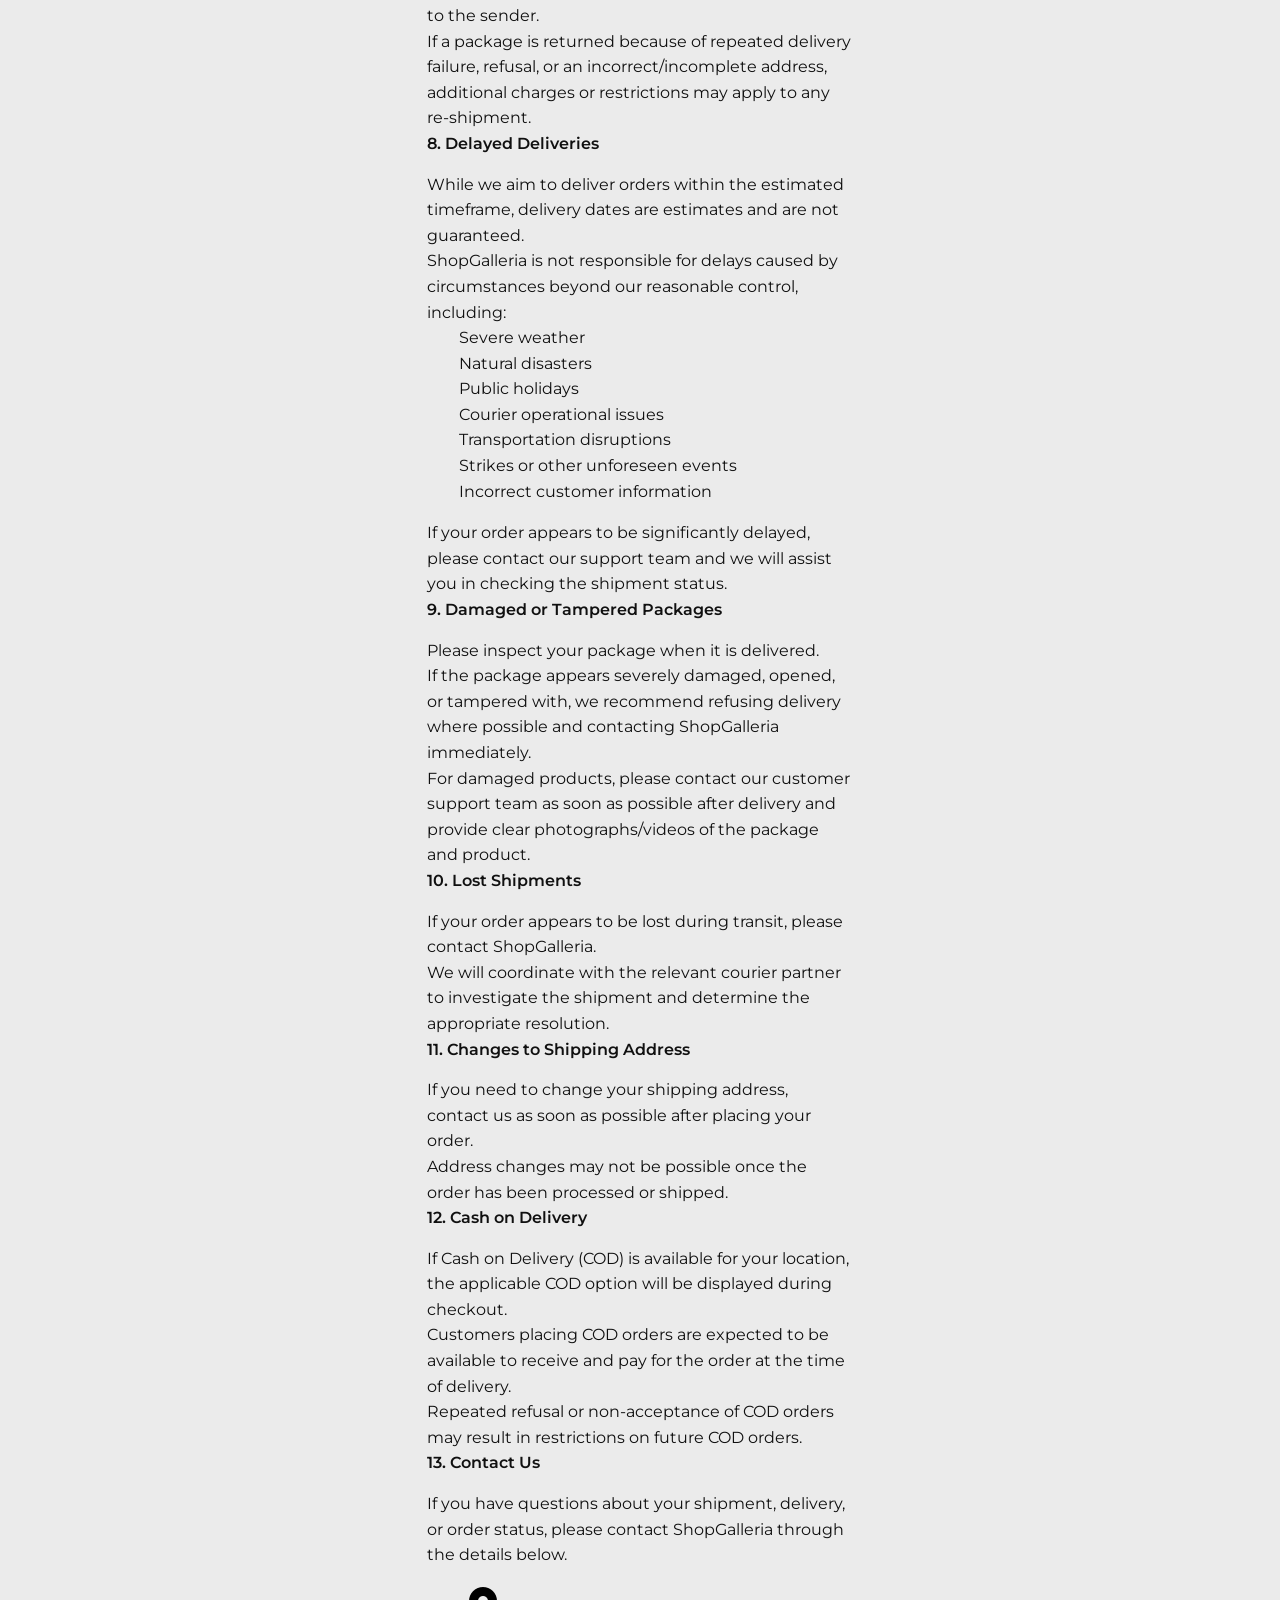
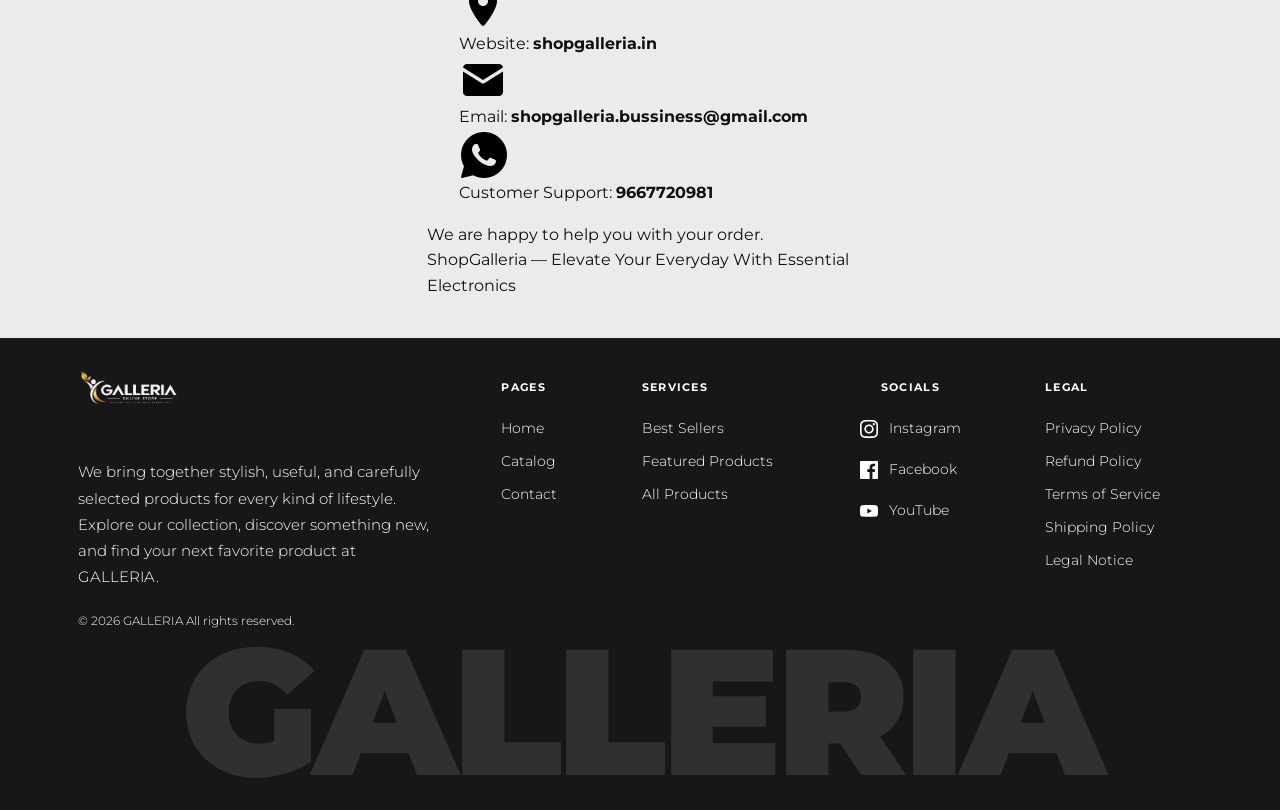
<file: shipping-policy.html>
<!DOCTYPE html>
<html lang="en">

<head>
    <meta charset="UTF-8">
    <meta name="viewport" content="width=device-width, initial-scale=1.0">
    <title> Galleria | Refund Policy </title>
    <meta http-equiv="X-UA-Compatible" content="IE=7">
    <link rel="shortcut icon" href="assets/images/favicon/favicon.ico" type="image/x-icon">
    <link rel="stylesheet" href="assets/css/custom-style.css">
</head>

<body>
    <!-- NAVBAR START -->
    <nav class="navbar">
        <div class="custom-container">
            <div class="row">
                <div class="col-12 col-lg-12">
                    <div class="nav__wrap">
                        <div class="nav_right">
                            <div class="header_logo">
                                <a href="index.html">
                                    <img class="img-fluid" src="assets/images/galleria images/logo/logo-img.avif"
                                        alt="logo">
                                </a>
                            </div>
                        </div>
                        <div class="main-menu">
                            <button class="menu-close" aria-label="Close menu">
                                <svg viewBox="0 0 24 24" fill="none" stroke="currentColor" stroke-width="1.8"
                                    stroke-linecap="round" stroke-linejoin="round">
                                    <line x1="18" y1="6" x2="6" y2="18" />
                                    <line x1="6" y1="6" x2="18" y2="18" />
                                </svg>
                            </button>
                            <ul class="nav_item">
                                <li class="nav_items"><a href="index.html">Home</a></li>
                                <li class="nav_items"><a href="products-listing.html">Products</a></li>
                                <li class="nav_items"><a href="contact.html">Contact</a></li>
                            </ul>
                        </div>
                        <div class="nav_buttons">
                            <div class="icon_group">
                                <a href="">
                                    <svg viewBox="0 0 24 24" fill="none" stroke-width="1.8" stroke-linecap="round"
                                        stroke-linejoin="round">
                                        <path d="M20 21v-2a4 4 0 0 0-4-4H8a4 4 0 0 0-4 4v2" />
                                        <circle cx="12" cy="7" r="4" />
                                    </svg>
                                </a>

                                <a href="" class="nav_cart_btn" id="navCartBtn">
                                    <svg viewBox="0 0 24 24" fill="none" stroke-width="1.8" stroke-linecap="round"
                                        stroke-linejoin="round">
                                        <path d="M6 2 3 6v14a2 2 0 0 0 2 2h14a2 2 0 0 0 2-2V6l-3-4Z" />
                                        <path d="M3 6h18" />
                                        <path d="M16 10a4 4 0 0 1-8 0" />
                                    </svg>
                                </a>

                                <a href="#" class="hamburger-toggle">
                                    <svg viewBox="0 0 24 24" fill="none" stroke-width="1.8" stroke-linecap="round"
                                        stroke-linejoin="round">
                                        <line x1="3" y1="6" x2="21" y2="6" />
                                        <line x1="3" y1="12" x2="21" y2="12" />
                                        <line x1="3" y1="18" x2="21" y2="18" />
                                    </svg>
                                </a>
                            </div>
                        </div>
                    </div>
                </div>
            </div>
        </div>
    </nav>
    <!-- NAVBAR END -->

    <!-- SHIPPING POLICY SECTION START -->
    <section class="Fshipping_policy_section primary-text-color mt-70">
        <div class="small-custom-container">
            <div class="row">

                <div class="content_area">
                    <h2 class="heading fs-48 fw-900">Shipping Policy</h2>
                    <div class="title mt-20 fs-20 fw-600 underline_title">1. Shipping Availability</div>
                    <div class="cnt_wrap fs-18 fw-400">
                        <p>We currently ship orders across India.</p>
                        <p>Orders are delivered to the shipping address provided by the customer during checkout.
                            Please make sure that your address, PIN code, and contact details are accurate and
                            complete.</p>
                    </div>
                </div>

                <div class="policy_block">
                    <div class="title fs-20 fw-600 underline_title">2. Order Processing</div>
                    <div class="cnt_wrap mt-20 fs-18 fw-400">
                        <p>Orders are generally processed within 1–2 business days after successful order
                            confirmation.</p>
                        <p>Orders placed on weekends or public holidays may be processed on the next business
                            day.</p>
                        <p>Once your order has been dispatched, you will receive shipping/tracking information
                            whenever tracking is available.</p>
                    </div>
                </div>

                <div class="policy_block">
                    <div class="title fs-20 fw-600 underline_title">3. Estimated Delivery Time</div>
                    <div class="cnt_wrap mt-20 fs-18 fw-400">
                        <p>Our estimated delivery time is: <strong>5–8 business days after dispatch.</strong></p>
                        <p>Delivery times may vary depending on your location, courier service, weather conditions,
                            public holidays, operational issues, or other circumstances beyond our control.</p>
                        <p>Remote and less-accessible locations may require additional delivery time.</p>
                    </div>
                </div>

                <div class="policy_block">
                    <div class="title fs-20 fw-600 underline_title">4. Shipping Charges</div>
                    <div class="cnt_wrap mt-20 fs-18 fw-400">
                        <p>Shipping charges, if applicable, will be displayed during checkout before you place your
                            order.</p>
                        <p>If your order qualifies for free shipping, no additional shipping charge will be
                            added.</p>
                    </div>
                </div>

                <div class="policy_block">
                    <div class="title fs-20 fw-600 underline_title">5. Order Tracking</div>
                    <div class="cnt_wrap mt-20 fs-18 fw-400">
                        <p>Once your order has been shipped, tracking details may be provided through your
                            registered phone number, email address, or order page.</p>
                        <p>Please allow some time for the tracking information to become active after dispatch.</p>
                    </div>
                </div>

                <div class="policy_block">
                    <div class="title fs-20 fw-600 underline_title">6. Incorrect or Incomplete Address</div>
                    <div class="cnt_wrap mt-20 fs-18 fw-400">
                        <p>Customers are responsible for providing a complete and accurate delivery address.</p>
                        <p>ShopGalleria is not responsible for delays, failed deliveries, or additional shipping
                            costs resulting from:</p>
                        <ul class="policy_list">
                            <li>Incorrect address</li>
                            <li>Incomplete address</li>
                            <li>Incorrect PIN code</li>
                            <li>Incorrect phone number</li>
                            <li>Customer being unavailable during delivery</li>
                            <li>Refusal to accept the package</li>
                        </ul>
                        <p>If you notice an error in your shipping information, please contact us as soon as
                            possible after placing your order.</p>
                    </div>
                </div>

                <div class="policy_block">
                    <div class="title fs-20 fw-600 underline_title">7. Delivery Attempts</div>
                    <div class="cnt_wrap mt-20 fs-18 fw-400">
                        <p>Our courier partners may make multiple delivery attempts before returning an undelivered
                            package to the sender.</p>
                        <p>If a package is returned because of repeated delivery failure, refusal, or an
                            incorrect/incomplete address, additional charges or restrictions may apply to any
                            re-shipment.</p>
                    </div>
                </div>

                <div class="policy_block">
                    <div class="title fs-20 fw-600 underline_title">8. Delayed Deliveries</div>
                    <div class="cnt_wrap mt-20 fs-18 fw-400">
                        <p>While we aim to deliver orders within the estimated timeframe, delivery dates are
                            estimates and are not guaranteed.</p>
                        <p>ShopGalleria is not responsible for delays caused by circumstances beyond our reasonable
                            control, including:</p>
                        <ul class="policy_list">
                            <li>Severe weather</li>
                            <li>Natural disasters</li>
                            <li>Public holidays</li>
                            <li>Courier operational issues</li>
                            <li>Transportation disruptions</li>
                            <li>Strikes or other unforeseen events</li>
                            <li>Incorrect customer information</li>
                        </ul>
                        <p>If your order appears to be significantly delayed, please contact our support team and we
                            will assist you in checking the shipment status.</p>
                    </div>
                </div>

                <div class="policy_block">
                    <div class="title fs-20 fw-600 underline_title">9. Damaged or Tampered Packages</div>
                    <div class="cnt_wrap mt-20 fs-18 fw-400">
                        <p>Please inspect your package when it is delivered.</p>
                        <p>If the package appears severely damaged, opened, or tampered with, we recommend refusing
                            delivery where possible and contacting ShopGalleria immediately.</p>
                        <p>For damaged products, please contact our customer support team as soon as possible after
                            delivery and provide clear photographs/videos of the package and product.</p>
                    </div>
                </div>

                <div class="policy_block">
                    <div class="title fs-20 fw-600 underline_title">10. Lost Shipments</div>
                    <div class="cnt_wrap mt-20 fs-18 fw-400">
                        <p>If your order appears to be lost during transit, please contact ShopGalleria.</p>
                        <p>We will coordinate with the relevant courier partner to investigate the shipment and
                            determine the appropriate resolution.</p>
                    </div>
                </div>

                <div class="policy_block">
                    <div class="title fs-20 fw-600 underline_title">11. Changes to Shipping Address</div>
                    <div class="cnt_wrap mt-20 fs-18 fw-400">
                        <p>If you need to change your shipping address, contact us as soon as possible after
                            placing your order.</p>
                        <p>Address changes may not be possible once the order has been processed or shipped.</p>
                    </div>
                </div>

                <div class="policy_block">
                    <div class="title fs-20 fw-600 underline_title">12. Cash on Delivery</div>
                    <div class="cnt_wrap mt-20 fs-18 fw-400">
                        <p>If Cash on Delivery (COD) is available for your location, the applicable COD option will
                            be displayed during checkout.</p>
                        <p>Customers placing COD orders are expected to be available to receive and pay for the
                            order at the time of delivery.</p>
                        <p>Repeated refusal or non-acceptance of COD orders may result in restrictions on future COD
                            orders.</p>
                    </div>
                </div>

                <div class="policy_block policy_contact mb-60">
                    <div class="title fs-20 fw-600 underline_title">13. Contact Us</div>
                    <div class="cnt_wrap mt-20 fs-18 fw-400">
                        <p>If you have questions about your shipment, delivery, or order status, please contact
                            ShopGalleria through the details below.</p>
                        <ul class="customer_support_list mt-20 fs-18 fw-400">
                            <li class="customer_support_item">
                                <div class="svg_image">
                                    <img src="assets/images/galleria images/contact-us/icons/icons8-location-48.png"
                                        alt="">
                                </div>
                                Website: <strong>shopgalleria.in</strong>
                            </li>
                            <li class="customer_support_item">
                                <div class="svg_image">
                                    <img src="assets/images/galleria images/contact-us/icons/icons8-email-48.png"
                                        alt="">
                                </div>
                                Email: <strong>shopgalleria.bussiness@gmail.com</strong>
                            </li>
                            <li class="customer_support_item">
                                <div class="svg_image">
                                    <img src="assets/images/galleria images/contact-us/icons/icons8-whatsapp-50.png"
                                        alt="">
                                </div>
                                Customer Support: <strong>9667720981</strong>
                            </li>
                        </ul>
                        <p class="mt-20">We are happy to help you with your order.</p>
                        <p class="shipping_tagline">ShopGalleria — Elevate Your Everyday With Essential
                            Electronics</p>
                    </div>
                </div>

            </div>
        </div>
    </section>
    <!-- SHIPPING POLICY SECTION END -->

    <!-- FOOTER -->
    <footer class="footer">
        <!-- Top Grid -->
        <div class="footer-grid">
            <!-- Brand Column -->
            <div class="row">
                <div class="col-12 col-lg-4">
                    <div class="footer-brand">
                        <div class="footer-logo">
                            <img src="assets/images/galleria images/logo/White logo.png" alt="CallForSites.dev logo"
                                class="footer-logo-img" />
                        </div>
                        <p class="footer-tagline">
                            We bring together stylish, useful, and carefully selected products for every kind of
                            lifestyle.
                            Explore our collection, discover something new, and find your next favorite product at
                            GALLERIA.
                        </p>
                        <p class="footer-copy">
                            &copy; <span id="year"></span> GALLERIA All rights reserved.
                        </p>
                    </div>
                </div>
                <div class="col-12 col-lg-8">
                    <div class="footer_pages">
                        <div class="footer-col">
                            <p class="footer-col-heading">Pages</p>
                            <ul class="footer-links">
                                <li><a href="index.html">Home</a></li>
                                <li><a href="#">Catalog</a></li>
                                <li><a href="contact.html">Contact</a></li>
                            </ul>
                        </div>
                        <!-- Services -->
                        <div class="footer-col">
                            <p class="footer-col-heading">Services</p>
                            <ul class="footer-links">
                                <li><a href="#"> Best Sellers</a></li>
                                <li><a href="#">Featured Products </a></li>
                                <li><a href="#">All Products </a></li>
                            </ul>
                        </div>

                        <!-- Socials -->
                        <div class="footer-col">
                            <p class="footer-col-heading pl-10">Socials</p>
                            <ul class="footer-links">
                                <li><a href="#">
                                        <div class="social_icon">
                                            <svg viewBox="0 0 24 24" xmlns="http://www.w3.org/2000/svg" role="img"
                                                aria-labelledby="instagram-logo" style="height: 24px;">
                                                <title id="instagram-logo">Instagram</title>
                                                <path fill="#fff"
                                                    d="M16.8196 8.27581C17.4161 8.27581 17.8996 7.79226 17.8996 7.19579C17.8996 6.59931 17.4161 6.1158 16.8196 6.1158C16.2231 6.1158 15.7396 6.59931 15.7396 7.19579C15.7396 7.79226 16.2231 8.27581 16.8196 8.27581Z">
                                                </path>
                                                <path fill="#fff" fill-rule="evenodd"
                                                    d="M12.0154 7.37838C9.46291 7.37838 7.39373 9.44757 7.39373 12C7.39373 14.5525 9.46291 16.6217 12.0154 16.6217C14.5678 16.6217 16.637 14.5525 16.637 12C16.637 9.44757 14.5678 7.37838 12.0154 7.37838ZM9.01535 12C9.01535 13.6569 10.3585 15 12.0154 15C13.6722 15 15.0154 13.6569 15.0154 12C15.0154 10.3432 13.6722 9 12.0154 9C10.3585 9 9.01535 10.3432 9.01535 12Z">
                                                </path>
                                                <path fill="#fff"
                                                    d="M12.0154 3C9.57109 3 9.26464 3.01036 8.30469 3.05416C7.34671 3.09789 6.69251 3.25001 6.12 3.47251C5.52817 3.70251 5.02627 4.01025 4.52593 4.51058C4.02559 5.01092 3.71785 5.51283 3.48785 6.10466C3.26535 6.67716 3.11323 7.33137 3.06951 8.28935C3.02571 9.24926 3.01538 9.55575 3.01538 12C3.01538 14.4443 3.02571 14.7508 3.06951 15.7107C3.11323 16.6687 3.26535 17.3229 3.48785 17.8954C3.71785 18.4872 4.02559 18.9891 4.52593 19.4895C5.02627 19.9898 5.52817 20.2975 6.12 20.5275C6.69251 20.75 7.34671 20.9021 8.30469 20.9459C9.26464 20.9897 9.57109 21 12.0154 21C14.4596 21 14.7661 20.9897 15.726 20.9459C16.684 20.9021 17.3382 20.75 17.9107 20.5275C18.5026 20.2975 19.0045 19.9898 19.5048 19.4895C20.0051 18.9891 20.3129 18.4872 20.5429 17.8954C20.7654 17.3229 20.9175 16.6687 20.9612 15.7107C21.005 14.7508 21.0154 14.4443 21.0154 12C21.0154 9.55575 21.005 9.24926 20.9612 8.28935C20.9175 7.33137 20.7654 6.67716 20.5429 6.10466C20.3129 5.51283 20.0051 5.01092 19.5048 4.51058C19.0045 4.01025 18.5026 3.70251 17.9107 3.47251C17.3382 3.25001 16.684 3.09789 15.726 3.05416C14.7661 3.01036 14.4596 3 12.0154 3ZM12.0154 4.62165C14.4185 4.62165 14.7031 4.6308 15.6521 4.6741C16.5296 4.71415 17.0062 4.86077 17.3233 4.98398C17.7434 5.14725 18.0432 5.34231 18.3582 5.65723C18.6731 5.97215 18.8681 6.272 19.0314 6.69206C19.1546 7.00923 19.3012 7.48577 19.3413 8.36323C19.3846 9.31228 19.3937 9.5969 19.3937 12C19.3937 14.4031 19.3846 14.6878 19.3413 15.6368C19.3012 16.5143 19.1546 16.9908 19.0314 17.308C18.8681 17.728 18.6731 18.0279 18.3582 18.3428C18.0432 18.6577 17.7434 18.8528 17.3233 19.016C17.0062 19.1393 16.5296 19.2859 15.6521 19.3259C14.7032 19.3692 14.4186 19.3784 12.0154 19.3784C9.61211 19.3784 9.32748 19.3692 8.37861 19.3259C7.50112 19.2859 7.02457 19.1393 6.70744 19.016C6.28734 18.8528 5.9875 18.6577 5.67258 18.3428C5.35766 18.0279 5.16259 17.728 4.99936 17.308C4.87611 16.9908 4.72949 16.5143 4.68944 15.6368C4.64615 14.6878 4.637 14.4031 4.637 12C4.637 9.5969 4.64615 9.31228 4.68944 8.36323C4.72949 7.48577 4.87611 7.00923 4.99936 6.69206C5.16259 6.272 5.35766 5.97215 5.67258 5.65723C5.9875 5.34231 6.28734 5.14725 6.70744 4.98398C7.02457 4.86077 7.50112 4.71415 8.37861 4.6741C9.32748 4.6308 9.61211 4.62165 12.0154 4.62165Z">
                                                </path>
                                            </svg>
                                        </div>
                                        <span class="social_name">Instagram</span>
                                    </a></li>
                                <li><a href="#">
                                        <div class="social_icon">
                                            <svg viewBox="0 0 24 24" xmlns="http://www.w3.org/2000/svg" role="img"
                                                aria-labelledby="facebook-logo" style="height: 24px;">
                                                <title id="facebook-logo">Facebook</title>
                                                <path fill="#fff"
                                                    d="M3.9936 3C3.4446 3 3 3.4446 3 3.9936V20.0064C3 20.5545 3.4446 21 3.9936 21H12.6147V14.0295H10.2684V11.3124H12.6147V9.309C12.6147 6.9843 14.034 5.718 16.1085 5.718C17.1021 5.718 17.9553 5.7927 18.2046 5.8251V8.2551L16.7664 8.256C15.6378 8.256 15.42 8.7915 15.42 9.5781V11.3124H18.1101L17.7591 14.0295H15.42V21H20.0064C20.5554 21 21 20.5545 21 20.0064V3.9936C21 3.4446 20.5554 3 20.0064 3H3.9936Z">
                                                </path>
                                            </svg>
                                        </div>
                                        <span class="social_name">Facebook</span>
                                    </a></li>
                                <li><a href="#">
                                        <div class="social_icon">
                                            <svg viewBox="0 0 24 24" xmlns="http://www.w3.org/2000/svg" role="img"
                                                aria-labelledby="youtube-logo" style="height: 24px;">
                                                <title id="youtube-logo">YouTube</title>
                                                <path fill="#fff"
                                                    d="M20.6883 7.9079c-.2201-.905-1.0031-1.572-1.9457-1.6721C16.5106 6 14.2516 5.9993 12.0025 6c-2.2492-.0008-4.5082 0-6.7402.2357-.9426.1-1.7256.767-1.9457 1.672C3.0033 9.1969 3 10.6029 3 11.9296c0 1.3267 0 2.7334.3125 4.0216.221.905 1.0031 1.5728 1.9457 1.6721 2.232.2357 4.491.2364 6.7402.2357 2.2491.0007 4.5081 0 6.7401-.2357.9426-.0993 1.7256-.7671 1.9457-1.6721.3133-1.2882.3158-2.6949.3158-4.0216 0-1.3267.0016-2.7327-.3117-4.0216Zm-10.3819 6.5364V9.6185l4.6571 2.4125-4.6571 2.4133Z">
                                                </path>
                                            </svg>
                                        </div>
                                        <span class="social_name">YouTube</span>
                                    </a></li>
                            </ul>
                        </div>

                        <!-- Legal -->
                        <div class="footer-col">
                            <p class="footer-col-heading">Legal</p>
                            <ul class="footer-links">
                                <li><a href="privacy-policy.html">Privacy Policy</a></li>
                                <li><a href="refund-policy.html">Refund Policy</a></li>
                                <li><a href="terms-of-service.html">Terms of Service</a></li>
                                <li><a href="shipping-policy.html">Shipping Policy</a></li>
                                <li><a href="legal-notice.html">Legal Notice</a></li>
                            </ul>
                        </div>
                    </div>
                    <!-- Pages -->
                </div>
            </div>
        </div>

        <!-- Big Watermark -->
        <div class="footer-watermark" aria-hidden="true">GALLERIA</div>

    </footer>
    <!-- FOOTER -->
</body>
<script src="assets/js/component.js"></script>
<script src="assets/js/custom-script.js"></script>
<script src="assets/js/nav.js"></script>
<script src="assets/js/home.js"></script>
</html>
</file>
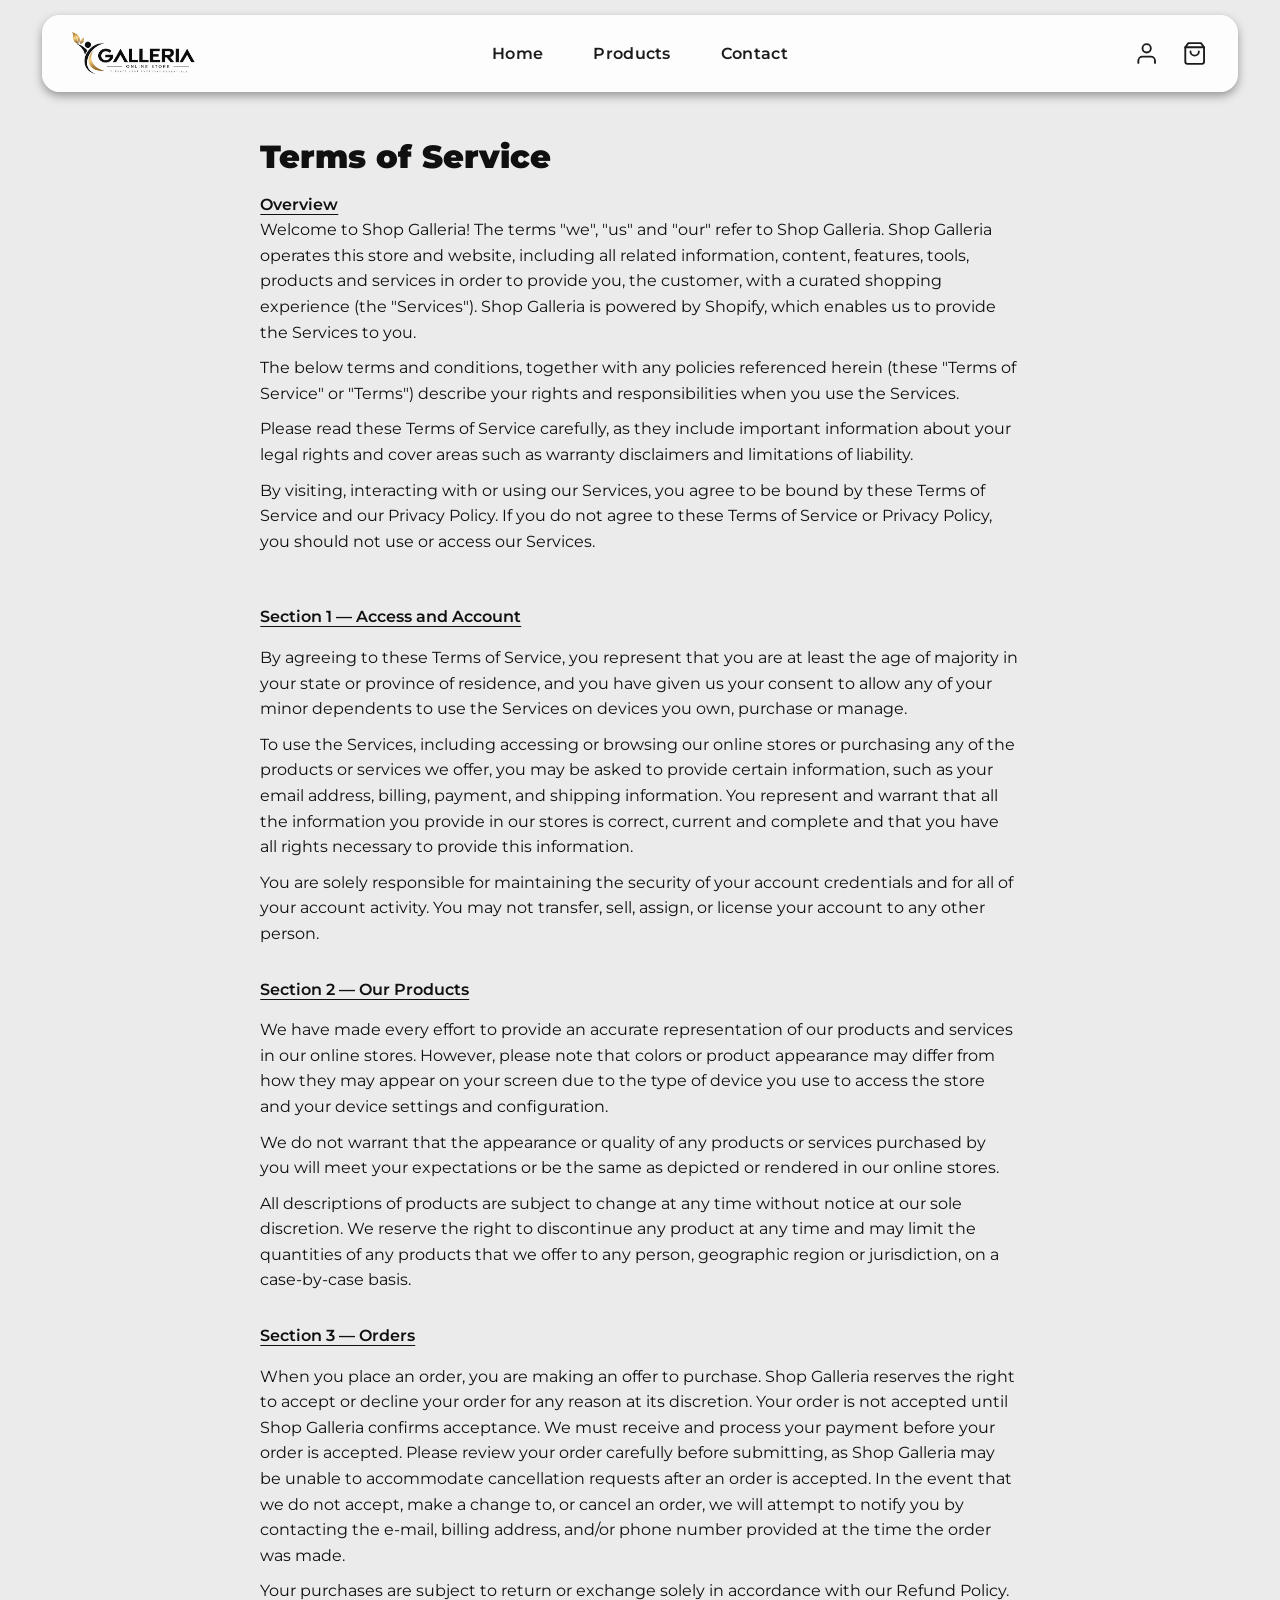
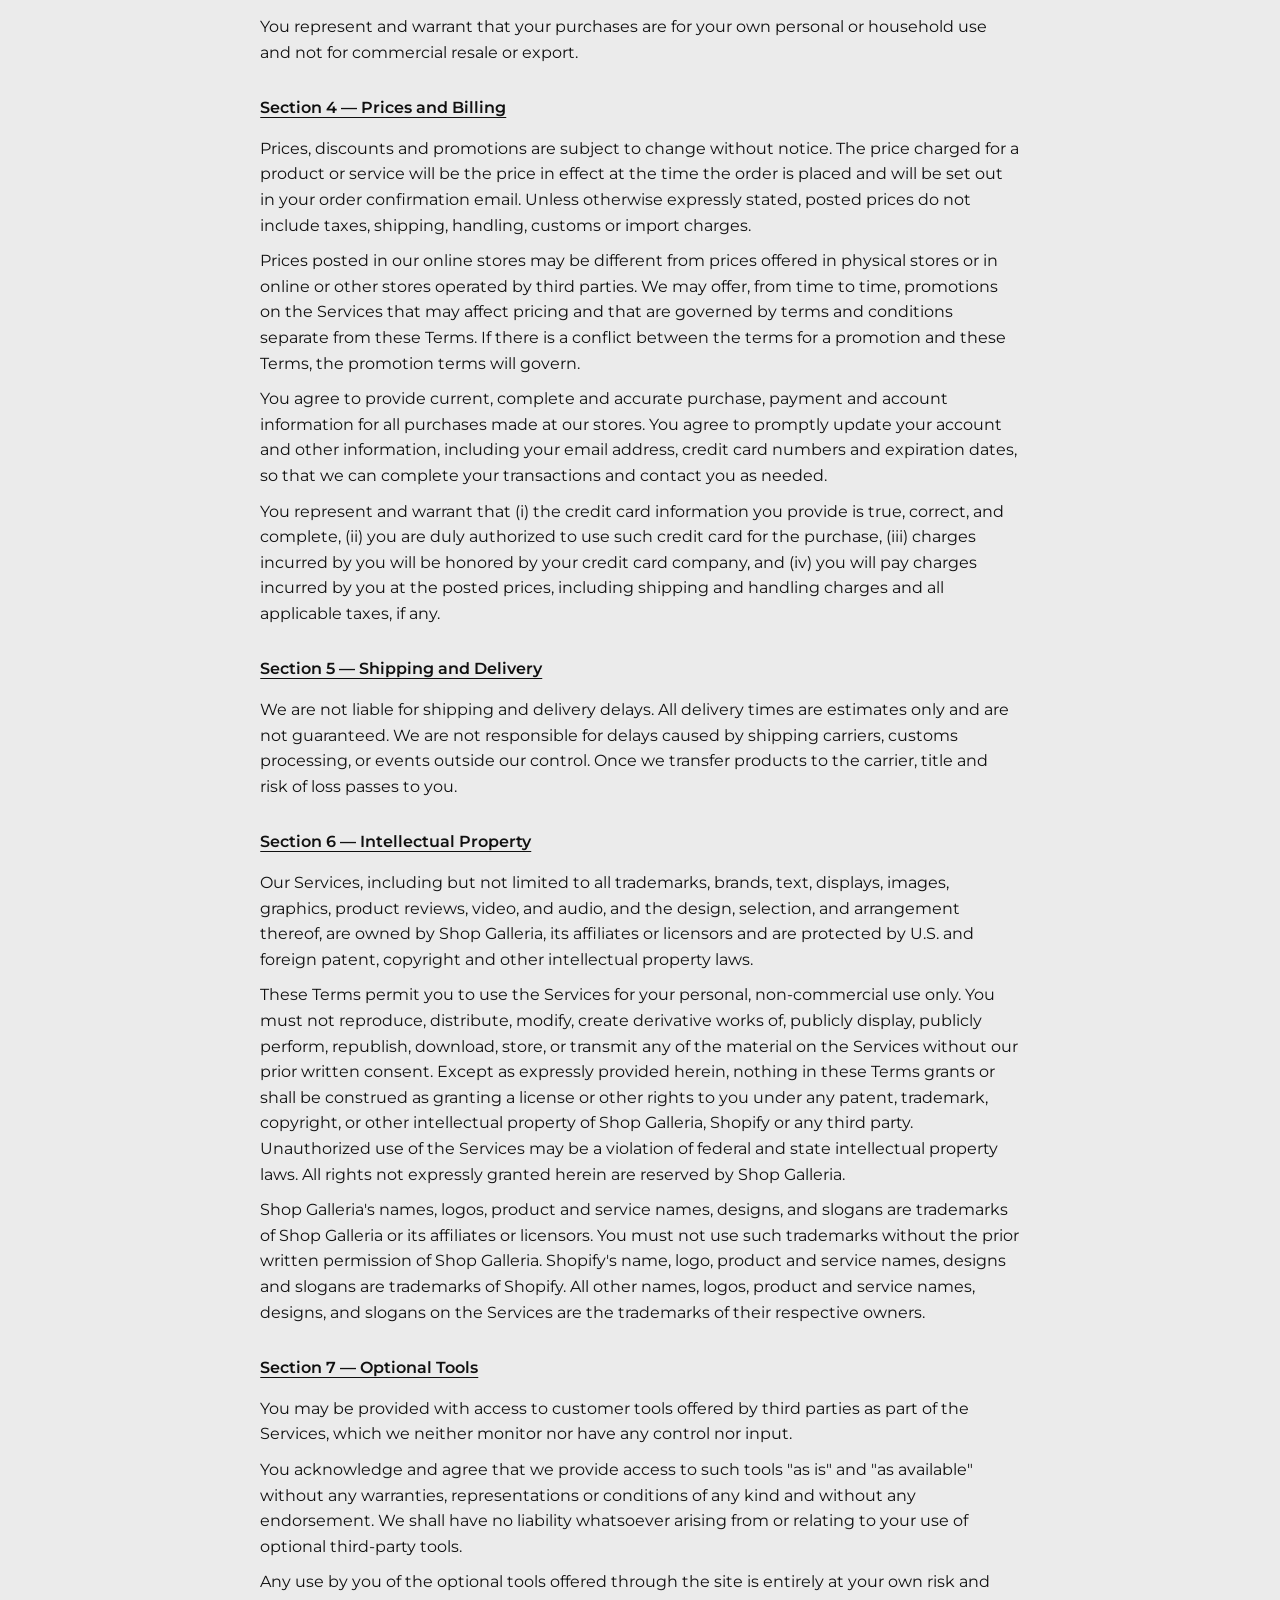
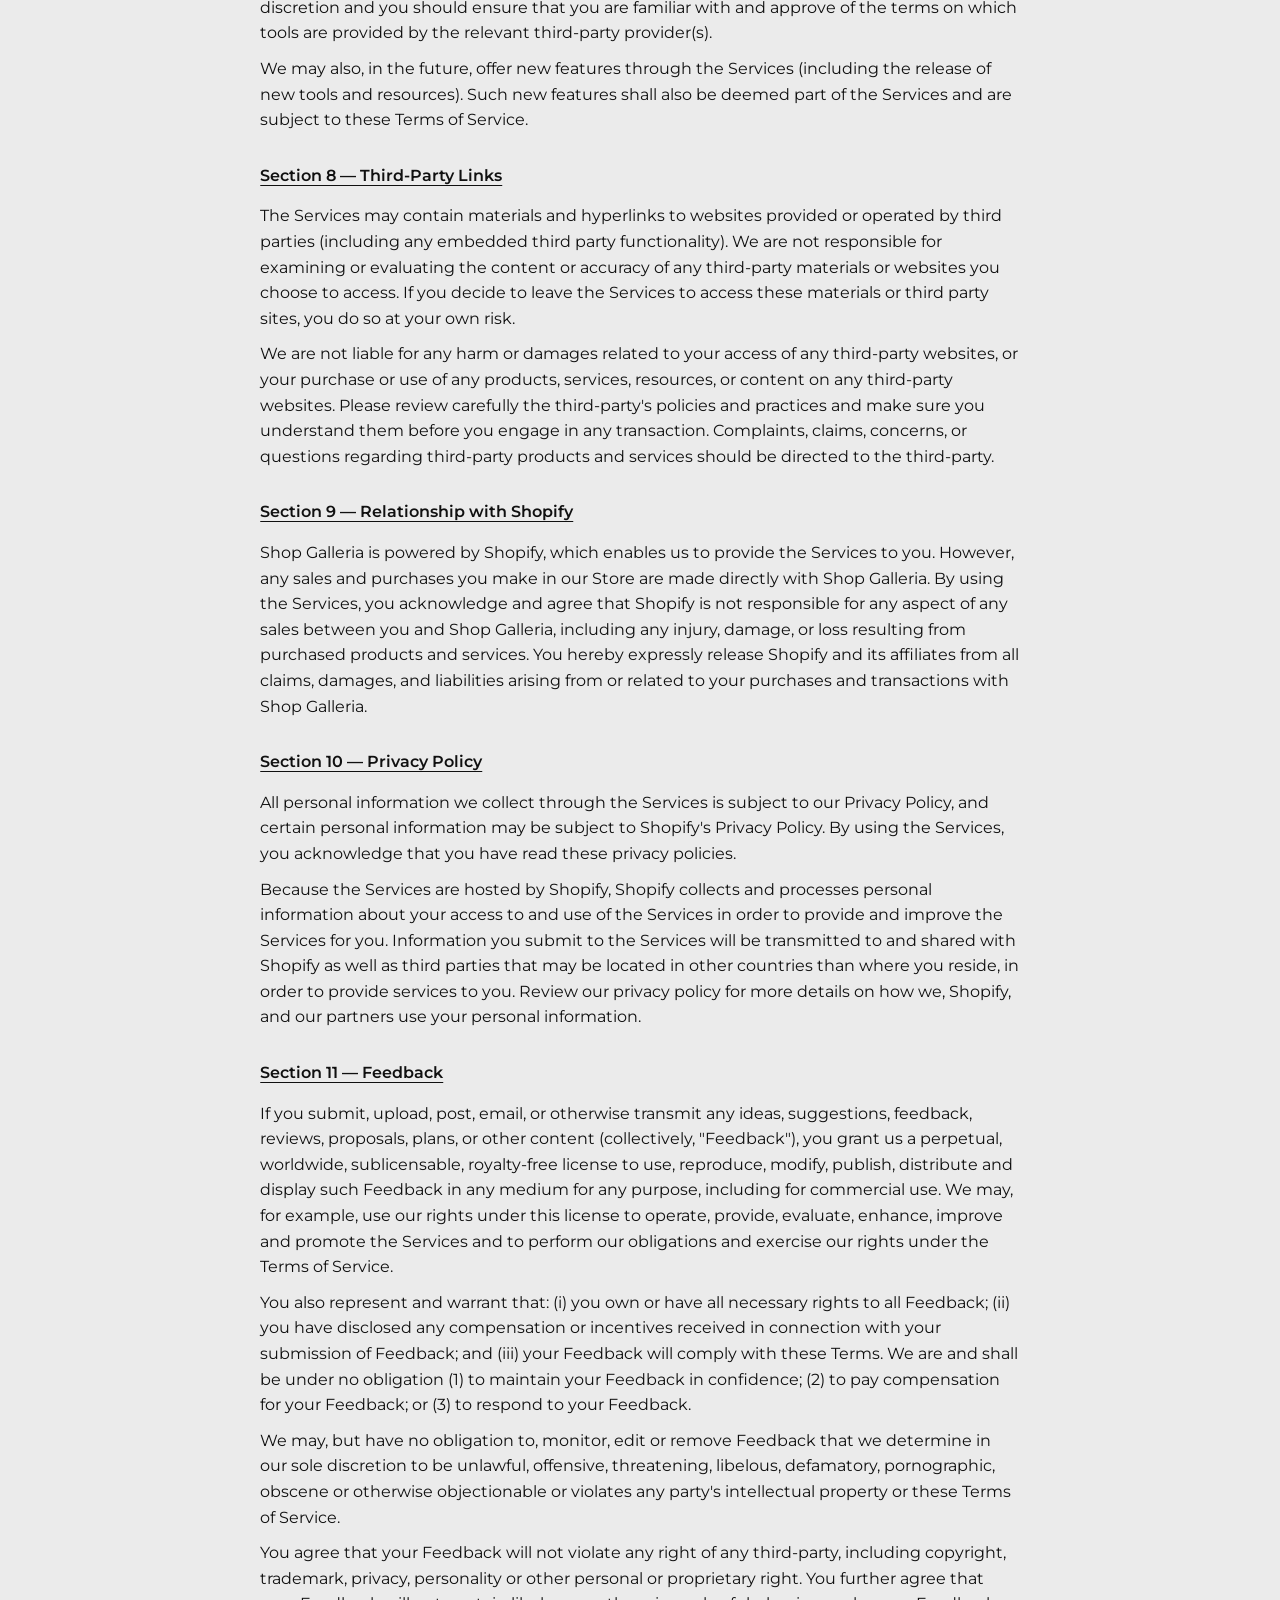
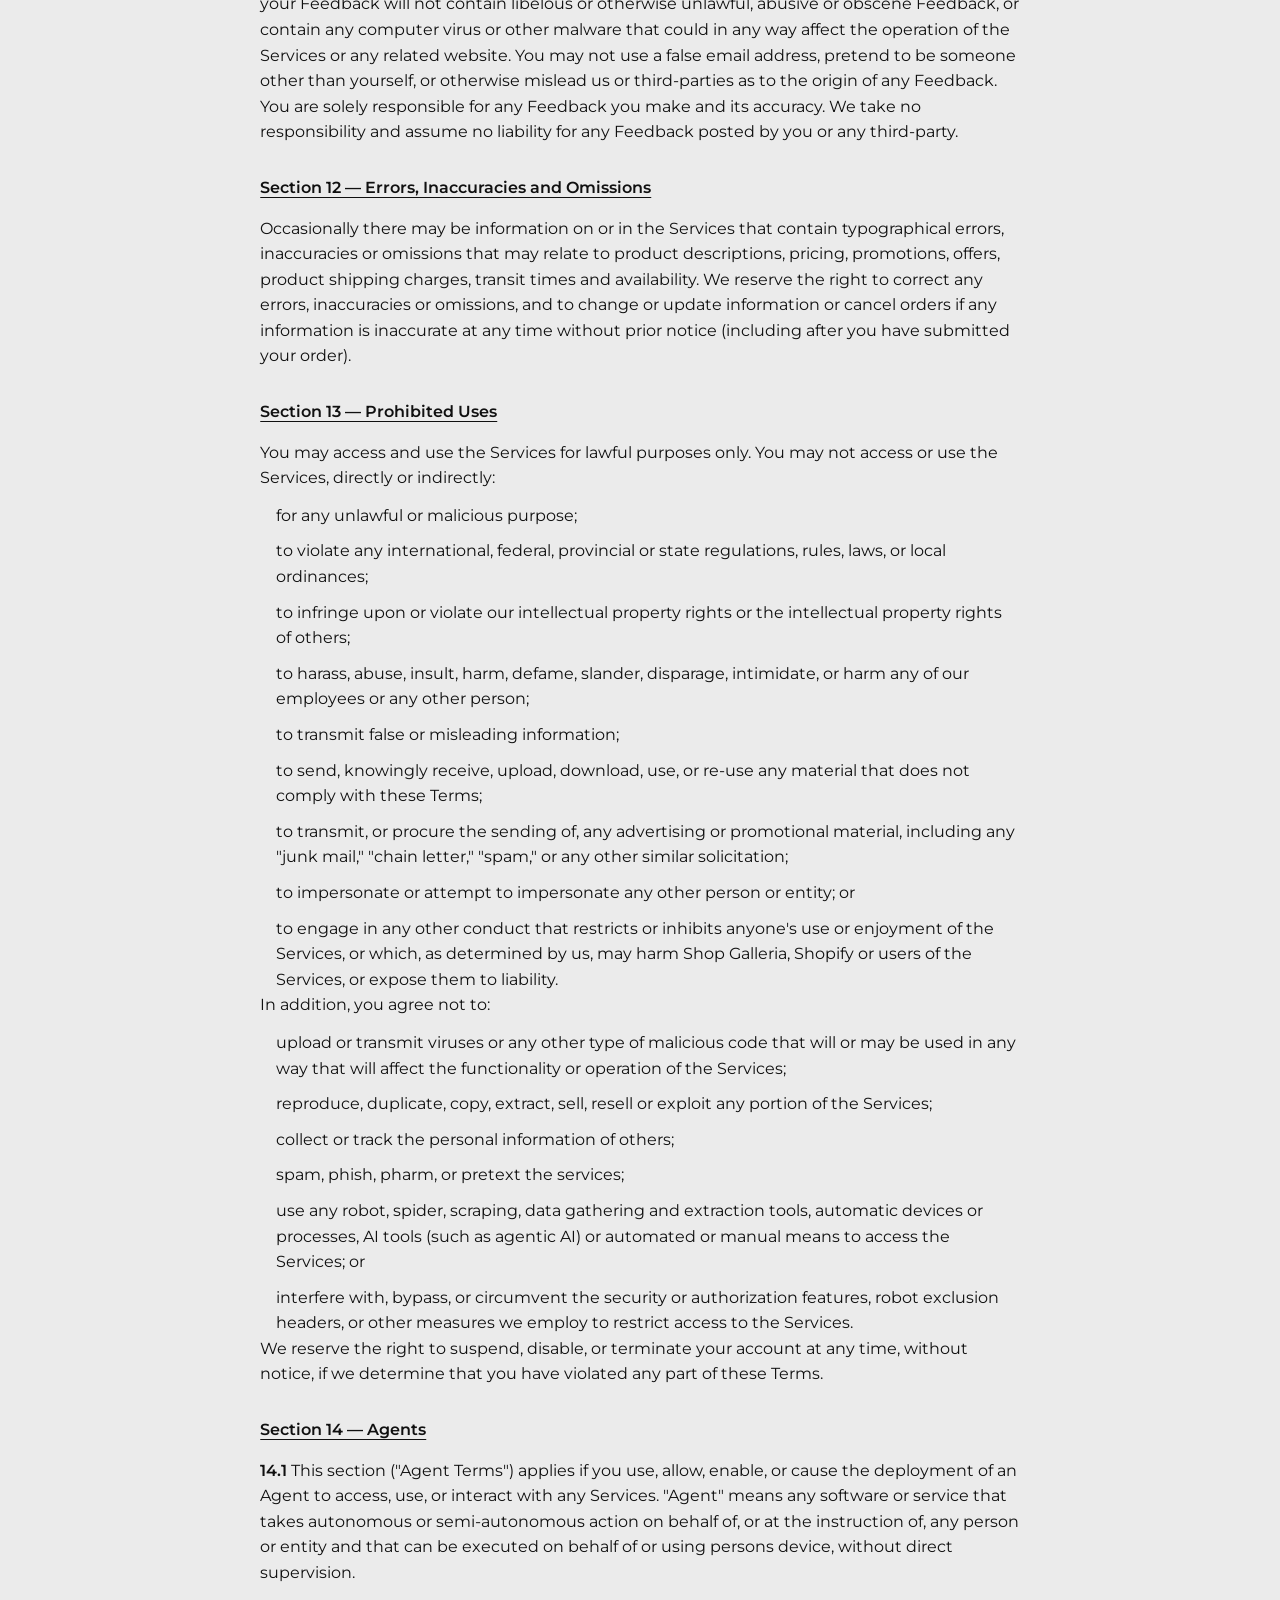
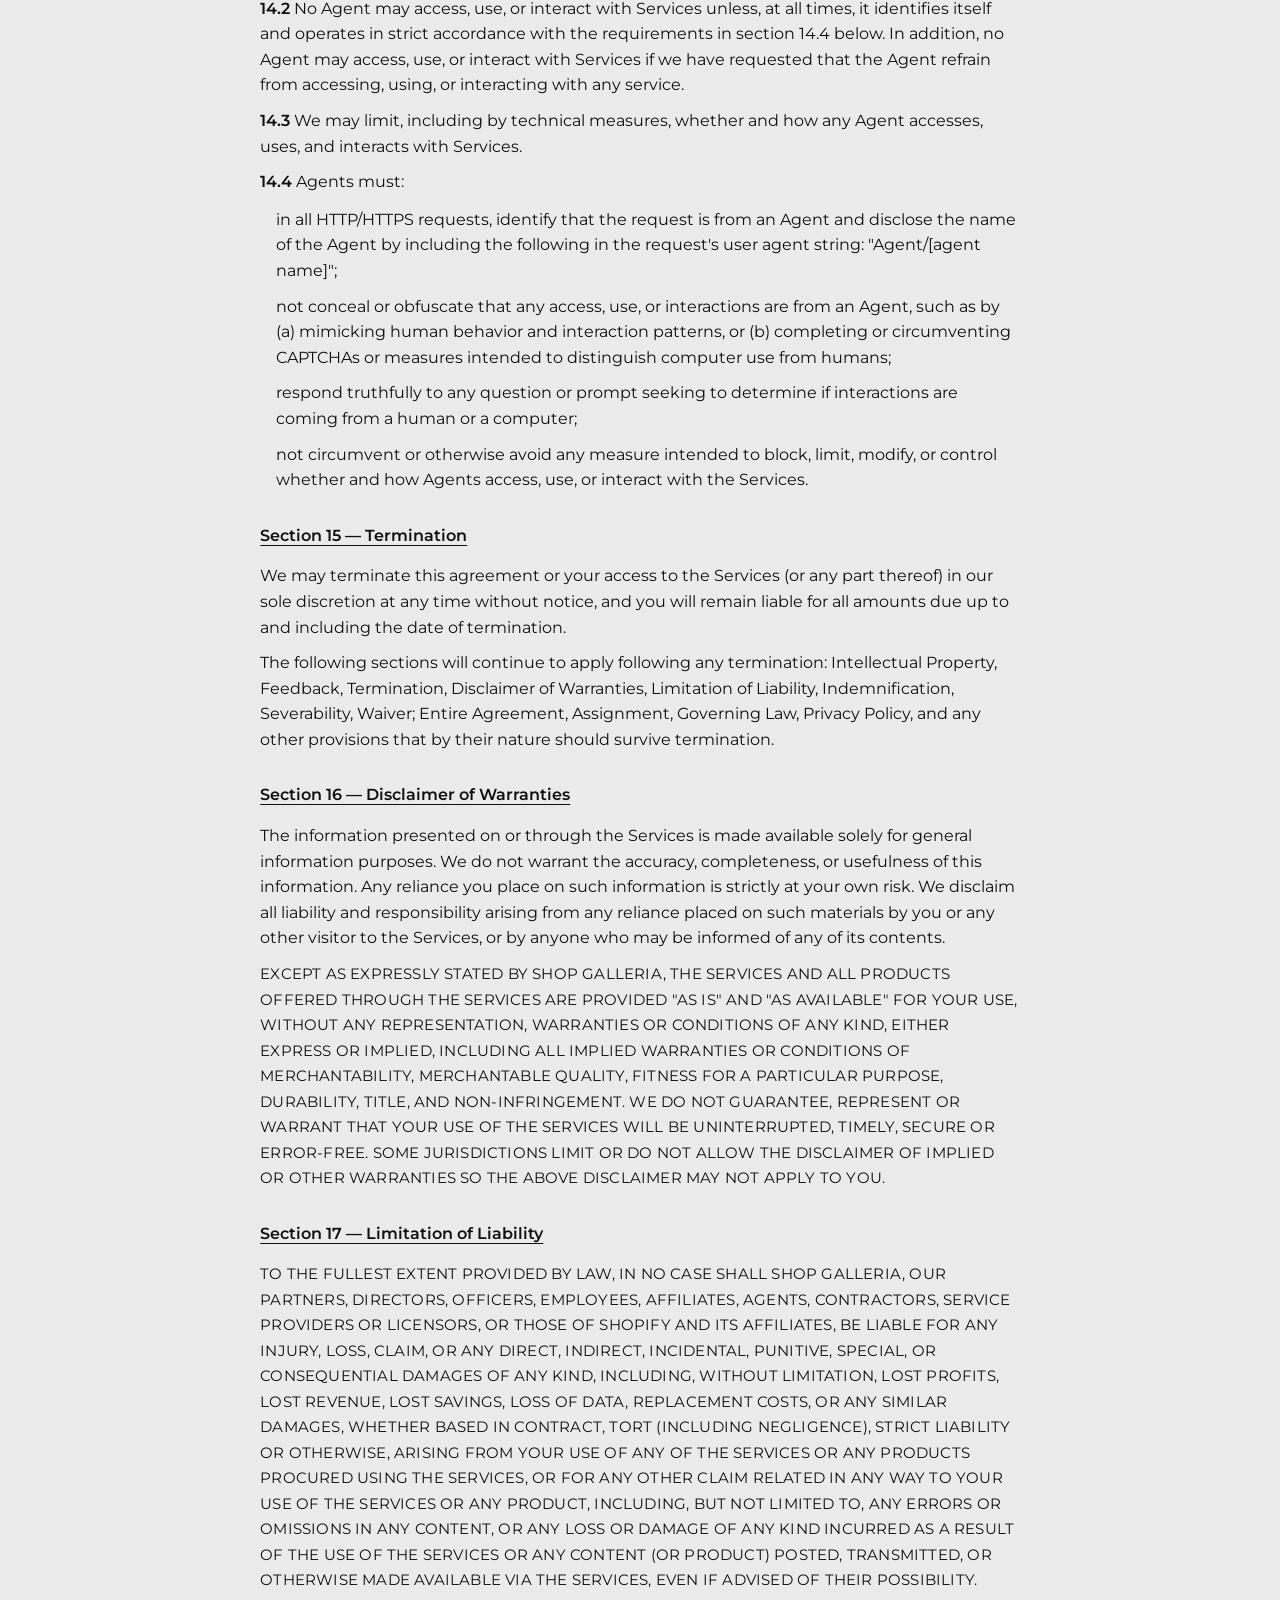
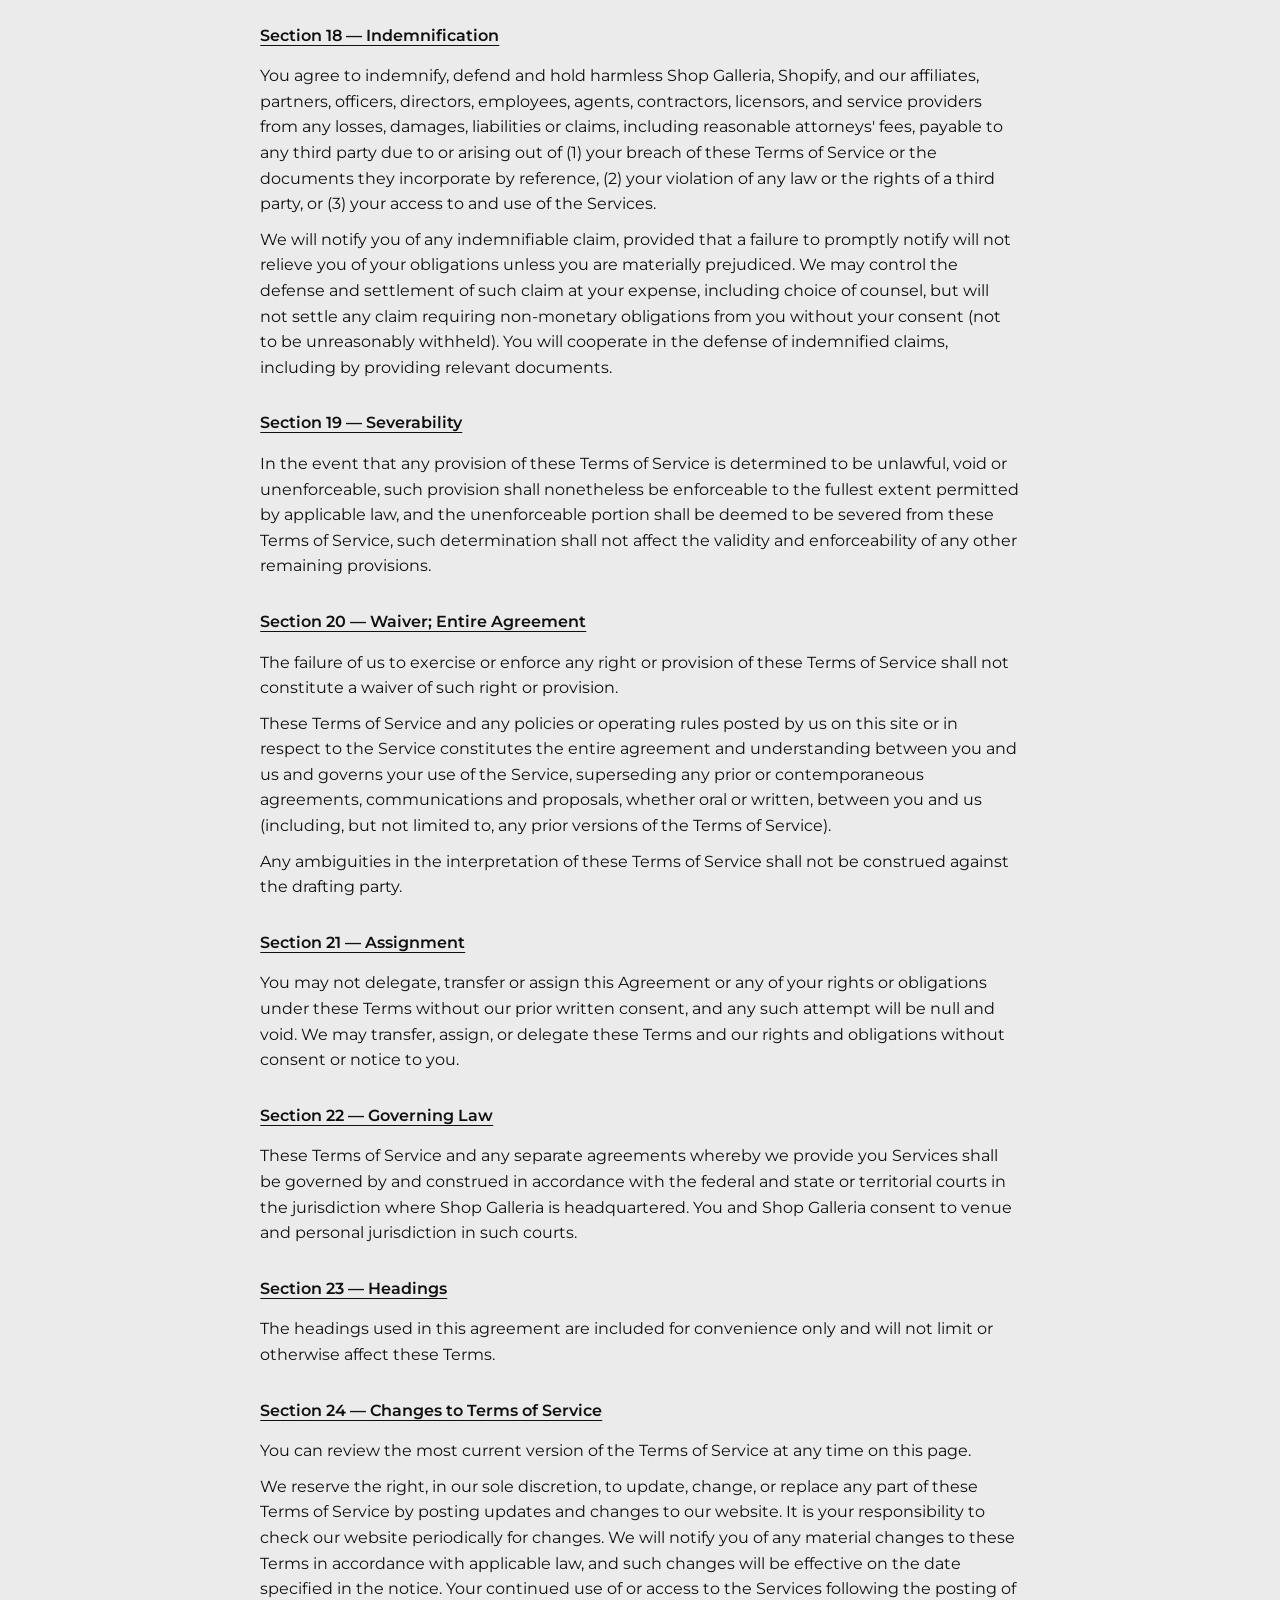
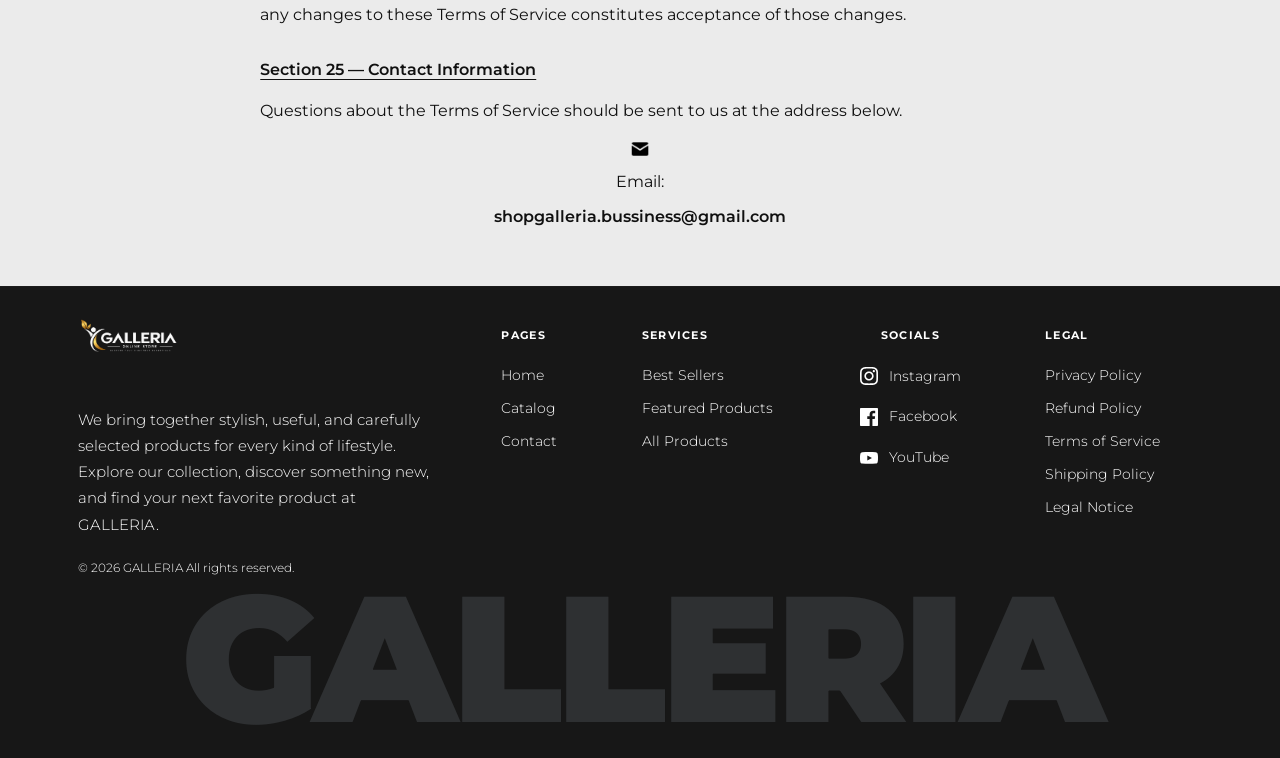
<file: terms-of-service.html>
<!DOCTYPE html>
<html lang="en">

<head>
    <meta charset="UTF-8">
    <meta name="viewport" content="width=device-width, initial-scale=1.0">
    <title> Galleria | Privacy Policy </title>
    <meta http-equiv="X-UA-Compatible" content="IE=7">
    <link rel="shortcut icon" href="assets/images/favicon/favicon.ico" type="image/x-icon">
    <link rel="stylesheet" href="assets/css/custom-style.css">
</head>

<body>
    <!-- NAVBAR START -->
    <nav class="navbar">
        <div class="custom-container">
            <div class="row">
                <div class="col-12 col-lg-12">
                    <div class="nav__wrap">
                        <div class="nav_right">
                            <div class="header_logo">
                                <a href="index.html">
                                    <img class="img-fluid" src="assets/images/galleria images/logo/logo-img.avif"
                                        alt="logo">
                                </a>
                            </div>
                        </div>
                        <div class="main-menu">
                            <button class="menu-close" aria-label="Close menu">
                                <svg viewBox="0 0 24 24" fill="none" stroke="currentColor" stroke-width="1.8"
                                    stroke-linecap="round" stroke-linejoin="round">
                                    <line x1="18" y1="6" x2="6" y2="18" />
                                    <line x1="6" y1="6" x2="18" y2="18" />
                                </svg>
                            </button>
                            <ul class="nav_item">
                                <li class="nav_items"><a href="index.html">Home</a></li>
                                <li class="nav_items"><a href="products-listing.html">Products</a></li>
                                <li class="nav_items"><a href="contact.html">Contact</a></li>
                            </ul>
                        </div>
                        <div class="nav_buttons">
                            <div class="icon_group">
                                <a href="">
                                    <svg viewBox="0 0 24 24" fill="none" stroke-width="1.8" stroke-linecap="round"
                                        stroke-linejoin="round">
                                        <path d="M20 21v-2a4 4 0 0 0-4-4H8a4 4 0 0 0-4 4v2" />
                                        <circle cx="12" cy="7" r="4" />
                                    </svg>
                                </a>

                                <a href="" class="nav_cart_btn" id="navCartBtn">
                                    <svg viewBox="0 0 24 24" fill="none" stroke-width="1.8" stroke-linecap="round"
                                        stroke-linejoin="round">
                                        <path d="M6 2 3 6v14a2 2 0 0 0 2 2h14a2 2 0 0 0 2-2V6l-3-4Z" />
                                        <path d="M3 6h18" />
                                        <path d="M16 10a4 4 0 0 1-8 0" />
                                    </svg>
                                </a>

                                <a href="#" class="hamburger-toggle">
                                    <svg viewBox="0 0 24 24" fill="none" stroke-width="1.8" stroke-linecap="round"
                                        stroke-linejoin="round">
                                        <line x1="3" y1="6" x2="21" y2="6" />
                                        <line x1="3" y1="12" x2="21" y2="12" />
                                        <line x1="3" y1="18" x2="21" y2="18" />
                                    </svg>
                                </a>
                            </div>
                        </div>
                    </div>
                </div>
            </div>
        </div>
    </nav>
    <!-- NAVBAR END -->

    <!-- TERMS OF SERVICE SECTION START -->
    <section class="terms_of_service_section primary-text-color mt-70">
        <div class="custom-custom-container">
            <div class="row">
                <div class="content_area">
                    <h2 class="heading fs-48 fw-900">Terms of Service</h2>
                    <div class="title mt-20 fs-20 fw-600 underline_title">Overview</div>
                    <div class="cnt_wrap fs-18 fw-400">
                        <p>Welcome to Shop Galleria! The terms "we", "us" and "our" refer to Shop Galleria. Shop
                            Galleria operates this store and website, including all related information, content,
                            features, tools, products and services in order to provide you, the customer, with a
                            curated shopping experience (the "Services"). Shop Galleria is powered by Shopify, which
                            enables us to provide the Services to you.</p>
                        <p>The below terms and conditions, together with any policies referenced herein (these
                            "Terms of Service" or "Terms") describe your rights and responsibilities when you use
                            the Services.</p>
                        <p>Please read these Terms of Service carefully, as they include important information
                            about your legal rights and cover areas such as warranty disclaimers and limitations of
                            liability.</p>
                        <p>By visiting, interacting with or using our Services, you agree to be bound by these
                            Terms of Service and our
                            <a href="privacy-policy.html">Privacy Policy</a>. If you do not agree to these Terms of
                            Service or Privacy Policy, you should not use or access our Services.
                        </p>
                    </div>
                </div>

                <div class="policy_block">
                    <div class="title fs-20 fw-600 underline_title">Section 1 &mdash; Access and Account</div>
                    <div class="cnt_wrap mt-20 fs-18 fw-400">
                        <p>By agreeing to these Terms of Service, you represent that you are at least the age of
                            majority in your state or province of residence, and you have given us your consent to
                            allow any of your minor dependents to use the Services on devices you own, purchase or
                            manage.</p>
                        <p>To use the Services, including accessing or browsing our online stores or purchasing any
                            of the products or services we offer, you may be asked to provide certain information,
                            such as your email address, billing, payment, and shipping information. You represent
                            and warrant that all the information you provide in our stores is correct, current and
                            complete and that you have all rights necessary to provide this information.</p>
                        <p>You are solely responsible for maintaining the security of your account credentials and
                            for all of your account activity. You may not transfer, sell, assign, or license your
                            account to any other person.</p>
                    </div>
                </div>

                <div class="policy_block">
                    <div class="title fs-20 fw-600 underline_title">Section 2 &mdash; Our Products</div>
                    <div class="cnt_wrap mt-20 fs-18 fw-400">
                        <p>We have made every effort to provide an accurate representation of our products and
                            services in our online stores. However, please note that colors or product appearance
                            may differ from how they may appear on your screen due to the type of device you use to
                            access the store and your device settings and configuration.</p>
                        <p>We do not warrant that the appearance or quality of any products or services purchased by
                            you will meet your expectations or be the same as depicted or rendered in our online
                            stores.</p>
                        <p>All descriptions of products are subject to change at any time without notice at our
                            sole discretion. We reserve the right to discontinue any product at any time and may
                            limit the quantities of any products that we offer to any person, geographic region or
                            jurisdiction, on a case-by-case basis.</p>
                    </div>
                </div>

                <div class="policy_block">
                    <div class="title fs-20 fw-600 underline_title">Section 3 &mdash; Orders</div>
                    <div class="cnt_wrap mt-20 fs-18 fw-400">
                        <p>When you place an order, you are making an offer to purchase. Shop Galleria reserves the
                            right to accept or decline your order for any reason at its discretion. Your order is
                            not accepted until Shop Galleria confirms acceptance. We must receive and process your
                            payment before your order is accepted. Please review your order carefully before
                            submitting, as Shop Galleria may be unable to accommodate cancellation requests after an
                            order is accepted. In the event that we do not accept, make a change to, or cancel an
                            order, we will attempt to notify you by contacting the e-mail, billing address, and/or
                            phone number provided at the time the order was made.</p>
                        <p>Your purchases are subject to return or exchange solely in accordance with our
                            <a href="refund-policy.html">Refund Policy</a>.
                        </p>
                        <p>You represent and warrant that your purchases are for your own personal or household use
                            and not for commercial resale or export.</p>
                    </div>
                </div>

                <div class="policy_block">
                    <div class="title fs-20 fw-600 underline_title">Section 4 &mdash; Prices and Billing</div>
                    <div class="cnt_wrap mt-20 fs-18 fw-400">
                        <p>Prices, discounts and promotions are subject to change without notice. The price charged
                            for a product or service will be the price in effect at the time the order is placed
                            and will be set out in your order confirmation email. Unless otherwise expressly stated,
                            posted prices do not include taxes, shipping, handling, customs or import charges.</p>
                        <p>Prices posted in our online stores may be different from prices offered in physical
                            stores or in online or other stores operated by third parties. We may offer, from time
                            to time, promotions on the Services that may affect pricing and that are governed by
                            terms and conditions separate from these Terms. If there is a conflict between the terms
                            for a promotion and these Terms, the promotion terms will govern.</p>
                        <p>You agree to provide current, complete and accurate purchase, payment and account
                            information for all purchases made at our stores. You agree to promptly update your
                            account and other information, including your email address, credit card numbers and
                            expiration dates, so that we can complete your transactions and contact you as needed.</p>
                        <p>You represent and warrant that (i) the credit card information you provide is true,
                            correct, and complete, (ii) you are duly authorized to use such credit card for the
                            purchase, (iii) charges incurred by you will be honored by your credit card company, and
                            (iv) you will pay charges incurred by you at the posted prices, including shipping and
                            handling charges and all applicable taxes, if any.</p>
                    </div>
                </div>

                <div class="policy_block">
                    <div class="title fs-20 fw-600 underline_title">Section 5 &mdash; Shipping and Delivery</div>
                    <div class="cnt_wrap mt-20 fs-18 fw-400">
                        <p>We are not liable for shipping and delivery delays. All delivery times are estimates
                            only and are not guaranteed. We are not responsible for delays caused by shipping
                            carriers, customs processing, or events outside our control. Once we transfer products
                            to the carrier, title and risk of loss passes to you.</p>
                    </div>
                </div>

                <div class="policy_block">
                    <div class="title fs-20 fw-600 underline_title">Section 6 &mdash; Intellectual Property</div>
                    <div class="cnt_wrap mt-20 fs-18 fw-400">
                        <p>Our Services, including but not limited to all trademarks, brands, text, displays,
                            images, graphics, product reviews, video, and audio, and the design, selection, and
                            arrangement thereof, are owned by Shop Galleria, its affiliates or licensors and are
                            protected by U.S. and foreign patent, copyright and other intellectual property laws.</p>
                        <p>These Terms permit you to use the Services for your personal, non-commercial use only.
                            You must not reproduce, distribute, modify, create derivative works of, publicly
                            display, publicly perform, republish, download, store, or transmit any of the material
                            on the Services without our prior written consent. Except as expressly provided herein,
                            nothing in these Terms grants or shall be construed as granting a license or other
                            rights to you under any patent, trademark, copyright, or other intellectual property of
                            Shop Galleria, Shopify or any third party. Unauthorized use of the Services may be a
                            violation of federal and state intellectual property laws. All rights not expressly
                            granted herein are reserved by Shop Galleria.</p>
                        <p>Shop Galleria's names, logos, product and service names, designs, and slogans are
                            trademarks of Shop Galleria or its affiliates or licensors. You must not use such
                            trademarks without the prior written permission of Shop Galleria. Shopify's name, logo,
                            product and service names, designs and slogans are trademarks of Shopify. All other
                            names, logos, product and service names, designs, and slogans on the Services are the
                            trademarks of their respective owners.</p>
                    </div>
                </div>

                <div class="policy_block">
                    <div class="title fs-20 fw-600 underline_title">Section 7 &mdash; Optional Tools</div>
                    <div class="cnt_wrap mt-20 fs-18 fw-400">
                        <p>You may be provided with access to customer tools offered by third parties as part of
                            the Services, which we neither monitor nor have any control nor input.</p>
                        <p>You acknowledge and agree that we provide access to such tools "as is" and "as
                            available" without any warranties, representations or conditions of any kind and
                            without any endorsement. We shall have no liability whatsoever arising from or relating
                            to your use of optional third-party tools.</p>
                        <p>Any use by you of the optional tools offered through the site is entirely at your own
                            risk and discretion and you should ensure that you are familiar with and approve of the
                            terms on which tools are provided by the relevant third-party provider(s).</p>
                        <p>We may also, in the future, offer new features through the Services (including the
                            release of new tools and resources). Such new features shall also be deemed part of the
                            Services and are subject to these Terms of Service.</p>
                    </div>
                </div>

                <div class="policy_block">
                    <div class="title fs-20 fw-600 underline_title">Section 8 &mdash; Third-Party Links</div>
                    <div class="cnt_wrap mt-20 fs-18 fw-400">
                        <p>The Services may contain materials and hyperlinks to websites provided or operated by
                            third parties (including any embedded third party functionality). We are not
                            responsible for examining or evaluating the content or accuracy of any third-party
                            materials or websites you choose to access. If you decide to leave the Services to
                            access these materials or third party sites, you do so at your own risk.</p>
                        <p>We are not liable for any harm or damages related to your access of any third-party
                            websites, or your purchase or use of any products, services, resources, or content on
                            any third-party websites. Please review carefully the third-party's policies and
                            practices and make sure you understand them before you engage in any transaction.
                            Complaints, claims, concerns, or questions regarding third-party products and services
                            should be directed to the third-party.</p>
                    </div>
                </div>

                <div class="policy_block">
                    <div class="title fs-20 fw-600 underline_title">Section 9 &mdash; Relationship with Shopify</div>
                    <div class="cnt_wrap mt-20 fs-18 fw-400">
                        <p>Shop Galleria is powered by Shopify, which enables us to provide the Services to you.
                            However, any sales and purchases you make in our Store are made directly with Shop
                            Galleria. By using the Services, you acknowledge and agree that Shopify is not
                            responsible for any aspect of any sales between you and Shop Galleria, including any
                            injury, damage, or loss resulting from purchased products and services. You hereby
                            expressly release Shopify and its affiliates from all claims, damages, and liabilities
                            arising from or related to your purchases and transactions with Shop Galleria.</p>
                    </div>
                </div>

                <div class="policy_block">
                    <div class="title fs-20 fw-600 underline_title">Section 10 &mdash; Privacy Policy</div>
                    <div class="cnt_wrap mt-20 fs-18 fw-400">
                        <p>All personal information we collect through the Services is subject to our
                            <a href="privacy-policy.html">Privacy Policy</a>, and certain personal information may
                            be subject to Shopify's Privacy Policy. By using the Services, you acknowledge that you
                            have read these privacy policies.
                        </p>
                        <p>Because the Services are hosted by Shopify, Shopify collects and processes personal
                            information about your access to and use of the Services in order to provide and
                            improve the Services for you. Information you submit to the Services will be
                            transmitted to and shared with Shopify as well as third parties that may be located in
                            other countries than where you reside, in order to provide services to you. Review our
                            <a href="privacy-policy.html">privacy policy</a> for more details on how we, Shopify,
                            and our partners use your personal information.
                        </p>
                    </div>
                </div>

                <div class="policy_block">
                    <div class="title fs-20 fw-600 underline_title">Section 11 &mdash; Feedback</div>
                    <div class="cnt_wrap mt-20 fs-18 fw-400">
                        <p>If you submit, upload, post, email, or otherwise transmit any ideas, suggestions,
                            feedback, reviews, proposals, plans, or other content (collectively, "Feedback"), you
                            grant us a perpetual, worldwide, sublicensable, royalty-free license to use, reproduce,
                            modify, publish, distribute and display such Feedback in any medium for any purpose,
                            including for commercial use. We may, for example, use our rights under this license to
                            operate, provide, evaluate, enhance, improve and promote the Services and to perform our
                            obligations and exercise our rights under the Terms of Service.</p>
                        <p>You also represent and warrant that: (i) you own or have all necessary rights to all
                            Feedback; (ii) you have disclosed any compensation or incentives received in connection
                            with your submission of Feedback; and (iii) your Feedback will comply with these Terms.
                            We are and shall be under no obligation (1) to maintain your Feedback in confidence; (2)
                            to pay compensation for your Feedback; or (3) to respond to your Feedback.</p>
                        <p>We may, but have no obligation to, monitor, edit or remove Feedback that we determine in
                            our sole discretion to be unlawful, offensive, threatening, libelous, defamatory,
                            pornographic, obscene or otherwise objectionable or violates any party's intellectual
                            property or these Terms of Service.</p>
                        <p>You agree that your Feedback will not violate any right of any third-party, including
                            copyright, trademark, privacy, personality or other personal or proprietary right. You
                            further agree that your Feedback will not contain libelous or otherwise unlawful,
                            abusive or obscene Feedback, or contain any computer virus or other malware that could
                            in any way affect the operation of the Services or any related website. You may not use
                            a false email address, pretend to be someone other than yourself, or otherwise mislead
                            us or third-parties as to the origin of any Feedback. You are solely responsible for any
                            Feedback you make and its accuracy. We take no responsibility and assume no liability
                            for any Feedback posted by you or any third-party.</p>
                    </div>
                </div>

                <div class="policy_block">
                    <div class="title fs-20 fw-600 underline_title">Section 12 &mdash; Errors, Inaccuracies and
                        Omissions</div>
                    <div class="cnt_wrap mt-20 fs-18 fw-400">
                        <p>Occasionally there may be information on or in the Services that contain typographical
                            errors, inaccuracies or omissions that may relate to product descriptions, pricing,
                            promotions, offers, product shipping charges, transit times and availability. We reserve
                            the right to correct any errors, inaccuracies or omissions, and to change or update
                            information or cancel orders if any information is inaccurate at any time without prior
                            notice (including after you have submitted your order).</p>
                    </div>
                </div>

                <div class="policy_block">
                    <div class="title fs-20 fw-600 underline_title">Section 13 &mdash; Prohibited Uses</div>
                    <div class="cnt_wrap mt-20 fs-18 fw-400">
                        <p>You may access and use the Services for lawful purposes only. You may not access or use
                            the Services, directly or indirectly:</p>
                        <ul class="policy_list">
                            <li>for any unlawful or malicious purpose;</li>
                            <li>to violate any international, federal, provincial or state regulations, rules,
                                laws, or local ordinances;</li>
                            <li>to infringe upon or violate our intellectual property rights or the intellectual
                                property rights of others;</li>
                            <li>to harass, abuse, insult, harm, defame, slander, disparage, intimidate, or harm any
                                of our employees or any other person;</li>
                            <li>to transmit false or misleading information;</li>
                            <li>to send, knowingly receive, upload, download, use, or re-use any material that does
                                not comply with these Terms;</li>
                            <li>to transmit, or procure the sending of, any advertising or promotional material,
                                including any "junk mail," "chain letter," "spam," or any other similar
                                solicitation;</li>
                            <li>to impersonate or attempt to impersonate any other person or entity; or</li>
                            <li>to engage in any other conduct that restricts or inhibits anyone's use or enjoyment
                                of the Services, or which, as determined by us, may harm Shop Galleria, Shopify or
                                users of the Services, or expose them to liability.</li>
                        </ul>
                        <p>In addition, you agree not to:</p>
                        <ul class="policy_list">
                            <li>upload or transmit viruses or any other type of malicious code that will or may be
                                used in any way that will affect the functionality or operation of the Services;</li>
                            <li>reproduce, duplicate, copy, extract, sell, resell or exploit any portion of the
                                Services;</li>
                            <li>collect or track the personal information of others;</li>
                            <li>spam, phish, pharm, or pretext the services;</li>
                            <li>use any robot, spider, scraping, data gathering and extraction tools, automatic
                                devices or processes, AI tools (such as agentic AI) or automated or manual means to
                                access the Services; or</li>
                            <li>interfere with, bypass, or circumvent the security or authorization features, robot
                                exclusion headers, or other measures we employ to restrict access to the Services.</li>
                        </ul>
                        <p>We reserve the right to suspend, disable, or terminate your account at any time, without
                            notice, if we determine that you have violated any part of these Terms.</p>
                    </div>
                </div>

                <div class="policy_block">
                    <div class="title fs-20 fw-600 underline_title">Section 14 &mdash; Agents</div>
                    <div class="cnt_wrap mt-20 fs-18 fw-400">
                        <p><strong>14.1</strong> This section ("Agent Terms") applies if you use, allow, enable, or
                            cause the deployment of an Agent to access, use, or interact with any Services. "Agent"
                            means any software or service that takes autonomous or semi-autonomous action on behalf
                            of, or at the instruction of, any person or entity and that can be executed on behalf of
                            or using persons device, without direct supervision.</p>
                        <p><strong>14.2</strong> No Agent may access, use, or interact with Services unless, at all
                            times, it identifies itself and operates in strict accordance with the requirements in
                            section 14.4 below. In addition, no Agent may access, use, or interact with Services if
                            we have requested that the Agent refrain from accessing, using, or interacting with any
                            service.</p>
                        <p><strong>14.3</strong> We may limit, including by technical measures, whether and how any
                            Agent accesses, uses, and interacts with Services.</p>
                        <p><strong>14.4</strong> Agents must:</p>
                        <ul class="policy_list">
                            <li>in all HTTP/HTTPS requests, identify that the request is from an Agent and disclose
                                the name of the Agent by including the following in the request's user agent
                                string: "Agent/[agent name]";</li>
                            <li>not conceal or obfuscate that any access, use, or interactions are from an Agent,
                                such as by (a) mimicking human behavior and interaction patterns, or (b) completing
                                or circumventing CAPTCHAs or measures intended to distinguish computer use from
                                humans;</li>
                            <li>respond truthfully to any question or prompt seeking to determine if interactions
                                are coming from a human or a computer;</li>
                            <li>not circumvent or otherwise avoid any measure intended to block, limit, modify, or
                                control whether and how Agents access, use, or interact with the Services.</li>
                        </ul>
                    </div>
                </div>

                <div class="policy_block">
                    <div class="title fs-20 fw-600 underline_title">Section 15 &mdash; Termination</div>
                    <div class="cnt_wrap mt-20 fs-18 fw-400">
                        <p>We may terminate this agreement or your access to the Services (or any part thereof) in
                            our sole discretion at any time without notice, and you will remain liable for all
                            amounts due up to and including the date of termination.</p>
                        <p>The following sections will continue to apply following any termination: Intellectual
                            Property, Feedback, Termination, Disclaimer of Warranties, Limitation of Liability,
                            Indemnification, Severability, Waiver; Entire Agreement, Assignment, Governing Law,
                            Privacy Policy, and any other provisions that by their nature should survive
                            termination.</p>
                    </div>
                </div>

                <div class="policy_block">
                    <div class="title fs-20 fw-600 underline_title">Section 16 &mdash; Disclaimer of Warranties</div>
                    <div class="cnt_wrap mt-20 fs-18 fw-400">
                        <p>The information presented on or through the Services is made available solely for
                            general information purposes. We do not warrant the accuracy, completeness, or
                            usefulness of this information. Any reliance you place on such information is strictly
                            at your own risk. We disclaim all liability and responsibility arising from any reliance
                            placed on such materials by you or any other visitor to the Services, or by anyone who
                            may be informed of any of its contents.</p>
                        <p class="legal_caps">EXCEPT AS EXPRESSLY STATED BY SHOP GALLERIA, THE SERVICES AND ALL
                            PRODUCTS OFFERED THROUGH THE SERVICES ARE PROVIDED "AS IS" AND "AS AVAILABLE" FOR YOUR
                            USE, WITHOUT ANY REPRESENTATION, WARRANTIES OR CONDITIONS OF ANY KIND, EITHER EXPRESS OR
                            IMPLIED, INCLUDING ALL IMPLIED WARRANTIES OR CONDITIONS OF MERCHANTABILITY, MERCHANTABLE
                            QUALITY, FITNESS FOR A PARTICULAR PURPOSE, DURABILITY, TITLE, AND NON-INFRINGEMENT. WE
                            DO NOT GUARANTEE, REPRESENT OR WARRANT THAT YOUR USE OF THE SERVICES WILL BE
                            UNINTERRUPTED, TIMELY, SECURE OR ERROR-FREE. SOME JURISDICTIONS LIMIT OR DO NOT ALLOW
                            THE DISCLAIMER OF IMPLIED OR OTHER WARRANTIES SO THE ABOVE DISCLAIMER MAY NOT APPLY TO
                            YOU.</p>
                    </div>
                </div>

                <div class="policy_block">
                    <div class="title fs-20 fw-600 underline_title">Section 17 &mdash; Limitation of Liability</div>
                    <div class="cnt_wrap mt-20 fs-18 fw-400">
                        <p class="legal_caps">TO THE FULLEST EXTENT PROVIDED BY LAW, IN NO CASE SHALL SHOP GALLERIA,
                            OUR PARTNERS, DIRECTORS, OFFICERS, EMPLOYEES, AFFILIATES, AGENTS, CONTRACTORS, SERVICE
                            PROVIDERS OR LICENSORS, OR THOSE OF SHOPIFY AND ITS AFFILIATES, BE LIABLE FOR ANY
                            INJURY, LOSS, CLAIM, OR ANY DIRECT, INDIRECT, INCIDENTAL, PUNITIVE, SPECIAL, OR
                            CONSEQUENTIAL DAMAGES OF ANY KIND, INCLUDING, WITHOUT LIMITATION, LOST PROFITS, LOST
                            REVENUE, LOST SAVINGS, LOSS OF DATA, REPLACEMENT COSTS, OR ANY SIMILAR DAMAGES, WHETHER
                            BASED IN CONTRACT, TORT (INCLUDING NEGLIGENCE), STRICT LIABILITY OR OTHERWISE, ARISING
                            FROM YOUR USE OF ANY OF THE SERVICES OR ANY PRODUCTS PROCURED USING THE SERVICES, OR FOR
                            ANY OTHER CLAIM RELATED IN ANY WAY TO YOUR USE OF THE SERVICES OR ANY PRODUCT,
                            INCLUDING, BUT NOT LIMITED TO, ANY ERRORS OR OMISSIONS IN ANY CONTENT, OR ANY LOSS OR
                            DAMAGE OF ANY KIND INCURRED AS A RESULT OF THE USE OF THE SERVICES OR ANY CONTENT (OR
                            PRODUCT) POSTED, TRANSMITTED, OR OTHERWISE MADE AVAILABLE VIA THE SERVICES, EVEN IF
                            ADVISED OF THEIR POSSIBILITY.</p>
                    </div>
                </div>

                <div class="policy_block">
                    <div class="title fs-20 fw-600 underline_title">Section 18 &mdash; Indemnification</div>
                    <div class="cnt_wrap mt-20 fs-18 fw-400">
                        <p>You agree to indemnify, defend and hold harmless Shop Galleria, Shopify, and our
                            affiliates, partners, officers, directors, employees, agents, contractors, licensors,
                            and service providers from any losses, damages, liabilities or claims, including
                            reasonable attorneys' fees, payable to any third party due to or arising out of (1) your
                            breach of these Terms of Service or the documents they incorporate by reference, (2)
                            your violation of any law or the rights of a third party, or (3) your access to and use
                            of the Services.</p>
                        <p>We will notify you of any indemnifiable claim, provided that a failure to promptly notify
                            will not relieve you of your obligations unless you are materially prejudiced. We may
                            control the defense and settlement of such claim at your expense, including choice of
                            counsel, but will not settle any claim requiring non-monetary obligations from you
                            without your consent (not to be unreasonably withheld). You will cooperate in the
                            defense of indemnified claims, including by providing relevant documents.</p>
                    </div>
                </div>

                <div class="policy_block">
                    <div class="title fs-20 fw-600 underline_title">Section 19 &mdash; Severability</div>
                    <div class="cnt_wrap mt-20 fs-18 fw-400">
                        <p>In the event that any provision of these Terms of Service is determined to be unlawful,
                            void or unenforceable, such provision shall nonetheless be enforceable to the fullest
                            extent permitted by applicable law, and the unenforceable portion shall be deemed to be
                            severed from these Terms of Service, such determination shall not affect the validity
                            and enforceability of any other remaining provisions.</p>
                    </div>
                </div>

                <div class="policy_block">
                    <div class="title fs-20 fw-600 underline_title">Section 20 &mdash; Waiver; Entire Agreement</div>
                    <div class="cnt_wrap mt-20 fs-18 fw-400">
                        <p>The failure of us to exercise or enforce any right or provision of these Terms of Service
                            shall not constitute a waiver of such right or provision.</p>
                        <p>These Terms of Service and any policies or operating rules posted by us on this site or
                            in respect to the Service constitutes the entire agreement and understanding between
                            you and us and governs your use of the Service, superseding any prior or contemporaneous
                            agreements, communications and proposals, whether oral or written, between you and us
                            (including, but not limited to, any prior versions of the Terms of Service).</p>
                        <p>Any ambiguities in the interpretation of these Terms of Service shall not be construed
                            against the drafting party.</p>
                    </div>
                </div>

                <div class="policy_block">
                    <div class="title fs-20 fw-600 underline_title">Section 21 &mdash; Assignment</div>
                    <div class="cnt_wrap mt-20 fs-18 fw-400">
                        <p>You may not delegate, transfer or assign this Agreement or any of your rights or
                            obligations under these Terms without our prior written consent, and any such attempt
                            will be null and void. We may transfer, assign, or delegate these Terms and our rights
                            and obligations without consent or notice to you.</p>
                    </div>
                </div>

                <div class="policy_block">
                    <div class="title fs-20 fw-600 underline_title">Section 22 &mdash; Governing Law</div>
                    <div class="cnt_wrap mt-20 fs-18 fw-400">
                        <p>These Terms of Service and any separate agreements whereby we provide you Services shall
                            be governed by and construed in accordance with the federal and state or territorial
                            courts in the jurisdiction where Shop Galleria is headquartered. You and Shop Galleria
                            consent to venue and personal jurisdiction in such courts.</p>
                    </div>
                </div>

                <div class="policy_block">
                    <div class="title fs-20 fw-600 underline_title">Section 23 &mdash; Headings</div>
                    <div class="cnt_wrap mt-20 fs-18 fw-400">
                        <p>The headings used in this agreement are included for convenience only and will not limit
                            or otherwise affect these Terms.</p>
                    </div>
                </div>

                <div class="policy_block">
                    <div class="title fs-20 fw-600 underline_title">Section 24 &mdash; Changes to Terms of Service
                    </div>
                    <div class="cnt_wrap mt-20 fs-18 fw-400">
                        <p>You can review the most current version of the Terms of Service at any time on this
                            page.</p>
                        <p>We reserve the right, in our sole discretion, to update, change, or replace any part of
                            these Terms of Service by posting updates and changes to our website. It is your
                            responsibility to check our website periodically for changes. We will notify you of any
                            material changes to these Terms in accordance with applicable law, and such changes will
                            be effective on the date specified in the notice. Your continued use of or access to the
                            Services following the posting of any changes to these Terms of Service constitutes
                            acceptance of those changes.</p>
                    </div>
                </div>

                <div class="policy_block policy_contact mb-60">
                    <div class="title fs-20 fw-600 underline_title">Section 25 &mdash; Contact Information</div>
                    <div class="cnt_wrap mt-20 fs-18 fw-400">
                        <p>Questions about the Terms of Service should be sent to us at the address below.</p>
                        <ul class="customer_support_list mt-20 fs-18 fw-400">
                            <li class="customer_support_item">
                                <div class="svg_image">
                                    <img src="assets/images/galleria images/contact-us/icons/icons8-email-48.png"
                                        alt="">
                                </div>
                                Email: <strong>shopgalleria.bussiness@gmail.com</strong>
                            </li>
                        </ul>
                    </div>
                </div>

            </div>
        </div>
    </section>
    <!-- TERMS OF SERVICE SECTION END -->

    <!-- FOOTER -->
    <footer class="footer">
        <!-- Top Grid -->
        <div class="footer-grid">
            <!-- Brand Column -->
            <div class="row">
                <div class="col-12 col-lg-4">
                    <div class="footer-brand">
                        <div class="footer-logo">
                            <img src="assets/images/galleria images/logo/White logo.png" alt="CallForSites.dev logo"
                                class="footer-logo-img" />
                        </div>
                        <p class="footer-tagline">
                            We bring together stylish, useful, and carefully selected products for every kind of
                            lifestyle.
                            Explore our collection, discover something new, and find your next favorite product at
                            GALLERIA.
                        </p>
                        <p class="footer-copy">
                            &copy; <span id="year"></span> GALLERIA All rights reserved.
                        </p>
                    </div>
                </div>
                <div class="col-12 col-lg-8">
                    <div class="footer_pages">
                        <div class="footer-col">
                            <p class="footer-col-heading">Pages</p>
                            <ul class="footer-links">
                                <li><a href="index.html">Home</a></li>
                                <li><a href="#">Catalog</a></li>
                                <li><a href="contact.html">Contact</a></li>
                            </ul>
                        </div>
                        <!-- Services -->
                        <div class="footer-col">
                            <p class="footer-col-heading">Services</p>
                            <ul class="footer-links">
                                <li><a href="#"> Best Sellers</a></li>
                                <li><a href="#">Featured Products </a></li>
                                <li><a href="#">All Products </a></li>
                            </ul>
                        </div>

                        <!-- Socials -->
                        <div class="footer-col">
                            <p class="footer-col-heading pl-10">Socials</p>
                            <ul class="footer-links">
                                <li><a href="#">
                                        <div class="social_icon">
                                            <svg viewBox="0 0 24 24" xmlns="http://www.w3.org/2000/svg" role="img"
                                                aria-labelledby="instagram-logo" style="height: 24px;">
                                                <title id="instagram-logo">Instagram</title>
                                                <path fill="#fff"
                                                    d="M16.8196 8.27581C17.4161 8.27581 17.8996 7.79226 17.8996 7.19579C17.8996 6.59931 17.4161 6.1158 16.8196 6.1158C16.2231 6.1158 15.7396 6.59931 15.7396 7.19579C15.7396 7.79226 16.2231 8.27581 16.8196 8.27581Z">
                                                </path>
                                                <path fill="#fff" fill-rule="evenodd"
                                                    d="M12.0154 7.37838C9.46291 7.37838 7.39373 9.44757 7.39373 12C7.39373 14.5525 9.46291 16.6217 12.0154 16.6217C14.5678 16.6217 16.637 14.5525 16.637 12C16.637 9.44757 14.5678 7.37838 12.0154 7.37838ZM9.01535 12C9.01535 13.6569 10.3585 15 12.0154 15C13.6722 15 15.0154 13.6569 15.0154 12C15.0154 10.3432 13.6722 9 12.0154 9C10.3585 9 9.01535 10.3432 9.01535 12Z">
                                                </path>
                                                <path fill="#fff"
                                                    d="M12.0154 3C9.57109 3 9.26464 3.01036 8.30469 3.05416C7.34671 3.09789 6.69251 3.25001 6.12 3.47251C5.52817 3.70251 5.02627 4.01025 4.52593 4.51058C4.02559 5.01092 3.71785 5.51283 3.48785 6.10466C3.26535 6.67716 3.11323 7.33137 3.06951 8.28935C3.02571 9.24926 3.01538 9.55575 3.01538 12C3.01538 14.4443 3.02571 14.7508 3.06951 15.7107C3.11323 16.6687 3.26535 17.3229 3.48785 17.8954C3.71785 18.4872 4.02559 18.9891 4.52593 19.4895C5.02627 19.9898 5.52817 20.2975 6.12 20.5275C6.69251 20.75 7.34671 20.9021 8.30469 20.9459C9.26464 20.9897 9.57109 21 12.0154 21C14.4596 21 14.7661 20.9897 15.726 20.9459C16.684 20.9021 17.3382 20.75 17.9107 20.5275C18.5026 20.2975 19.0045 19.9898 19.5048 19.4895C20.0051 18.9891 20.3129 18.4872 20.5429 17.8954C20.7654 17.3229 20.9175 16.6687 20.9612 15.7107C21.005 14.7508 21.0154 14.4443 21.0154 12C21.0154 9.55575 21.005 9.24926 20.9612 8.28935C20.9175 7.33137 20.7654 6.67716 20.5429 6.10466C20.3129 5.51283 20.0051 5.01092 19.5048 4.51058C19.0045 4.01025 18.5026 3.70251 17.9107 3.47251C17.3382 3.25001 16.684 3.09789 15.726 3.05416C14.7661 3.01036 14.4596 3 12.0154 3ZM12.0154 4.62165C14.4185 4.62165 14.7031 4.6308 15.6521 4.6741C16.5296 4.71415 17.0062 4.86077 17.3233 4.98398C17.7434 5.14725 18.0432 5.34231 18.3582 5.65723C18.6731 5.97215 18.8681 6.272 19.0314 6.69206C19.1546 7.00923 19.3012 7.48577 19.3413 8.36323C19.3846 9.31228 19.3937 9.5969 19.3937 12C19.3937 14.4031 19.3846 14.6878 19.3413 15.6368C19.3012 16.5143 19.1546 16.9908 19.0314 17.308C18.8681 17.728 18.6731 18.0279 18.3582 18.3428C18.0432 18.6577 17.7434 18.8528 17.3233 19.016C17.0062 19.1393 16.5296 19.2859 15.6521 19.3259C14.7032 19.3692 14.4186 19.3784 12.0154 19.3784C9.61211 19.3784 9.32748 19.3692 8.37861 19.3259C7.50112 19.2859 7.02457 19.1393 6.70744 19.016C6.28734 18.8528 5.9875 18.6577 5.67258 18.3428C5.35766 18.0279 5.16259 17.728 4.99936 17.308C4.87611 16.9908 4.72949 16.5143 4.68944 15.6368C4.64615 14.6878 4.637 14.4031 4.637 12C4.637 9.5969 4.64615 9.31228 4.68944 8.36323C4.72949 7.48577 4.87611 7.00923 4.99936 6.69206C5.16259 6.272 5.35766 5.97215 5.67258 5.65723C5.9875 5.34231 6.28734 5.14725 6.70744 4.98398C7.02457 4.86077 7.50112 4.71415 8.37861 4.6741C9.32748 4.6308 9.61211 4.62165 12.0154 4.62165Z">
                                                </path>
                                            </svg>
                                        </div>
                                        <span class="social_name">Instagram</span>
                                    </a></li>
                                <li><a href="#">
                                        <div class="social_icon">
                                            <svg viewBox="0 0 24 24" xmlns="http://www.w3.org/2000/svg" role="img"
                                                aria-labelledby="facebook-logo" style="height: 24px;">
                                                <title id="facebook-logo">Facebook</title>
                                                <path fill="#fff"
                                                    d="M3.9936 3C3.4446 3 3 3.4446 3 3.9936V20.0064C3 20.5545 3.4446 21 3.9936 21H12.6147V14.0295H10.2684V11.3124H12.6147V9.309C12.6147 6.9843 14.034 5.718 16.1085 5.718C17.1021 5.718 17.9553 5.7927 18.2046 5.8251V8.2551L16.7664 8.256C15.6378 8.256 15.42 8.7915 15.42 9.5781V11.3124H18.1101L17.7591 14.0295H15.42V21H20.0064C20.5554 21 21 20.5545 21 20.0064V3.9936C21 3.4446 20.5554 3 20.0064 3H3.9936Z">
                                                </path>
                                            </svg>
                                        </div>
                                        <span class="social_name">Facebook</span>
                                    </a></li>
                                <li><a href="#">
                                        <div class="social_icon">
                                            <svg viewBox="0 0 24 24" xmlns="http://www.w3.org/2000/svg" role="img"
                                                aria-labelledby="youtube-logo" style="height: 24px;">
                                                <title id="youtube-logo">YouTube</title>
                                                <path fill="#fff"
                                                    d="M20.6883 7.9079c-.2201-.905-1.0031-1.572-1.9457-1.6721C16.5106 6 14.2516 5.9993 12.0025 6c-2.2492-.0008-4.5082 0-6.7402.2357-.9426.1-1.7256.767-1.9457 1.672C3.0033 9.1969 3 10.6029 3 11.9296c0 1.3267 0 2.7334.3125 4.0216.221.905 1.0031 1.5728 1.9457 1.6721 2.232.2357 4.491.2364 6.7402.2357 2.2491.0007 4.5081 0 6.7401-.2357.9426-.0993 1.7256-.7671 1.9457-1.6721.3133-1.2882.3158-2.6949.3158-4.0216 0-1.3267.0016-2.7327-.3117-4.0216Zm-10.3819 6.5364V9.6185l4.6571 2.4125-4.6571 2.4133Z">
                                                </path>
                                            </svg>
                                        </div>
                                        <span class="social_name">YouTube</span>
                                    </a></li>
                            </ul>
                        </div>

                        <!-- Legal -->
                        <div class="footer-col">
                            <p class="footer-col-heading">Legal</p>
                            <ul class="footer-links">
                                <li><a href="privacy-policy.html">Privacy Policy</a></li>
                                <li><a href="refund-policy.html">Refund Policy</a></li>
                                <li><a href="terms-of-service.html">Terms of Service</a></li>
                                <li><a href="shipping-policy.html">Shipping Policy</a></li>
                                <li><a href="legal-notice.html">Legal Notice</a></li>
                            </ul>
                        </div>
                    </div>
                    <!-- Pages -->
                </div>
            </div>
        </div>

        <!-- Big Watermark -->
        <div class="footer-watermark" aria-hidden="true">GALLERIA</div>

    </footer>
    <!-- FOOTER -->
</body>
<script src="assets/js/component.js"></script>
<script src="assets/js/custom-script.js"></script>
<script src="assets/js/nav.js"></script>
<script src="assets/js/home.js"></script>
</html>
</file>
<file: assets/css/custom-style.css>
@charset "UTF-8";

@import url("font.css");
@import url("components.css");
@import url("swiper-bundle.min.css");
@import url("common.css");
@import url("nav.css");
@import url("index.css");
@import url("contact.css");
@import url("privacy-policy.css");
@import url("refund-policy.css");
@import url("terms-of-service.css");
@import url("shipping-policy.css");
@import url("legal-notice.css");
@import url("products.css");
@import url("checkout.css")
/* /* * @import url("product-detail.css"); */
</file>
<file: assets/css/checkout.css>
.checkout-wrap {
  margin: 24px 0 80px;
  display: grid;
  grid-template-columns: 1.4fr 1fr;
  gap: 40px;
  align-items: start;
}

/* ---------------- SHIPPING FORM ---------------- */
.checkout-form {
  background: var(--theme-white);
  border: 1px solid color-mix(in srgb, var(--border) 10%, transparent);
  border-radius: 20px;
  padding: 32px;
}

.checkout-form h2 {
  margin: 0 0 24px;
  font-size: 22px;
  color: var(--primary-text-color);
}

.form-row {
  margin-bottom: 20px;
  display: grid;
  gap: 16px;
}

.form-row.two-col {
  grid-template-columns: 1fr 1fr;
}

.form-row.three-col {
  grid-template-columns: 1fr 1fr 1fr;
}

.field label {
  display: block;
  font-size: 13px;
  font-weight: 600;
  color: var(--text);
  margin-bottom: 8px;
}

.field input,
.field textarea,
.phone-field select {
  width: 100%;
  padding: 12px 14px;
  border-radius: 10px;
  border: 1px solid color-mix(in srgb, var(--border) 16%, transparent);
  background: var(--primary-bg);
  font-family: inherit;
  font-size: 14px;
  color: var(--text);
  outline: none;
}

.field input:focus,
.field textarea:focus {
  border-color: var(--primary-text-color);
  background: var(--theme-white);
}

.field textarea {
  resize: vertical;
  min-height: 90px;
}

.phone-field {
  display: flex;
  gap: 8px;
}

.phone-field select {
  width: auto;
  flex-shrink: 0;
}

.phone-field input {
  flex: 1;
}

.shipping-method-label {
  margin: 28px 0 14px;
  font-size: 16px;
  color: var(--primary-text-color);
}

.shipping-methods {
  display: grid;
  grid-template-columns: 1fr 1fr;
  gap: 16px;
}

.shipping-method {
  display: flex;
  align-items: center;
  gap: 12px;
  border: 1px solid color-mix(in srgb, var(--border) 16%, transparent);
  border-radius: 12px;
  padding: 16px;
  cursor: pointer;
  position: relative;
}

.shipping-method.active,
.shipping-method:has(input:checked) {
  border-color: var(--primary-text-color);
  background: color-mix(in srgb, var(--primary-text-color) 4%, var(--theme-white));
}

.shipping-method input[type="radio"] {
  position: absolute;
  opacity: 0;
  pointer-events: none;
}

.shipping-method .dot {
  width: 18px;
  height: 18px;
  border-radius: 50%;
  border: 2px solid color-mix(in srgb, var(--border) 30%, transparent);
  flex-shrink: 0;
  position: relative;
}

.shipping-method input:checked+.dot {
  border-color: var(--primary-text-color);
}

.shipping-method input:checked+.dot::after {
  content: "";
  position: absolute;
  inset: 3px;
  border-radius: 50%;
  background: var(--primary-text-color);
}

.method-text {
  flex: 1;
  display: flex;
  flex-direction: column;
  gap: 2px;
}

.method-name  {
  display: flex;
  gap: 10px;
  font-size: 14px;
  font-weight: 700;
  color: var(--primary-text-color);
}

.method-time {
  font-size: 12px;
  color: var(--muted);
}

.method-price {
  font-size: 14px;
  font-weight: 700;
  color: var(--primary-text-color);
}

/* ---------------- CART SUMMARY ---------------- */
.checkout-cart {
  background: var(--theme-white);
  border: 1px solid color-mix(in srgb, var(--border) 10%, transparent);
  border-radius: 20px;
  padding: 28px;
}

.checkout-cart h2 {
  margin: 0 0 20px;
  font-size: 20px;
  color: var(--primary-text-color);
}

.cart-items {
  display: flex;
  flex-direction: column;
  gap: 16px;
  margin-bottom: 20px;
}

.cart-item .img-box {
  position: relative;
}

.cart-item {
  display: flex;
  align-items: center;
  gap: 12px;
}

.cart-item .thumb {
  /* position: relative; */
  width: 52px;
  height: 52px;
  border-radius: 10px;
  overflow: hidden;
  background: var(--primary-bg);
  flex-shrink: 0;
}

.cart-item .thumb img {
  width: 100%;
  height: 100%;
  object-fit: cover;
}

/* ---------------- UPI LOGOS ---------------- */
.method-text .upi-log {
  margin: 4px 0 6px;
}

.method-text .upi-log img {
  height: 100%;
  width: auto;
  display: block;
}

.method-text .upi_companies {
  display: flex;
  align-items: center;
  gap: 31px;
  list-style: none;
  margin: 0;
  padding: 0;
  padding-left: 3px;
}

.method-text .upi_companies li.upi_companies {
  width: 26px;
  height: 26px;
  /* border-radius: 6px;
  border: 1px solid color-mix(in srgb, var(--border) 16%, transparent);
  background: var(--theme-white); */
  display: flex;
  align-items: center;
  justify-content: center;
  padding: 4px;
  flex-shrink: 0;
}

.method-text .upi_companies li.upi_companies img {
  /* max-width: 100%;
  max-height: 100%; */
  width: 60px;
  height: 37px;
  object-fit: contain;
}

.cart-item .qty-badge {
  position: absolute;
  top: -6px;
  right: -6px;
  width: 21px;
  height: 21px;
  border-radius: 50%;
  background: var(--primary-text-color);
  color: var(--theme-white);
  font-size: 9px;
  font-weight: 700;
  display: flex;
  align-items: center;
  justify-content: center;
}

.cart-item .info {
  flex: 1;
  min-width: 0;
}

.cart-item .info .name {
  font-size: 14px;
  font-weight: 700;
  color: var(--primary-text-color);
  margin: 0 0 2px;
}

.cart-item .info .meta {
  font-size: 12px;
  color: var(--muted);
  margin: 0;
}

.cart-item .qty-controls {
  display: flex;
  align-items: center;
  gap: 6px;
}

.cart-item .qty-controls button {
  width: 22px;
  height: 22px;
  border-radius: 6px;
  border: 1px solid color-mix(in srgb, var(--border) 18%, transparent);
  background: var(--theme-white);
  color: var(--text);
  cursor: pointer;
  font-size: 13px;
  line-height: 1;
}

.cart-item .price {
  font-size: 14px;
  font-weight: 700;
  color: var(--primary-text-color);
  white-space: nowrap;
}

.cart-item .remove {
  font-size: 11px;
  color: var(--muted);
  text-decoration: underline;
  cursor: pointer;
  background: none;
  border: none;
  padding: 0;
  margin-top: 4px;
}

.cart-empty {
  font-size: 13px;
  color: var(--muted);
  text-align: center;
  padding: 24px 0;
}

.discount-row {
  display: flex;
  gap: 8px;
  margin-bottom: 20px;
}

.discount-row input {
  flex: 1;
  padding: 12px 14px;
  border-radius: 999px;
  border: 1px solid color-mix(in srgb, var(--border) 16%, transparent);
  background: var(--primary-bg);
  font-family: inherit;
  font-size: 13px;
  color: var(--text);
  outline: none;
}

.discount-row button {
  padding: 12px 20px;
  border-radius: 999px;
  border: none;
  background: var(--text);
  color: var(--theme-white);
  font-size: 13px;
  font-weight: 600;
  cursor: pointer;
}

.discount-row button:hover {
  background: rgb(27, 26, 26);
}

.totals {
  border-top: 1px solid color-mix(in srgb, var(--border) 10%, transparent);
  padding-top: 16px;
  margin-bottom: 20px;
}

.totals-row {
  display: flex;
  justify-content: space-between;
  font-size: 13px;
  color: var(--text);
  margin-bottom: 10px;
}

.totals-row.total {
  font-size: 16px;
  font-weight: 700;
  color: var(--primary-text-color);
  border-top: 1px solid color-mix(in srgb, var(--border) 10%, transparent);
  padding-top: 12px;
  margin-top: 6px;
  margin-bottom: 0;
}

.continue-btn {
  width: 100%;
  padding: 16px;
  border-radius: 12px;
  border: none;
  background: var(--text);
  color: var(--theme-white);
  font-size: 14px;
  font-weight: 700;
  cursor: pointer;
}

.continue-btn:hover {
  background: rgb(27, 26, 26);
}

.continue-btn:disabled {
  opacity: .5;
  cursor: not-allowed;
}

/* ---------------- RESPONSIVE ---------------- */
@media (max-width:1199px) {
  .checkout-wrap {
    grid-template-columns: 1fr;
  }
}

@media (max-width:767px) {
  .checkout-form {
    padding: 20px;
  }

  .form-row.two-col,
  .form-row.three-col {
    grid-template-columns: 1fr;
  }

  .shipping-methods {
    grid-template-columns: 1fr;
  }

  .checkout-cart {
    padding: 20px;
  }
}
</file>
